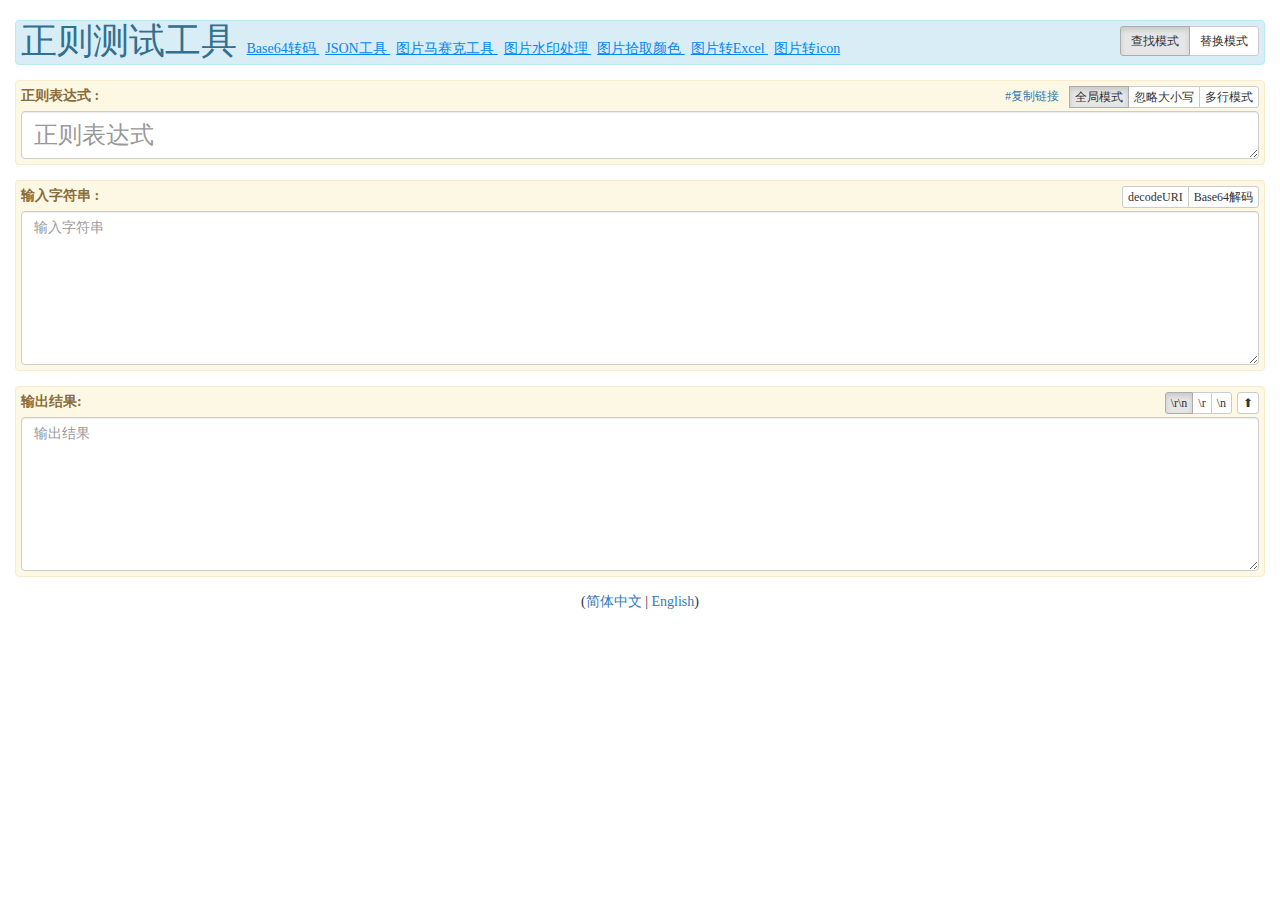
<file: index.html>
<!DOCTYPE html>
<html lang="zh">

<head>
    <meta charset="utf-8">
    <meta http-equiv="X-UA-Compatible" content="IE=edge">
    <meta name="viewport" content="width=device-width, initial-scale=1.0">
    <meta name="author" content="RegexBuddy">
    <meta name="renderer" content="webkit">
    <title>
        RegexBuddy-在线正则表达式测试工具
    </title>
	<meta name="keywords" content="RegexBuddy,JGsoft RegexBuddy ,regular expression generator,regular expression builder,ai regular expression generator,openai chat,正则表达式,正则表达式测试工具,在线正则表达式测试工具, 免费在线正则表达式测试工具-OPENAI" />
    <meta name="description" content="RegexBuddy,JGsoft RegexBuddy ,regular expression generator,regular expression builder,ai regular expression generator,openai chat,正则表达式,正则表达式测试工具,在线正则表达式测试工具, 免费在线正则表达式测试工具-OPENAI" />
	<link rel="canonical" href="https://reg.openai2025.com/index-cn.html/">
    <!-- Google tag (gtag.js) -->
    <script async src="https://www.googletagmanager.com/gtag/js?id=G-7K4LJ928WP"></script>
    <script>
        window.dataLayer = window.dataLayer || [];
        function gtag(){dataLayer.push(arguments);}
        gtag('js', new Date());

        gtag('config', 'G-7K4LJ928WP');
    </script>

    <script src="lib/jquery-1.9.1.js"></script>
    
    <link rel="stylesheet" href="lib/codemirror/codemirror.css">
    <script src="lib/codemirror/codemirror.js"></script>

    <link rel="stylesheet" href="lib/bootstrap/css/bootstrap.css">
    <script src="lib/bootstrap/js/bootstrap.js"></script>
    <script src="js/jch.Core.js"></script>
    <script src="js/jch.jRegexTester.js"></script>
    <script src="js/index.js"></script>
    <link href="css.css" rel="stylesheet" />
</head>

<body>
    <div class="container-fluid">
        <br>
        <div class="row">
            <div class="col-md-12">
                <div class="form-group">
                    <div class="btn-toolbar alert alert-info" role="toolbar">
                        <h1 class="title">
                            正则测试工具
                        </h1>
                        <a href="https://base64.openai2025.com" class="link-a" target="_blank" title="在线base64转码">Base64转码 </a>

                        <a href="https://json.openai2025.com" class="link-a" target="_blank" title="在线JSON工具">
                            JSON工具
                        </a>
                        <a title="图片马赛克工具" class="link-a" href="https://mosaic.openai2025.com" target="_blank">
                            图片马赛克工具
                        </a>
                        <a title="图片水印处理工具" class="link-a" href="https://watermark.openai2025.com" target="_blank">
                            图片水印处理
                        </a>
                        <a title="图片拾取颜色" class="link-a" href="https://getcolor.openai2025.com" target="_blank">
                            图片拾取颜色
                        </a>

                        <a title="图片转Excel" class="link-a" href="https://img2excel.openai2025.com" target="_blank">
                            图片转Excel
                        </a>

                        <a title="图片转icon" class="link-a" href="https://icon.openai2025.com" target="_blank">
                            图片转icon
                        </a>


                        <div class="btn-group btn-group-sm" data-toggle="buttons" role="group">

                            <label class="btn btn-default active">
                                <input type="radio" name="workMode" id="workModeMatch" value="0" checked>查找模式

                            </label>
                            <label class="btn btn-default">
                                <input type="radio" name="workMode" id="workModeReplace" value="1">替换模式


                            </label>
                        </div>
                    </div>
                    <button type="button" class="btn btn-success navbar-btn" id="btnRun" style="display:none">运行!</button>
                </div>
            </div>
        </div>
        <div class="row">
            <div class="col-md-12">
                <div class="form-group">
                    <div class="btn-toolbar alert alert-warning" role="toolbar">
   
                        <label for=''>正则表达式 :</label>
                        <div class="btn-group btn-group-xs" data-toggle="buttons" role="group">
                            <a href='javascript:;' class="copy-link" id="copyLink" title="复制当前正则表达式与替换字符串到URL">
                                #复制链接
                            </a>
                            <label class="btn btn-default active" title="选中为匹配所有符合项，否则只匹配第一项，参数g">
                                <input type="checkbox" name="RegExpOption" id="RegExpOptionGlobal" value="g" checked>全局模式
                            </label>
                            <label class="btn btn-default" title="选中则忽略大小写，参数i">
                                <input type="checkbox" name="RegExpOption" id="RegExpOptionIgnoreCase" value="i">忽略大小写
                            </label>
                            <label class="btn btn-default" title="选中则转义^和$为行的开始和结束，否则^和$为所有文本的开始和结束">
                                <input type="checkbox" name="RegExpOption" id="RegExpOptionMultiline" value="m">多行模式
                            </label>
                        </div>
                        <textarea class="form-control" style="font-size:x-large" name="" id="tbReg" cols="30" rows="1" placeholder="正则表达式" spellcheck="false"></textarea>
                    </div>
                </div>
            </div>
        </div>
        <div class="row">
            <div class="col-md-12">
                <div class="form-group">
                    <div class="btn-toolbar alert alert-warning" role="toolbar">
                        <label for=''>输入字符串 : </label>
                        <div class="btn-group btn-group-xs" role="group">
                            <label class="btn btn-default" title="将输入字符串调用decodeURIComponent解码" id="btnDecodeURI">decodeURI</label>
                            <label class="btn btn-default" title="将输入字符串当做base64进行解码" id="btnDecodeBase64">Base64解码</label>
                        </div>
                        <textarea class="form-control" name="" id="tbInput" cols="30" rows="7" placeholder="输入字符串" spellcheck="false"></textarea>
                    </div>
                </div>
            </div>
        </div>
        <div class="row">
            <div class="col-md-12">
                <div class="form-group">
                    <div class="btn-toolbar alert alert-warning" role="toolbar">
                        <label for="">替换内容 : </label>
                        <div class="btn-group btn-group-xs" data-toggle="buttons" role="group">
                            <label class="btn btn-default active" title="默认模式，指将源字符串中的匹配结果替换为新内容">
                                <input type="radio" name="replaceMode" id="replaceModeIncludeNoMatch" value="0" checked>包含不匹配的项目
                            </label>
                            <label class="btn btn-default" title="提取模式，用于将源字符串中匹配内容替换后新内容，常用于数据提取">
                                <input type="radio" name="replaceMode" id="replaceModeExcludeNoMatch" value="1">排除不匹配的项目
                            </label>
                        </div>
                        <textarea class="form-control" name="" id="tbReplace" cols="30" rows="3" placeholder="替换内容" spellcheck="false"></textarea>
                    </div>
                </div>
            </div>
        </div>
        <div class="row">
            <div class="col-md-12">
                <div class="form-group">
                    <div class="btn-toolbar alert alert-warning" role="toolbar">
                        <label for=''>输出结果:</label>

                        <div class="btn-group btn-group-xs" role="group">
                            <label class="btn btn-default" title="将输出结果导入输入内容框" id="btnOutputToInput">⬆</label>
                        </div>

                        <div class="btn-group btn-group-xs" data-toggle="buttons" role="group">
                            <label class="btn btn-default active" title="window系统换行符,CRLF">
                                <input type="radio" name="newLineChar" id="newLineCharCRLF" value="0" checked>\r\n
                            </label>
                            <label class="btn btn-default" title="Mac系统换行符,CR">
                                <input type="radio" name="newLineChar" id="newLineCharCR" value="1">\r
                            </label>
                            <label class="btn btn-default" title="Linux系统换行符,LF">
                                <input type="radio" name="newLineChar" id="newLineCharLF" value="2">\n
                            </label>
                        </div>
                        <textarea class="form-control" name="" id="tbOutput" cols="30" rows="7" placeholder="输出结果" spellcheck="false"></textarea>
                    </div>
                </div>
            </div>
        </div>
    </div>

    <center>(<a href="./index.html">简体中文</a> | <a href="./index-en.html">English</a>)</center>

</body>

</html>
</file>
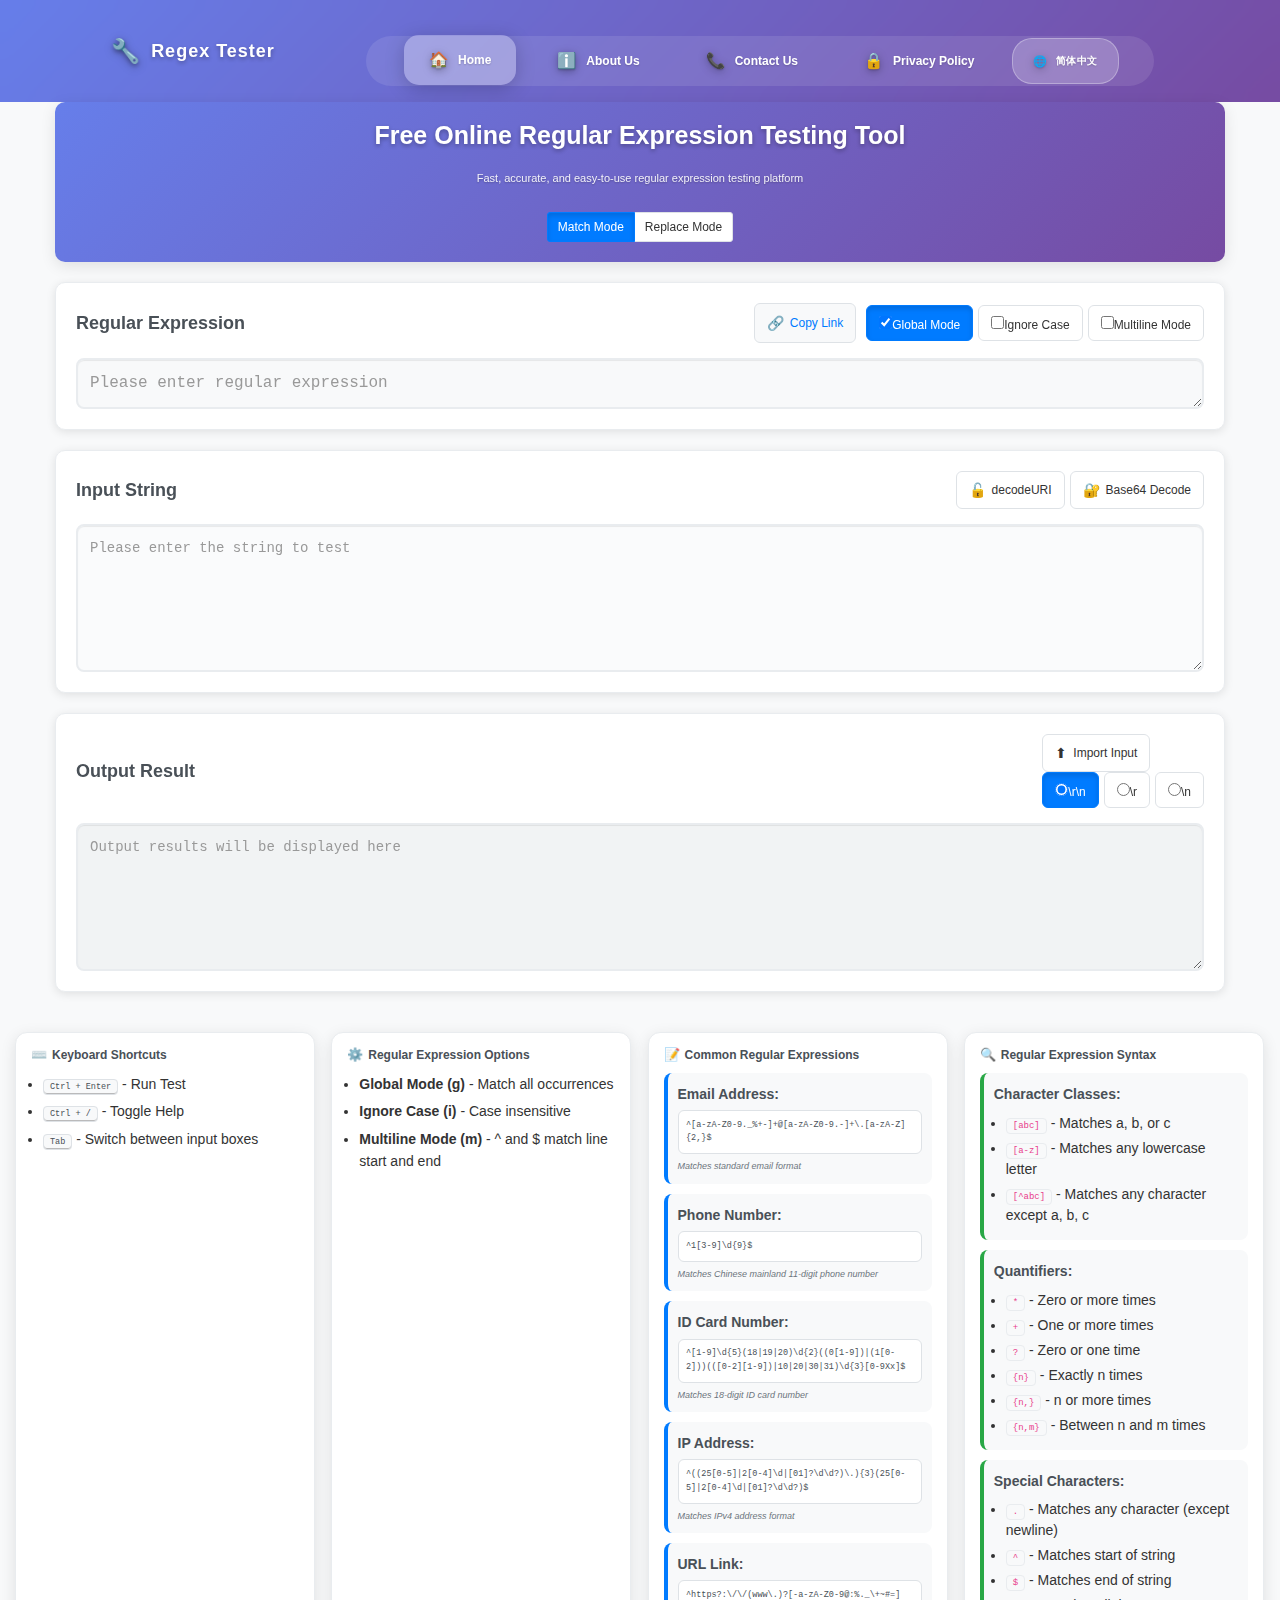
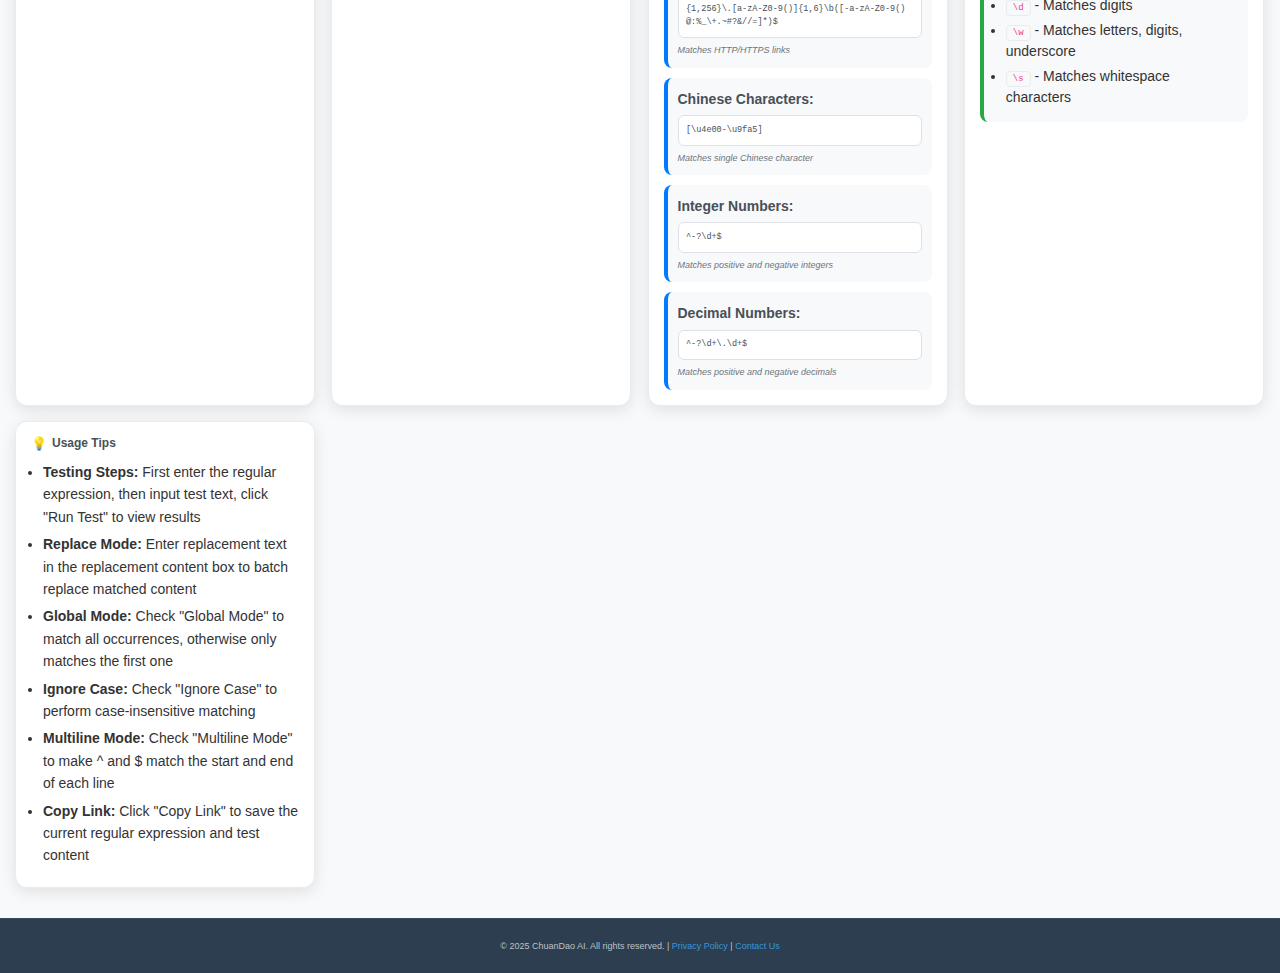
<file: en/index.html>
<!DOCTYPE html>
<html lang="en">

<head>
    <meta charset="utf-8">
    <meta http-equiv="X-UA-Compatible" content="IE=edge">
    <meta name="viewport" content="width=device-width, initial-scale=1.0, maximum-scale=1.0, user-scalable=no">
    <meta name="author" content="RegexBuddy">
    <meta name="renderer" content="webkit">
    <title>Free Online Regular Expression Testing Tool - Regex Generator | ChuanDao AI</title>
	<meta name="keywords" content="RegexBuddy,JGsoft RegexBuddy ,regular expression generator,regular expression builder,ai regular expression generator,openai chat,regex,regex tester,online regex tester,free online regex tester-OPENAI" />
    <meta name="description" content="RegexBuddy,JGsoft RegexBuddy ,regular expression generator,regular expression builder,ai regular expression generator,openai chat,regex,regex tester,online regex tester,free online regex tester-OPENAI" />
	<link rel="canonical" href="https://reg.openai2025.com/en/index.html">
    <!-- Google tag (gtag.js) -->
<script async src="https://www.googletagmanager.com/gtag/js?id=G-HWMGEQS9C0"></script>
<script>
  window.dataLayer = window.dataLayer || [];
  function gtag(){dataLayer.push(arguments);}
  gtag('js', new Date());

  gtag('config', 'G-HWMGEQS9C0');
</script>

    <script src="lib/jquery-1.9.1.js"></script>
    
    <link rel="stylesheet" href="lib/codemirror/codemirror.css">
    <script src="lib/codemirror/codemirror.js"></script>

    <link rel="stylesheet" href="lib/bootstrap/css/bootstrap.css">
    <script src="lib/bootstrap/js/bootstrap.js"></script>
    <script src="js/jch.Core.js"></script>
    <script src="js/jch.jRegexTester.js"></script>
    <script src="js/index.js"></script>
    <link href="css.css" rel="stylesheet" />
    <script async src="https://pagead2.googlesyndication.com/pagead/js/adsbygoogle.js?client=ca-pub-7274710287377352"
            crossorigin="anonymous"></script>
    
    <!-- 导航栏样式 -->
    <style>
        /* 导航栏基础样式 */
        .navbar {
            background: linear-gradient(135deg, #667eea 0%, #764ba2 100%);
            box-shadow: 0 8px 32px rgba(0,0,0,0.2);
            padding: 0;
            margin-bottom: 0;
            min-height: 90px;
            position: relative;
            width: 100%;
            backdrop-filter: blur(10px);
        }
        
        /* 导航栏包装器 - 控制背景宽度 */
        .navbar-wrapper {
            background: linear-gradient(135deg, #667eea 0%, #764ba2 100%);
            box-shadow: 0 8px 32px rgba(0,0,0,0.2);
            width: 100%;
            position: relative;
            overflow: hidden;
        }
        
        /* 添加光效背景 */
        .navbar-wrapper::before {
            content: '';
            position: absolute;
            top: 0;
            left: -100%;
            width: 100%;
            height: 100%;
            background: linear-gradient(90deg, transparent, rgba(255,255,255,0.1), transparent);
            animation: shimmer 3s infinite;
        }
        
        @keyframes shimmer {
            0% { left: -100%; }
            100% { left: 100%; }
        }
        
        /* 导航栏本身透明 */
        .navbar {
            background: transparent;
            box-shadow: none;
        }
        
        /* PC端品牌标识 */
        .navbar-brand {
            color: white !important;
            font-weight: 800;
            font-size: 1.8rem;
            padding: 25px 20px;
            text-decoration: none;
            display: flex;
            align-items: center;
            letter-spacing: 1px;
            text-shadow: 0 2px 4px rgba(0,0,0,0.3);
            transition: all 0.3s ease;
        }
        
        .navbar-brand:hover {
            color: white !important;
            text-decoration: none;
            transform: translateY(-2px);
            text-shadow: 0 4px 8px rgba(0,0,0,0.4);
        }
        
        /* PC端导航菜单 - 水平布局 */
        .navbar-nav {
            display: flex !important;
            align-items: center;
            margin: 0 !important;
            padding: 0 30px !important;
            flex-direction: row;
            width: auto !important;
            max-width: 800px !important;
            background: rgba(255,255,255,0.1);
            border-radius: 25px;
            margin-right: 0 !important;
            backdrop-filter: blur(10px);
        }
        
        .navbar-nav .nav-item {
            margin: 0;
        }
        
        /* PC端导航链接 */
        .navbar-nav .nav-link {
            color: white !important;
            font-weight: 600;
            padding: 15px 25px !important;
            text-decoration: none;
            border-radius: 15px;
            margin: 0 8px !important;
            transition: all 0.4s cubic-bezier(0.4, 0, 0.2, 1);
            display: flex;
            align-items: center;
            position: relative;
            font-size: 1.2rem;
            white-space: nowrap;
            text-shadow: 0 1px 2px rgba(0,0,0,0.2);
            overflow: hidden;
        }
        
        /* 悬停光效 */
        .navbar-nav .nav-link::before {
            content: '';
            position: absolute;
            top: 0;
            left: -100%;
            width: 100%;
            height: 100%;
            background: linear-gradient(90deg, transparent, rgba(255,255,255,0.2), transparent);
            transition: left 0.6s ease;
        }
        
        .navbar-nav .nav-link:hover::before {
            left: 100%;
        }
        
        .navbar-nav .nav-link:hover {
            background: rgba(255,255,255,0.25);
            color: white !important;
            text-decoration: none;
            transform: translateY(-3px);
            box-shadow: 0 8px 25px rgba(0,0,0,0.3);
        }
        
        .navbar-nav .nav-link.active {
            background: rgba(255,255,255,0.3);
            color: white !important;
            box-shadow: 0 4px 20px rgba(0,0,0,0.2);
            transform: translateY(-1px);
        }
        
        /* 图标样式 */
        .brand-icon, .nav-icon {
            margin-right: 10px;
            font-size: 1.3em;
            filter: drop-shadow(0 2px 4px rgba(0,0,0,0.3));
            transition: transform 0.3s ease;
        }
        
        .nav-link:hover .nav-icon {
            transform: scale(1.1);
        }
        
        /* 移动端图标增强 */
        @media (max-width: 991px) {
            .nav-icon {
                filter: drop-shadow(0 2px 4px rgba(0,0,0,0.7)) !important;
                font-size: 1.2em !important;
            }
        }
        
        /* 移动端菜单按钮 - 默认隐藏 */
        .navbar-toggler {
            border: none;
            color: white;
            font-size: 1.8rem;
            padding: 15px 20px;
            border-radius: 12px;
            transition: all 0.3s ease;
            background: rgba(255,255,255,0.15);
            backdrop-filter: blur(10px);
            display: none; /* PC端默认隐藏 */
        }
        
        .navbar-toggler:hover {
            background: rgba(255,255,255,0.25);
            transform: scale(1.05);
        }
        
        .navbar-toggler:focus {
            box-shadow: none;
            outline: none;
        }
        
        /* 移动端菜单 */
        .navbar-collapse {
            border-radius: 20px;
            margin: 15px;
            padding: 20px;
            backdrop-filter: blur(15px);
        }
        
        /* 移动端样式 */
        @media (max-width: 991px) {
            .navbar {
                min-height: 70px;
                padding: 0;
                position: relative !important;
                z-index: 999999 !important;
                overflow: visible !important;
            }
            
            /* 移动端使用container-fluid实现全屏 */
            .navbar .container {
                max-width: 100% !important;
                width: 100% !important;
                padding: 0 20px !important;
                margin: 0 !important;
                position: relative !important;
                overflow: visible !important;
            }
            
            .navbar-brand {
                font-size: 1.4rem;
                padding: 18px 0;
            }
            
            /* 移动端显示汉堡菜单按钮 */
            .navbar-toggler {
                display: block !important;
                background: rgba(255,255,255,0.2) !important;
                border: 1px solid rgba(255,255,255,0.3) !important;
                border-radius: 8px !important;
                padding: 12px 16px !important;
            }
            
            /* 移动端菜单容器 */
            .navbar-collapse {
                background: rgba(102, 126, 234, 0.95) !important;
                margin: 0 !important;
                padding: 0 !important;
                border-radius: 0 !important;
                width: 100% !important;
                position: absolute !important;
                top: 100% !important;
                left: 0 !important;
                right: 0 !important;
                z-index: 999999 !important;
                box-shadow: 0 8px 32px rgba(0,0,0,0.3) !important;
                backdrop-filter: blur(10px) !important;
                border-top: 1px solid rgba(255,255,255,0.3) !important;
            }
            
            /* 移动端菜单项容器 */
            .navbar-nav {
                flex-direction: column !important;
                width: 100% !important;
                background: rgba(0,0,0,0.1) !important;
                margin: 0 !important;
                padding: 0 !important;
                max-width: none !important;
                display: flex !important;
                position: relative !important;
                z-index: 999999 !important;
            }
            
            /* 移动端菜单项 */
            .navbar-nav .nav-link {
                justify-content: center;
                margin: 0;
                padding: 18px 20px;
                width: 100%;
                border-radius: 0;
                font-size: 1.1rem;
                font-weight: 600;
                text-align: center;
                background: rgba(255,255,255,0.1);
                backdrop-filter: blur(15px);
                border-bottom: 1px solid rgba(255,255,255,0.15);
                display: block !important;
                visibility: visible !important;
                position: relative !important;
                z-index: 999999 !important;
                color: white !important;
                text-shadow: 0 1px 2px rgba(0,0,0,0.3);
                transition: all 0.3s ease;
            }
            
            .navbar-nav .nav-link:hover {
                transform: none;
                background: rgba(255,255,255,0.2) !important;
                color: white !important;
                text-shadow: 0 2px 4px rgba(0,0,0,0.4);
            }
            
            .navbar-nav .nav-link.active {
                background: rgba(255,255,255,0.25) !important;
                color: white !important;
                box-shadow: 0 2px 10px rgba(0,0,0,0.2);
                text-shadow: 0 2px 4px rgba(0,0,0,0.4);
            }
            
            .navbar-nav .nav-link:last-child {
                border-bottom: none;
            }
            
            /* 确保菜单能正确显示 */
            .navbar-collapse.collapse {
                display: none !important;
            }
            
            .navbar-collapse.collapse.show {
                display: block !important;
            }
            
            /* 强制显示菜单 */
            .navbar-collapse.show {
                display: block !important;
                visibility: visible !important;
            }
            
            /* 强制显示菜单项 */
            .navbar-nav .nav-item {
                display: block !important;
                width: 100% !important;
                position: relative !important;
                z-index: 999999 !important;
            }
            
            /* 确保菜单不被其他元素遮挡 */
            .navbar-collapse.show .navbar-nav {
                display: flex !important;
                flex-direction: column !important;
            }
            
            /* 强制菜单在下方显示，覆盖Bootstrap默认样式 */
            .navbar-collapse {
                position: absolute !important;
                top: 100% !important;
                left: 0 !important;
                right: 0 !important;
                width: 100% !important;
                background: rgba(102, 126, 234, 0.95) !important;
                margin: 0 !important;
                padding: 0 !important;
                border-radius: 0 !important;
                box-shadow: 0 8px 32px rgba(0,0,0,0.3) !important;
                backdrop-filter: blur(10px) !important;
                border-top: 1px solid rgba(255,255,255,0.3) !important;
                z-index: 999999 !important;
            }
            
            /* 确保菜单项垂直排列 */
            .navbar-collapse .navbar-nav {
                flex-direction: column !important;
                width: 100% !important;
                margin: 0 !important;
                padding: 0 !important;
            }
        }
        
        /* 小屏幕优化 */
        @media (max-width: 576px) {
            .navbar .container {
                padding: 0 15px !important;
            }
            
            .navbar-brand {
                font-size: 1.2rem;
                padding: 15px 0;
                width: 100%;
            }
            
            .navbar-nav .nav-link {
                padding: 14px 16px;
                font-size: 0.95rem;
                margin: 4px 0;
            }
            
            .navbar-toggler {
                padding: 10px 14px !important;
            }
        }
        
        /* 页面标题样式 */
        .main-title {
            font-size: 2.5rem;
            margin-bottom: 0.5rem;
            font-weight: 700;
        }
        
        .subtitle {
            font-size: 1.1rem;
            margin-bottom: 1rem;
            font-weight: 400;
        }
        
        @media (max-width: 768px) {
            .main-title {
                font-size: 2rem;
            }
            
            .subtitle {
                font-size: 1rem;
            }
        }
        
        /* 确保导航栏和主内容区域宽度完全一致 */
        .navbar .container,
        .main-content.container {
            max-width: 1200px;
            margin: 0 auto;
            padding: 0 15px;
            width: 100%;
        }
        
        .navbar .container {
            display: flex;
            align-items: center;
            justify-content: space-between;
        }
        
        /* 确保导航栏背景延伸到整个屏幕宽度 */
        .navbar {
            width: 100%;
        }
        
        /* 移动端强制全屏显示 */
        @media (max-width: 991px) {
            .navbar-wrapper {
                width: 100vw !important;
                margin-left: calc(-50vw + 50%) !important;
                margin-right: calc(-50vw + 50%) !important;
                position: relative;
                left: 50%;
                right: 50%;
                transform: translateX(-50%);
                z-index: 999999 !important;
                overflow: visible !important;
            }
            
            .navbar {
                width: 100% !important;
                padding: 0 !important;
                margin: 0 !important;
                position: relative !important;
                z-index: 999999 !important;
                overflow: visible !important;
            }
            
            .navbar .container {
                width: 100% !important;
                max-width: 100% !important;
                margin: 0 !important;
                padding: 0 20px !important;
                position: relative !important;
                z-index: 999999 !important;
                overflow: visible !important;
            }
            
            /* 确保没有父容器的限制 */
            * {
                box-sizing: border-box;
            }
            
            /* 确保菜单不被其他内容遮挡 */
            .main-content-wrapper {
                position: relative;
                z-index: 1;
            }
            
            /* 确保主内容区域不会覆盖菜单 */
            .main-content-wrapper .container {
                position: relative;
                z-index: 1;
            }
            
            /* 确保所有主内容元素都在菜单下方 */
            .main-content-wrapper * {
                position: relative;
                z-index: 1;
            }
        }
        
        /* 主内容包装器 - 控制背景宽度 */
        .main-content-wrapper {
            background: #f8f9fa;
            width: 100%;
            position: relative;
            z-index: 1;
        }
        
        /* 确保主内容区域的行和列也使用相同的宽度 */
        .main-content .row {
            margin: 0;
            position: relative;
            z-index: 1;
        }
        
        .main-content .col-xs-12 {
            padding: 0;
            position: relative;
            z-index: 1;
        }
        
        /* 确保主内容区域内的所有元素都在菜单下方 */
        .main-content-wrapper * {
            position: relative;
            z-index: 1;
        }
        
        .navbar-nav.ml-auto {
            margin-left: auto !important;
            margin-right: 0 !important;
        }
        
        /* 修复可能的Bootstrap冲突 */
        .navbar-nav .nav-item {
            list-style: none;
        }
        
        /* 确保图标和文字正确对齐 */
        .nav-link {
            line-height: 1.4;
        }
        
        .nav-icon {
            vertical-align: middle;
        }
        
        /* 语言切换按钮特殊样式 */
        .language-switch-nav .nav-link {
            background: rgba(255,255,255,0.2) !important;
            border: 1px solid rgba(255,255,255,0.3) !important;
            border-radius: 20px !important;
            margin: 0 5px !important;
            padding: 12px 20px !important;
            font-weight: 700 !important;
            text-transform: uppercase !important;
            letter-spacing: 0.5px !important;
            transition: all 0.3s ease !important;
            font-size: 1rem !important;
        }
        
        .language-switch-nav .nav-link:hover {
            background: rgba(255,255,255,0.3) !important;
            border-color: rgba(255,255,255,0.5) !important;
            transform: translateY(-2px) !important;
            box-shadow: 0 6px 20px rgba(0,0,0,0.2) !important;
        }
        
        .language-switch-nav .nav-icon {
            font-size: 1.1em !important;
            margin-right: 8px !important;
        }
        
        /* 移动端语言切换按钮样式 */
        @media (max-width: 991px) {
            .language-switch-nav .nav-link {
                background: rgba(255,255,255,0.15) !important;
                border: 1px solid rgba(255,255,255,0.25) !important;
                border-radius: 15px !important;
                margin: 8px 0 !important;
                padding: 16px 20px !important;
                font-weight: 600 !important;
                text-align: center !important;
            }
            
            .language-switch-nav .nav-link:hover {
                background: rgba(255,255,255,0.25) !important;
                transform: none !important;
                box-shadow: 0 4px 15px rgba(0,0,0,0.2) !important;
            }
        }
        
        /* 版权信息样式 */
        .footer {
            background: #2c3e50;
            color: white;
            padding: 2rem 0;
            margin-top: 3rem;
            border-top: 1px solid #34495e;
        }
        
        .copyright {
            text-align: center;
            margin: 0;
        }
        
        .copyright p {
            margin: 0;
            font-size: 0.9rem;
            color: #bdc3c7;
        }
        
        .copyright a {
            color: #3498db;
            text-decoration: none;
            transition: color 0.3s ease;
        }
        
        .copyright a:hover {
            color: #5dade2;
            text-decoration: underline;
        }
        
        /* 帮助区域样式 */
        .help-section {
            margin: 2rem 0;
            padding: 0 15px;
        }
        
        .help-content {
            display: grid;
            grid-template-columns: repeat(auto-fit, minmax(300px, 1fr));
            gap: 1.5rem;
            margin-top: 1rem;
        }
        
        .help-card {
            background: white;
            border-radius: 12px;
            padding: 1.5rem;
            box-shadow: 0 4px 15px rgba(0,0,0,0.1);
            border: 1px solid #e9ecef;
            transition: transform 0.3s ease, box-shadow 0.3s ease;
        }
        
        .help-card:hover {
            transform: translateY(-2px);
            box-shadow: 0 8px 25px rgba(0,0,0,0.15);
        }
        
        .help-card h4 {
            color: #495057;
            margin-bottom: 1rem;
            font-size: 1.2rem;
            font-weight: 600;
            display: flex;
            align-items: center;
            gap: 0.5rem;
        }
        
        .help-card h4 .help-icon {
            font-size: 1.3rem;
        }
        
        .help-card ul {
            margin: 0;
            padding-left: 1.2rem;
        }
        
        .help-card li {
            margin-bottom: 0.5rem;
            line-height: 1.6;
        }
        
        .help-card kbd {
            background: #f8f9fa;
            border: 1px solid #dee2e6;
            border-radius: 4px;
            padding: 2px 6px;
            font-size: 0.85rem;
            color: #495057;
            font-family: 'Courier New', monospace;
        }
        
        .help-card code {
            background: #f8f9fa;
            border: 1px solid #e9ecef;
            border-radius: 4px;
            padding: 2px 6px;
            font-size: 0.9rem;
            color: #e83e8c;
            font-family: 'Courier New', monospace;
            word-break: break-all;
        }
        
        /* 正则表达式示例样式 */
        .regex-examples {
            display: flex;
            flex-direction: column;
            gap: 1rem;
        }
        
        .example-item {
            padding: 1rem;
            background: #f8f9fa;
            border-radius: 8px;
            border-left: 4px solid #007bff;
        }
        
        .example-item strong {
            color: #495057;
            display: block;
            margin-bottom: 0.5rem;
        }
        
        .example-item code {
            display: block;
            background: #fff;
            border: 1px solid #dee2e6;
            padding: 0.75rem;
            margin: 0.5rem 0;
            border-radius: 6px;
            font-size: 0.85rem;
            color: #495057;
            word-break: break-all;
            white-space: pre-wrap;
        }
        
        .example-desc {
            color: #6c757d;
            font-size: 0.9rem;
            margin: 0.5rem 0 0 0;
            font-style: italic;
        }
        
        /* 语法示例样式 */
        .syntax-examples {
            display: flex;
            flex-direction: column;
            gap: 1rem;
        }
        
        .syntax-item {
            padding: 1rem;
            background: #f8f9fa;
            border-radius: 8px;
            border-left: 4px solid #28a745;
        }
        
        .syntax-item strong {
            color: #495057;
            display: block;
            margin-bottom: 0.75rem;
        }
        
        .syntax-item ul {
            margin: 0;
            padding-left: 1.2rem;
        }
        
        .syntax-item li {
            margin-bottom: 0.4rem;
            line-height: 1.5;
        }
        
        /* 响应式设计 */
        @media (max-width: 768px) {
            .help-content {
                grid-template-columns: 1fr;
                gap: 1rem;
            }
            
            .help-card {
                padding: 1rem;
            }
            
            .help-card h4 {
                font-size: 1.1rem;
            }
            
            .example-item code {
                font-size: 0.8rem;
                padding: 0.5rem;
            }
        }
    </style>
    
    <!-- 增强的JavaScript功能 -->
    <script>

        // 页面初始化
        document.addEventListener('DOMContentLoaded', function() {
            // 监听输入变化（已移除状态指示器相关代码）

            // 快捷键支持
            document.addEventListener('keydown', function(e) {
                // Ctrl + Enter 运行测试
                if (e.ctrlKey && e.key === 'Enter') {
                    e.preventDefault();
                    const runBtn = document.getElementById('btnRun');
                    if (runBtn && runBtn.style.display !== 'none') {
                        runBtn.click();
                    }
                }
            });

            // 复制链接功能增强
            const copyLink = document.getElementById('copyLink');
            if (copyLink) {
                copyLink.addEventListener('click', function() {
                    // 这里可以添加实际的复制功能
                    this.innerHTML = '<span class="copy-icon">✅</span> Copied';
                    setTimeout(() => {
                        this.innerHTML = '<span class="copy-icon">🔗</span> Copy Link';
                    }, 2000);
                });
            }

            // 移动端菜单修复
            const navbarToggler = document.querySelector('.navbar-toggler');
            const navbarCollapse = document.querySelector('.navbar-collapse');
            
            if (navbarToggler && navbarCollapse) {
                navbarToggler.addEventListener('click', function() {
                    // 手动切换菜单显示状态
                    if (navbarCollapse.classList.contains('show')) {
                        navbarCollapse.classList.remove('show');
                        navbarCollapse.style.display = 'none';
                    } else {
                        navbarCollapse.classList.add('show');
                        navbarCollapse.style.display = 'block';
                    }
                });
            }
        });
    </script>
</head>

<body>

    <!-- 导航栏 -->
    <div class="navbar-wrapper">
        <nav class="navbar navbar-expand-lg navbar-dark">
            <div class="container">
                <a class="navbar-brand" href="index.html">
                    <span class="brand-icon">🔧</span>
                    Regex Tester
                </a>
                
                <button class="navbar-toggler" type="button" data-toggle="collapse" data-target="#navbarNav" aria-controls="navbarNav" aria-expanded="false" aria-label="Toggle navigation">
                    <span class="navbar-toggler-icon">☰</span>
                </button>
                
                <div class="collapse navbar-collapse" id="navbarNav">
                    <ul class="navbar-nav ml-auto">
                        <li class="nav-item">
                            <a class="nav-link active" href="index.html">
                                <span class="nav-icon">🏠</span>
                                Home
                            </a>
                        </li>
                        <li class="nav-item">
                            <a class="nav-link" href="about.html">
                                <span class="nav-icon">ℹ️</span>
                                About Us
                            </a>
                        </li>
                        <li class="nav-item">
                            <a class="nav-link" href="contact.html">
                                <span class="nav-icon">📞</span>
                                Contact Us
                            </a>
                        </li>
                        <li class="nav-item">
                            <a class="nav-link" href="privacy.html">
                                <span class="nav-icon">🔒</span>
                                Privacy Policy
                            </a>
                        </li>
                        <li class="nav-item language-switch-nav">
                            <a class="nav-link" href="../index.html">
                                <span class="nav-icon">🌐</span>
                                简体中文
                            </a>
                        </li>
                    </ul>
                </div>
            </div>
        </nav>
    </div>

    <div class="main-content-wrapper">
        <div class="container main-content">
        <div class="row">
            <div class="col-xs-12">
                <div class="header-section">
                    <div class="header-content">
                        <div class="title-section">
                            <h1 class="main-title">
                                Free Online Regular Expression Testing Tool
                            </h1>
                            <p class="subtitle">Fast, accurate, and easy-to-use regular expression testing platform</p>
                        </div>
                    </div>
                    <div class="mode-selector">
                        <div class="btn-group btn-group-sm" data-toggle="buttons" role="group">
                            <label class="btn btn-default active">
                                <input type="radio" name="workMode" id="workModeMatch" value="0" checked>Match Mode
                            </label>
                            <label class="btn btn-default">
                                <input type="radio" name="workMode" id="workModeReplace" value="1">Replace Mode
                            </label>
                        </div>
                    </div>
                    <button type="button" class="btn btn-success run-btn" id="btnRun" style="display:none">
                        <span class="btn-icon">▶</span>
                        Run Test
                        <span class="shortcut-hint">(Ctrl+Enter)</span>
                    </button>
                </div>
            </div>
        </div>
        <div class="row">
            <div class="col-xs-12">
                <div class="input-section">
                    <div class="section-header">
                        <label class="section-label">Regular Expression</label>
                        <div class="section-controls">
                            <button class="copy-link" id="copyLink" title="Copy current regular expression and replacement string to URL">
                                <span class="copy-icon">🔗</span>
                                Copy Link
                            </button>
                            <div class="option-buttons">
                                <label class="btn btn-default active" title="Check to match all occurrences, otherwise only match the first occurrence, parameter g">
                                    <input type="checkbox" name="RegExpOption" id="RegExpOptionGlobal" value="g" checked>Global Mode
                                </label>
                                <label class="btn btn-default" title="Check to ignore case, parameter i">
                                    <input type="checkbox" name="RegExpOption" id="RegExpOptionIgnoreCase" value="i">Ignore Case
                                </label>
                                <label class="btn btn-default" title="Check to escape ^ and $ as line start and end, otherwise ^ and $ are start and end of all text">
                                    <input type="checkbox" name="RegExpOption" id="RegExpOptionMultiline" value="m">Multiline Mode
                                </label>
                            </div>
                        </div>
                    </div>
                    <textarea class="form-control regex-input" name="" id="tbReg" cols="30" rows="1" placeholder="Please enter regular expression" spellcheck="false"></textarea>
                </div>
            </div>
        </div>
        <div class="row">
            <div class="col-xs-12">
                <div class="input-section">
                    <div class="section-header">
                        <label class="section-label">Input String</label>
                        <div class="section-controls">
                            <div class="decode-buttons">
                                <button class="btn btn-default decode-btn" title="Decode input string using decodeURIComponent" id="btnDecodeURI">
                                    <span class="btn-icon">🔓</span>
                                    decodeURI
                                </button>
                                <button class="btn btn-default decode-btn" title="Decode input string as base64" id="btnDecodeBase64">
                                    <span class="btn-icon">🔐</span>
                                    Base64 Decode
                                </button>
                            </div>
                        </div>
                    </div>
                    <textarea class="form-control text-input" name="" id="tbInput" cols="30" rows="6" placeholder="Please enter the string to test" spellcheck="false"></textarea>
                </div>
            </div>
        </div>
        <div class="row">
            <div class="col-xs-12">
                <div class="input-section">
                    <div class="section-header">
                        <label class="section-label">Replacement Content</label>
                        <div class="section-controls">
                            <div class="replace-mode-buttons">
                                <label class="btn btn-default active" title="Default mode, replace matched results in source string with new content">
                                    <input type="radio" name="replaceMode" id="replaceModeIncludeNoMatch" value="0" checked>Include Non-matching Items
                                </label>
                                <label class="btn btn-default" title="Extract mode, used to replace matched content in source string with new content, commonly used for data extraction">
                                    <input type="radio" name="replaceMode" id="replaceModeExcludeNoMatch" value="1">Exclude Non-matching Items
                                </label>
                            </div>
                        </div>
                    </div>
                    <textarea class="form-control replace-input" name="" id="tbReplace" cols="30" rows="3" placeholder="Please enter replacement content" spellcheck="false"></textarea>
                </div>
            </div>
        </div>
        <div class="row">
            <div class="col-xs-12">
                <div class="input-section">
                    <div class="section-header">
                        <label class="section-label">Output Result</label>
                        <div class="section-controls">
                            <div class="output-controls">
                                <button class="btn btn-default output-btn" title="Import output result to input content box" id="btnOutputToInput">
                                    <span class="btn-icon">⬆</span>
                                    Import Input
                                </button>
                                <div class="newline-buttons">
                                    <label class="btn btn-default active" title="Windows system line break, CRLF">
                                        <input type="radio" name="newLineChar" id="newLineCharCRLF" value="0" checked>\r\n
                                    </label>
                                    <label class="btn btn-default" title="Mac system line break, CR">
                                        <input type="radio" name="newLineChar" id="newLineCharCR" value="1">\r
                                    </label>
                                    <label class="btn btn-default" title="Linux system line break, LF">
                                        <input type="radio" name="newLineChar" id="newLineCharLF" value="2">\n
                                    </label>
                                </div>
                            </div>
                        </div>
                    </div>
                    <textarea class="form-control output-input" name="" id="tbOutput" cols="30" rows="6" placeholder="Output results will be displayed here" spellcheck="false"></textarea>
                </div>
                </div>
            </div>
        </div>
    </div>

    <!-- 帮助提示区域 -->
    <div class="help-section">
        <div class="help-content" id="helpContent">
            <div class="help-card">
                <h4><span class="help-icon">⌨️</span> Keyboard Shortcuts</h4>
                <ul>
                    <li><kbd>Ctrl + Enter</kbd> - Run Test</li>
                    <li><kbd>Ctrl + /</kbd> - Toggle Help</li>
                    <li><kbd>Tab</kbd> - Switch between input boxes</li>
                </ul>
            </div>
            <div class="help-card">
                <h4><span class="help-icon">⚙️</span> Regular Expression Options</h4>
                <ul>
                    <li><strong>Global Mode (g)</strong> - Match all occurrences</li>
                    <li><strong>Ignore Case (i)</strong> - Case insensitive</li>
                    <li><strong>Multiline Mode (m)</strong> - ^ and $ match line start and end</li>
                </ul>
            </div>
            <div class="help-card">
                <h4><span class="help-icon">📝</span> Common Regular Expressions</h4>
                <div class="regex-examples">
                    <div class="example-item">
                        <strong>Email Address:</strong>
                        <code>^[a-zA-Z0-9._%+-]+@[a-zA-Z0-9.-]+\.[a-zA-Z]{2,}$</code>
                        <p class="example-desc">Matches standard email format</p>
                    </div>
                    <div class="example-item">
                        <strong>Phone Number:</strong>
                        <code>^1[3-9]\d{9}$</code>
                        <p class="example-desc">Matches Chinese mainland 11-digit phone number</p>
                    </div>
                    <div class="example-item">
                        <strong>ID Card Number:</strong>
                        <code>^[1-9]\d{5}(18|19|20)\d{2}((0[1-9])|(1[0-2]))(([0-2][1-9])|10|20|30|31)\d{3}[0-9Xx]$</code>
                        <p class="example-desc">Matches 18-digit ID card number</p>
                    </div>
                    <div class="example-item">
                        <strong>IP Address:</strong>
                        <code>^((25[0-5]|2[0-4]\d|[01]?\d\d?)\.){3}(25[0-5]|2[0-4]\d|[01]?\d\d?)$</code>
                        <p class="example-desc">Matches IPv4 address format</p>
                    </div>
                    <div class="example-item">
                        <strong>URL Link:</strong>
                        <code>^https?:\/\/(www\.)?[-a-zA-Z0-9@:%._\+~#=]{1,256}\.[a-zA-Z0-9()]{1,6}\b([-a-zA-Z0-9()@:%_\+.~#?&//=]*)$</code>
                        <p class="example-desc">Matches HTTP/HTTPS links</p>
                    </div>
                    <div class="example-item">
                        <strong>Chinese Characters:</strong>
                        <code>[\u4e00-\u9fa5]</code>
                        <p class="example-desc">Matches single Chinese character</p>
                    </div>
                    <div class="example-item">
                        <strong>Integer Numbers:</strong>
                        <code>^-?\d+$</code>
                        <p class="example-desc">Matches positive and negative integers</p>
                    </div>
                    <div class="example-item">
                        <strong>Decimal Numbers:</strong>
                        <code>^-?\d+\.\d+$</code>
                        <p class="example-desc">Matches positive and negative decimals</p>
                    </div>
                </div>
            </div>
            <div class="help-card">
                <h4><span class="help-icon">🔍</span> Regular Expression Syntax</h4>
                <div class="syntax-examples">
                    <div class="syntax-item">
                        <strong>Character Classes:</strong>
                        <ul>
                            <li><code>[abc]</code> - Matches a, b, or c</li>
                            <li><code>[a-z]</code> - Matches any lowercase letter</li>
                            <li><code>[^abc]</code> - Matches any character except a, b, c</li>
                        </ul>
                    </div>
                    <div class="syntax-item">
                        <strong>Quantifiers:</strong>
                        <ul>
                            <li><code>*</code> - Zero or more times</li>
                            <li><code>+</code> - One or more times</li>
                            <li><code>?</code> - Zero or one time</li>
                            <li><code>{n}</code> - Exactly n times</li>
                            <li><code>{n,}</code> - n or more times</li>
                            <li><code>{n,m}</code> - Between n and m times</li>
                        </ul>
                    </div>
                    <div class="syntax-item">
                        <strong>Special Characters:</strong>
                        <ul>
                            <li><code>.</code> - Matches any character (except newline)</li>
                            <li><code>^</code> - Matches start of string</li>
                            <li><code>$</code> - Matches end of string</li>
                            <li><code>\d</code> - Matches digits</li>
                            <li><code>\w</code> - Matches letters, digits, underscore</li>
                            <li><code>\s</code> - Matches whitespace characters</li>
                        </ul>
                    </div>
                </div>
            </div>
            <div class="help-card">
                <h4><span class="help-icon">💡</span> Usage Tips</h4>
                <ul>
                    <li><strong>Testing Steps:</strong> First enter the regular expression, then input test text, click "Run Test" to view results</li>
                    <li><strong>Replace Mode:</strong> Enter replacement text in the replacement content box to batch replace matched content</li>
                    <li><strong>Global Mode:</strong> Check "Global Mode" to match all occurrences, otherwise only matches the first one</li>
                    <li><strong>Ignore Case:</strong> Check "Ignore Case" to perform case-insensitive matching</li>
                    <li><strong>Multiline Mode:</strong> Check "Multiline Mode" to make ^ and $ match the start and end of each line</li>
                    <li><strong>Copy Link:</strong> Click "Copy Link" to save the current regular expression and test content</li>
                </ul>
            </div>
        </div>
    </div>

    <div class="footer">
        <div class="copyright">
            <p>&copy; 2025 ChuanDao AI. All rights reserved. | <a href="privacy.html">Privacy Policy</a> | <a href="contact.html">Contact Us</a></p>
        </div>
    </div>

</body>

</html>
</file>
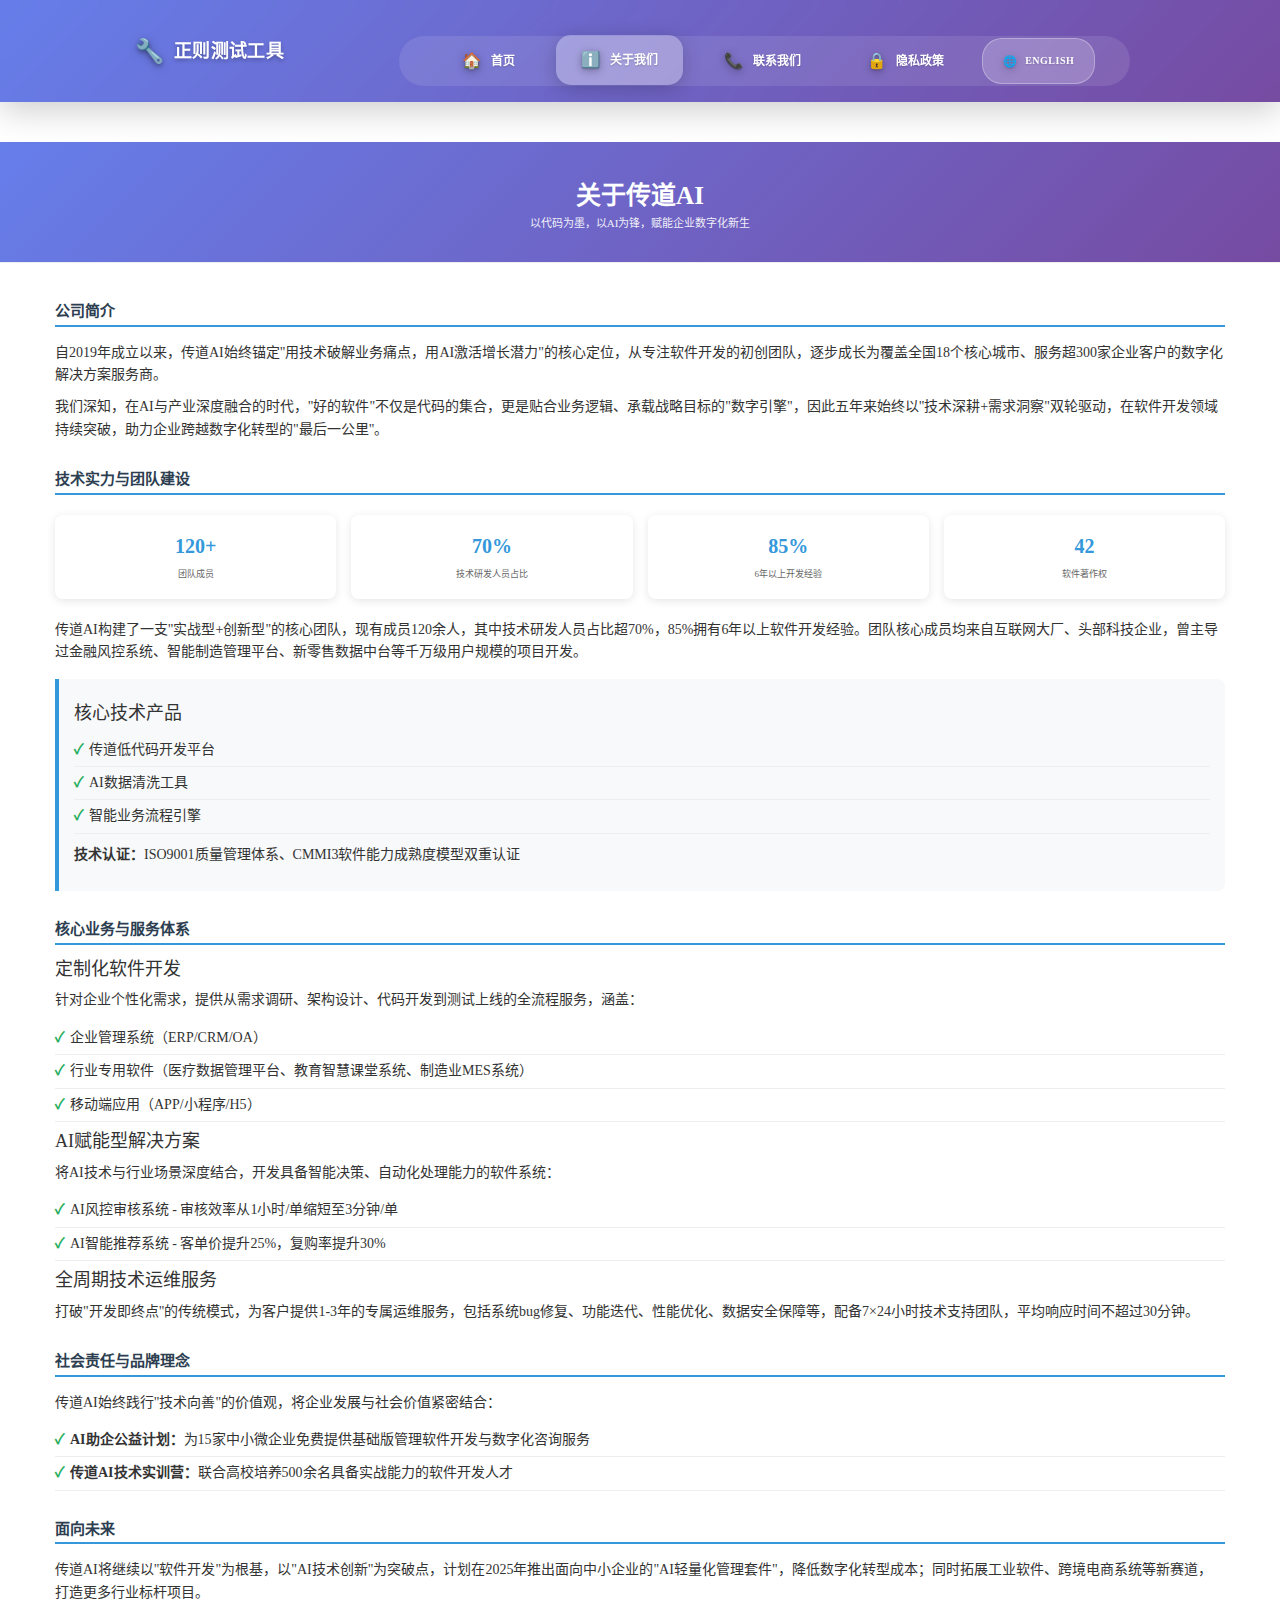
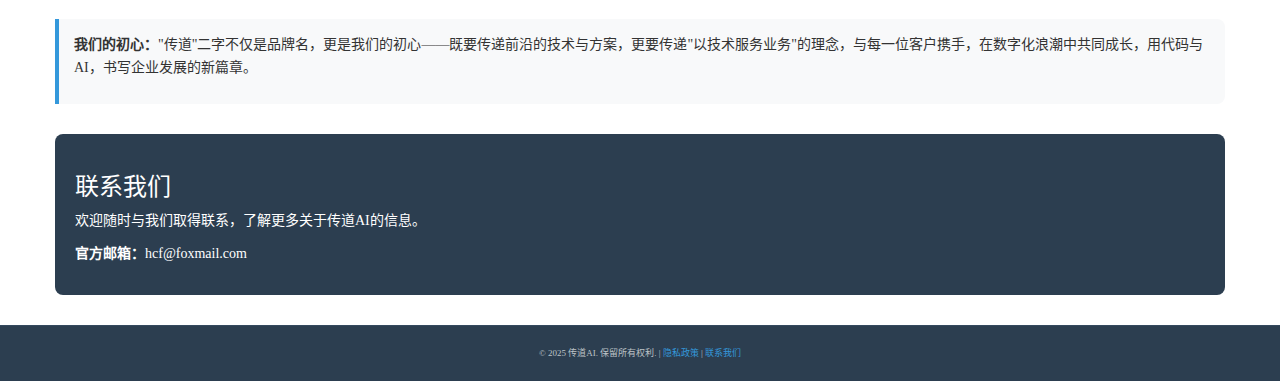
<file: about.html>
<!DOCTYPE html>
<html lang="zh-CN">
<head>
    <meta charset="UTF-8">
    <meta name="viewport" content="width=device-width, initial-scale=1.0">
    <title>关于我们 - 免费在线正则表达式测试工具 - 正则表达式生成器 | 传道AI</title>
    <link rel="stylesheet" href="lib/bootstrap/css/bootstrap.min.css">
    <link rel="stylesheet" href="css.css">
    
    <!-- Google tag (gtag.js) -->
    <script async src="https://www.googletagmanager.com/gtag/js?id=G-HWMGEQS9C0"></script>
    <script>
      window.dataLayer = window.dataLayer || [];
      function gtag(){dataLayer.push(arguments);}
      gtag('js', new Date());

      gtag('config', 'G-HWMGEQS9C0');
    </script>
    <style>
        body {
            font-family: -apple-system, BlinkMacSystemFont, 'Segoe UI', 'PingFang SC', 'Hiragino Sans GB', 'Microsoft YaHei', sans-serif;
            line-height: 1.6;
            color: #333;
        }
        
        /* 导航栏样式 */
        .navbar {
            background: linear-gradient(135deg, #667eea 0%, #764ba2 100%);
            box-shadow: 0 8px 32px rgba(0,0,0,0.2);
            padding: 0;
            margin-bottom: 0;
            min-height: 90px;
            position: relative;
            width: 100%;
            backdrop-filter: blur(10px);
        }
        
        .navbar-wrapper {
            background: linear-gradient(135deg, #667eea 0%, #764ba2 100%);
            box-shadow: 0 8px 32px rgba(0,0,0,0.2);
            width: 100%;
            position: relative;
            overflow: hidden;
        }
        
        .navbar-wrapper::before {
            content: '';
            position: absolute;
            top: 0;
            left: -100%;
            width: 100%;
            height: 100%;
            background: linear-gradient(90deg, transparent, rgba(255,255,255,0.1), transparent);
            animation: shimmer 3s infinite;
        }
        
        @keyframes shimmer {
            0% { left: -100%; }
            100% { left: 100%; }
        }
        
        .navbar {
            background: transparent;
            box-shadow: none;
        }
        
        .navbar-brand {
            color: white !important;
            font-weight: 800;
            font-size: 1.8rem;
            padding: 25px 20px;
            text-decoration: none;
            display: flex;
            align-items: center;
            letter-spacing: 0.3px;
            text-shadow: 0 2px 4px rgba(0,0,0,0.3);
            transition: all 0.3s ease;
        }
        
        .navbar-brand:hover {
            color: white !important;
            text-decoration: none;
            transform: translateY(-2px);
            text-shadow: 0 4px 8px rgba(0,0,0,0.4);
        }
        
        .navbar-nav {
            display: flex !important;
            align-items: center;
            margin: 0 !important;
            padding: 0 30px !important;
            flex-direction: row;
            width: auto !important;
            max-width: 800px !important;
            background: rgba(255,255,255,0.1);
            border-radius: 25px;
            margin-right: 0 !important;
            backdrop-filter: blur(10px);
        }
        
        .navbar-nav .nav-item {
            margin: 0;
        }
        
        .navbar-nav .nav-link {
            color: white !important;
            font-weight: 600;
            padding: 15px 25px !important;
            text-decoration: none;
            border-radius: 15px;
            margin: 0 8px !important;
            transition: all 0.4s cubic-bezier(0.4, 0, 0.2, 1);
            display: flex;
            align-items: center;
            position: relative;
            font-size: 1.2rem;
            white-space: nowrap;
            text-shadow: 0 1px 2px rgba(0,0,0,0.2);
            overflow: hidden;
        }
        
        .navbar-nav .nav-link::before {
            content: '';
            position: absolute;
            top: 0;
            left: -100%;
            width: 100%;
            height: 100%;
            background: linear-gradient(90deg, transparent, rgba(255,255,255,0.2), transparent);
            transition: left 0.5s ease;
        }
        
        .navbar-nav .nav-link:hover::before {
            left: 100%;
        }
        
        .navbar-nav .nav-link:hover {
            background: rgba(255,255,255,0.25);
            color: white !important;
            text-decoration: none;
            transform: translateY(-3px);
            box-shadow: 0 8px 25px rgba(0,0,0,0.3);
        }
        
        .navbar-nav .nav-link.active {
            background: rgba(255,255,255,0.3);
            color: white !important;
            box-shadow: 0 4px 20px rgba(0,0,0,0.2);
            transform: translateY(-1px);
        }
        
        .brand-icon, .nav-icon {
            margin-right: 10px;
            font-size: 1.3em;
            filter: drop-shadow(0 2px 4px rgba(0,0,0,0.3));
            transition: transform 0.3s ease;
        }
        
        .nav-link:hover .nav-icon {
            transform: scale(1.1);
        }
        
        .navbar-toggler {
            border: none;
            color: white;
            font-size: 1.8rem;
            padding: 15px 20px;
            border-radius: 12px;
            background: rgba(255,255,255,0.15);
            backdrop-filter: blur(10px);
            display: none;
        }
        
        .navbar-toggler:hover {
            background: rgba(255,255,255,0.25);
            transform: scale(1.05);
        }
        
        .navbar-toggler:focus {
            box-shadow: none;
            outline: none;
        }
        
        .navbar-collapse {
            border-radius: 20px;
            margin: 15px;
            padding: 20px;
            backdrop-filter: blur(15px);
        }
        
        /* 移动端样式 */
        @media (max-width: 991px) {
            .navbar {
                min-height: 70px;
                padding: 0;
                position: relative !important;
                z-index: 999999 !important;
                overflow: visible !important;
            }
            
            /* 强制导航栏包装器样式 */
            .navbar-wrapper {
                position: relative !important;
                z-index: 999999 !important;
                overflow: visible !important;
            }
            
            .navbar .container {
                max-width: 100% !important;
                width: 100% !important;
                padding: 0 20px !important;
                margin: 0 !important;
                position: relative !important;
                overflow: visible !important;
            }
            
            .navbar-brand {
                font-size: 1.4rem;
                padding: 18px 0;
            }
            
            .navbar-toggler {
                display: block !important;
                background: rgba(255,255,255,0.2) !important;
                border: 1px solid rgba(255,255,255,0.3) !important;
                border-radius: 8px !important;
                padding: 12px 16px !important;
            }
            
            /* 移动端菜单项容器 */
            .navbar-nav {
                flex-direction: column !important;
                width: 100% !important;
                background: rgba(0,0,0,0.1) !important;
                margin: 0 !important;
                padding: 0 !important;
                max-width: none !important;
                display: flex !important;
                position: relative !important;
                z-index: 999999 !important;
            }
            
            /* 移动端菜单项 */
            .navbar-nav .nav-link {
                justify-content: center;
                margin: 0;
                padding: 18px 20px;
                width: 100%;
                border-radius: 0;
                font-size: 1.1rem;
                font-weight: 600;
                text-align: center;
                background: rgba(255,255,255,0.1);
                backdrop-filter: blur(15px);
                border-bottom: 1px solid rgba(255,255,255,0.15);
                display: block !important;
                visibility: visible !important;
                position: relative !important;
                z-index: 999999 !important;
                color: white !important;
                text-shadow: 0 1px 2px rgba(0,0,0,0.3);
                transition: all 0.3s ease;
            }
            
            .navbar-nav .nav-link:hover {
                transform: none;
                background: rgba(255,255,255,0.2) !important;
                color: white !important;
                text-shadow: 0 2px 4px rgba(0,0,0,0.4);
            }
            
            .navbar-nav .nav-link.active {
                background: rgba(255,255,255,0.25) !important;
                color: white !important;
                box-shadow: 0 2px 10px rgba(0,0,0,0.2);
                text-shadow: 0 2px 4px rgba(0,0,0,0.4);
            }
            
            .navbar-nav .nav-link:last-child {
                border-bottom: none;
            }
            
            /* 移动端菜单容器 */
            .navbar-collapse {
                background: rgba(102, 126, 234, 0.95) !important;
                margin: 0 !important;
                padding: 0 !important;
                border-radius: 0 !important;
                width: 100% !important;
                position: absolute !important;
                top: 100% !important;
                left: 0 !important;
                right: 0 !important;
                z-index: 999999 !important;
                box-shadow: 0 8px 32px rgba(0,0,0,0.3) !important;
                backdrop-filter: blur(10px) !important;
                border-top: 1px solid rgba(255,255,255,0.3) !important;
                display: none !important;
            }
            
            /* 强制菜单在下方显示，覆盖Bootstrap默认样式 */
            .navbar-collapse {
                position: absolute !important;
                top: 100% !important;
                left: 0 !important;
                right: 0 !important;
                width: 100% !important;
                background: rgba(102, 126, 234, 0.95) !important;
                margin: 0 !important;
                padding: 0 !important;
                border-radius: 0 !important;
                box-shadow: 0 8px 32px rgba(0,0,0,0.3) !important;
                backdrop-filter: blur(10px) !important;
                border-top: 1px solid rgba(255,255,255,0.3) !important;
                z-index: 999999 !important;
            }
            
            /* 确保菜单能正确显示 */
            .navbar-collapse.collapse {
                display: none !important;
            }

            .navbar-collapse.collapse.show {
                display: block !important;
            }
            
            /* 强制菜单显示样式 */
            .navbar-collapse.show .navbar-nav {
                display: flex !important;
                flex-direction: column !important;
            }
            
            /* 强制菜单项显示 */
            .navbar-collapse.show .navbar-nav .nav-link {
                display: block !important;
                visibility: visible !important;
                opacity: 1 !important;
            }
            
            /* 测试样式 - 强制显示菜单 */
            .navbar-collapse[style*="block"] {
                display: block !important;
                visibility: visible !important;
                opacity: 1 !important;
            }
        }
        
        /* 小屏幕优化 */
        @media (max-width: 576px) {
            .navbar .container {
                padding: 0 15px !important;
            }
            
            .navbar-brand {
                font-size: 1.2rem;
                padding: 15px 0;
                width: 100%;
            }
            
            .navbar-nav .nav-link {
                padding: 14px 16px;
                font-size: 0.95rem;
                margin: 4px 0;
            }
            
            .navbar-toggler {
                padding: 10px 14px !important;
            }
        }
        
        /* 确保导航栏和主内容区域宽度完全一致 */
        .navbar .container,
        .main-content.container {
            max-width: 1200px;
            margin: 0 auto;
            padding: 0 15px;
            width: 100%;
        }
        
        .navbar .container {
            display: flex;
            align-items: center;
            justify-content: space-between;
        }
        
        .navbar {
            width: 100%;
        }
        
        .navbar-nav.ml-auto {
            margin-left: auto !important;
            margin-right: 0 !important;
        }
        
        .navbar-nav .nav-item {
            list-style: none;
        }
        
        .nav-link {
            line-height: 1.4;
        }
        
        .nav-icon {
            vertical-align: middle;
        }
        
        /* 语言切换按钮特殊样式 */
        .language-switch-nav .nav-link {
            background: rgba(255,255,255,0.2) !important;
            border: 1px solid rgba(255,255,255,0.3) !important;
            border-radius: 20px !important;
            margin: 0 5px !important;
            padding: 12px 20px !important;
            font-weight: 700 !important;
            text-transform: uppercase !important;
            letter-spacing: 0.5px !important;
            transition: all 0.3s ease !important;
            font-size: 1rem !important;
        }
        
        .language-switch-nav .nav-link:hover {
            background: rgba(255,255,255,0.3) !important;
            border-color: rgba(255,255,255,0.5) !important;
            transform: translateY(-2px) !important;
            box-shadow: 0 6px 20px rgba(0,0,0,0.2) !important;
        }
        
        .language-switch-nav .nav-icon {
            font-size: 1.1em !important;
            margin-right: 8px !important;
        }
        
        /* 移动端语言切换按钮样式 */
        @media (max-width: 991px) {
            .language-switch-nav .nav-link {
                background: rgba(255,255,255,0.15) !important;
                border: 1px solid rgba(255,255,255,0.25) !important;
                border-radius: 15px !important;
                margin: 8px 0 !important;
                padding: 16px 20px !important;
                font-weight: 600 !important;
                text-align: center !important;
            }
            
            .language-switch-nav .nav-link:hover {
                background: rgba(255,255,255,0.25) !important;
                transform: none !important;
                box-shadow: 0 4px 15px rgba(0,0,0,0.2) !important;
            }
        }
        
        /* 版权信息样式 */
        .footer {
            background: #2c3e50;
            color: white;
            padding: 2rem 0;
            margin-top: 3rem;
            border-top: 1px solid #34495e;
        }
        
        .copyright {
            text-align: center;
            margin: 0;
        }
        
        .copyright p {
            margin: 0;
            font-size: 0.9rem;
            color: #bdc3c7;
        }
        
        .copyright a {
            color: #3498db;
            text-decoration: none;
            transition: color 0.3s ease;
        }
        
        .copyright a:hover {
            color: #5dade2;
            text-decoration: underline;
        }
        
        .page-header {
            background: linear-gradient(135deg, #667eea 0%, #764ba2 100%);
            color: white;
            padding: 2rem 0;
            margin-bottom: 2rem;
        }
        
        .page-title {
            font-size: 2.5rem;
            font-weight: 700;
            margin-bottom: 0.5rem;
        }
        
        .page-subtitle {
            font-size: 1.1rem;
            opacity: 0.9;
        }
        
        .content-section {
            margin-bottom: 3rem;
        }
        
        .section-title {
            color: #2c3e50;
            font-size: 1.5rem;
            font-weight: 600;
            margin-bottom: 1.5rem;
            padding-bottom: 0.5rem;
            border-bottom: 2px solid #3498db;
        }
        
        .highlight-box {
            background: #f8f9fa;
            border-left: 4px solid #3498db;
            padding: 1.5rem;
            margin: 1.5rem 0;
            border-radius: 0 8px 8px 0;
        }
        
        .stats-grid {
            display: grid;
            grid-template-columns: repeat(auto-fit, minmax(200px, 1fr));
            gap: 1.5rem;
            margin: 2rem 0;
        }
        
        .stat-item {
            text-align: center;
            padding: 1.5rem;
            background: white;
            border-radius: 8px;
            box-shadow: 0 2px 10px rgba(0,0,0,0.1);
        }
        
        .stat-number {
            font-size: 2rem;
            font-weight: 700;
            color: #3498db;
            display: block;
        }
        
        .stat-label {
            color: #666;
            font-size: 0.9rem;
        }
        
        .feature-list {
            list-style: none;
            padding: 0;
        }
        
        .feature-list li {
            padding: 0.5rem 0;
            border-bottom: 1px solid #eee;
        }
        
        .feature-list li:before {
            content: "✓";
            color: #27ae60;
            font-weight: bold;
            margin-right: 0.5rem;
        }
        
        .contact-info {
            background: #2c3e50;
            color: white;
            padding: 2rem;
            border-radius: 8px;
            margin-top: 2rem;
        }
        
        @media (max-width: 768px) {
            .page-title {
                font-size: 2rem;
            }
            
            .page-subtitle {
                font-size: 1rem;
            }
            
            .stats-grid {
                grid-template-columns: 1fr;
            }
            
            .content-section {
                margin-bottom: 2rem;
            }
            
            .section-title {
                font-size: 1.3rem;
            }
        }
    </style>
</head>
<body>
    <!-- 导航栏 -->
    <div class="navbar-wrapper">
        <nav class="navbar navbar-expand-lg navbar-dark">
            <div class="container">
                <a class="navbar-brand" href="index.html">
                    <span class="brand-icon">🔧</span>
                    正则测试工具
                </a>
                
                <button class="navbar-toggler" type="button" data-toggle="collapse" data-target="#navbarNav" aria-controls="navbarNav" aria-expanded="false" aria-label="Toggle navigation">
                    <span class="navbar-toggler-icon">☰</span>
                </button>
                
                <div class="collapse navbar-collapse" id="navbarNav">
                    <ul class="navbar-nav ml-auto">
                        <li class="nav-item">
                            <a class="nav-link" href="index.html">
                                <span class="nav-icon">🏠</span>
                                首页
                            </a>
                        </li>
                        <li class="nav-item">
                            <a class="nav-link active" href="about.html">
                                <span class="nav-icon">ℹ️</span>
                                关于我们
                            </a>
                        </li>
                        <li class="nav-item">
                            <a class="nav-link" href="contact.html">
                                <span class="nav-icon">📞</span>
                                联系我们
                            </a>
                        </li>
                        <li class="nav-item">
                            <a class="nav-link" href="privacy.html">
                                <span class="nav-icon">🔒</span>
                                隐私政策
                            </a>
                        </li>
                        <li class="nav-item language-switch-nav">
                            <a class="nav-link" href="en/about.html">
                                <span class="nav-icon">🌐</span>
                                English
                            </a>
                        </li>
                    </ul>
                </div>
            </div>
        </nav>
    </div>

    <div class="page-header">
        <div class="container">
            <div class="row">
                <div class="col-12 text-center">
                    <h1 class="page-title">关于传道AI</h1>
                    <p class="page-subtitle">以代码为墨，以AI为锋，赋能企业数字化新生</p>
                </div>
            </div>
        </div>
    </div>

    <div class="container">
        <div class="row">
            <div class="col-12">
                <!-- 公司简介 -->
                <div class="content-section">
                    <h2 class="section-title">公司简介</h2>
                    <p>自2019年成立以来，传道AI始终锚定"用技术破解业务痛点，用AI激活增长潜力"的核心定位，从专注软件开发的初创团队，逐步成长为覆盖全国18个核心城市、服务超300家企业客户的数字化解决方案服务商。</p>
                    <p>我们深知，在AI与产业深度融合的时代，"好的软件"不仅是代码的集合，更是贴合业务逻辑、承载战略目标的"数字引擎"，因此五年来始终以"技术深耕+需求洞察"双轮驱动，在软件开发领域持续突破，助力企业跨越数字化转型的"最后一公里"。</p>
                </div>

                <!-- 技术实力 -->
                <div class="content-section">
                    <h2 class="section-title">技术实力与团队建设</h2>
                    <div class="stats-grid">
                        <div class="stat-item">
                            <span class="stat-number">120+</span>
                            <span class="stat-label">团队成员</span>
                        </div>
                        <div class="stat-item">
                            <span class="stat-number">70%</span>
                            <span class="stat-label">技术研发人员占比</span>
                        </div>
                        <div class="stat-item">
                            <span class="stat-number">85%</span>
                            <span class="stat-label">6年以上开发经验</span>
                        </div>
                        <div class="stat-item">
                            <span class="stat-number">42</span>
                            <span class="stat-label">软件著作权</span>
                        </div>
                    </div>
                    
                    <p>传道AI构建了一支"实战型+创新型"的核心团队，现有成员120余人，其中技术研发人员占比超70%，85%拥有6年以上软件开发经验。团队核心成员均来自互联网大厂、头部科技企业，曾主导过金融风控系统、智能制造管理平台、新零售数据中台等千万级用户规模的项目开发。</p>
                    
                    <div class="highlight-box">
                        <h4>核心技术产品</h4>
                        <ul class="feature-list">
                            <li>传道低代码开发平台</li>
                            <li>AI数据清洗工具</li>
                            <li>智能业务流程引擎</li>
                        </ul>
                        <p><strong>技术认证：</strong>ISO9001质量管理体系、CMMI3软件能力成熟度模型双重认证</p>
                    </div>
                </div>

                <!-- 核心业务 -->
                <div class="content-section">
                    <h2 class="section-title">核心业务与服务体系</h2>
                    
                    <h4>定制化软件开发</h4>
                    <p>针对企业个性化需求，提供从需求调研、架构设计、代码开发到测试上线的全流程服务，涵盖：</p>
                    <ul class="feature-list">
                        <li>企业管理系统（ERP/CRM/OA）</li>
                        <li>行业专用软件（医疗数据管理平台、教育智慧课堂系统、制造业MES系统）</li>
                        <li>移动端应用（APP/小程序/H5）</li>
                    </ul>
                    
                    <h4>AI赋能型解决方案</h4>
                    <p>将AI技术与行业场景深度结合，开发具备智能决策、自动化处理能力的软件系统：</p>
                    <ul class="feature-list">
                        <li>AI风控审核系统 - 审核效率从1小时/单缩短至3分钟/单</li>
                        <li>AI智能推荐系统 - 客单价提升25%，复购率提升30%</li>
                    </ul>
                    
                    <h4>全周期技术运维服务</h4>
                    <p>打破"开发即终点"的传统模式，为客户提供1-3年的专属运维服务，包括系统bug修复、功能迭代、性能优化、数据安全保障等，配备7×24小时技术支持团队，平均响应时间不超过30分钟。</p>
                </div>

                <!-- 社会责任 -->
                <div class="content-section">
                    <h2 class="section-title">社会责任与品牌理念</h2>
                    <p>传道AI始终践行"技术向善"的价值观，将企业发展与社会价值紧密结合：</p>
                    <ul class="feature-list">
                        <li><strong>AI助企公益计划：</strong>为15家中小微企业免费提供基础版管理软件开发与数字化咨询服务</li>
                        <li><strong>传道AI技术实训营：</strong>联合高校培养500余名具备实战能力的软件开发人才</li>
                    </ul>
                </div>

                <!-- 未来展望 -->
                <div class="content-section">
                    <h2 class="section-title">面向未来</h2>
                    <p>传道AI将继续以"软件开发"为根基，以"AI技术创新"为突破点，计划在2025年推出面向中小企业的"AI轻量化管理套件"，降低数字化转型成本；同时拓展工业软件、跨境电商系统等新赛道，打造更多行业标杆项目。</p>
                    
                    <div class="highlight-box">
                        <p><strong>我们的初心：</strong>"传道"二字不仅是品牌名，更是我们的初心——既要传递前沿的技术与方案，更要传递"以技术服务业务"的理念，与每一位客户携手，在数字化浪潮中共同成长，用代码与AI，书写企业发展的新篇章。</p>
                    </div>
                </div>

                <!-- 联系信息 -->
                <div class="contact-info">
                    <h3 style="color: white; margin-bottom: 1rem;">联系我们</h3>
                    <p>欢迎随时与我们取得联系，了解更多关于传道AI的信息。</p>
                    <p><strong>官方邮箱：</strong>hcf@foxmail.com</p>
                </div>
            </div>
        </div>
    </div>

    <!-- 版权信息 -->
    <div class="footer">
        <div class="container">
            <div class="row">
                <div class="col-12 text-center">
                    <div class="copyright">
                        <p>&copy; 2025 传道AI. 保留所有权利. | <a href="privacy.html">隐私政策</a> | <a href="contact.html">联系我们</a></p>
                    </div>
                </div>
            </div>
        </div>
    </div>

    <script src="lib/jquery-1.9.1.js"></script>
    <script src="lib/bootstrap/js/bootstrap.min.js"></script>
    <script>
        // 移动端菜单修复
        document.addEventListener('DOMContentLoaded', function() {
            const navbarToggler = document.querySelector('.navbar-toggler');
            const navbarCollapse = document.querySelector('.navbar-collapse');

            console.log('Menu elements found:', {
                toggler: !!navbarToggler,
                collapse: !!navbarCollapse
            });

            if (navbarToggler && navbarCollapse) {
                // 确保菜单初始状态为隐藏
                navbarCollapse.style.display = 'none';
                navbarCollapse.classList.remove('show');
                
                // 点击三杆按钮切换菜单
                navbarToggler.addEventListener('click', function(e) {
                    e.preventDefault();
                    e.stopPropagation();
                    
                    console.log('Toggler clicked, current display:', navbarCollapse.style.display);
                    
                    if (navbarCollapse.style.display === 'block') {
                        navbarCollapse.style.display = 'none';
                        navbarCollapse.classList.remove('show');
                        console.log('Menu hidden');
                    } else {
                        navbarCollapse.style.display = 'block';
                        navbarCollapse.classList.add('show');
                        console.log('Menu shown');
                    }
                });
                
                // 点击菜单外部关闭菜单
                document.addEventListener('click', function(e) {
                    if (!navbarToggler.contains(e.target) && !navbarCollapse.contains(e.target)) {
                        navbarCollapse.style.display = 'none';
                        navbarCollapse.classList.remove('show');
                    }
                });
            } else {
                console.error('Menu elements not found!');
            }
        });
    </script>
</body>
</html>
</file>
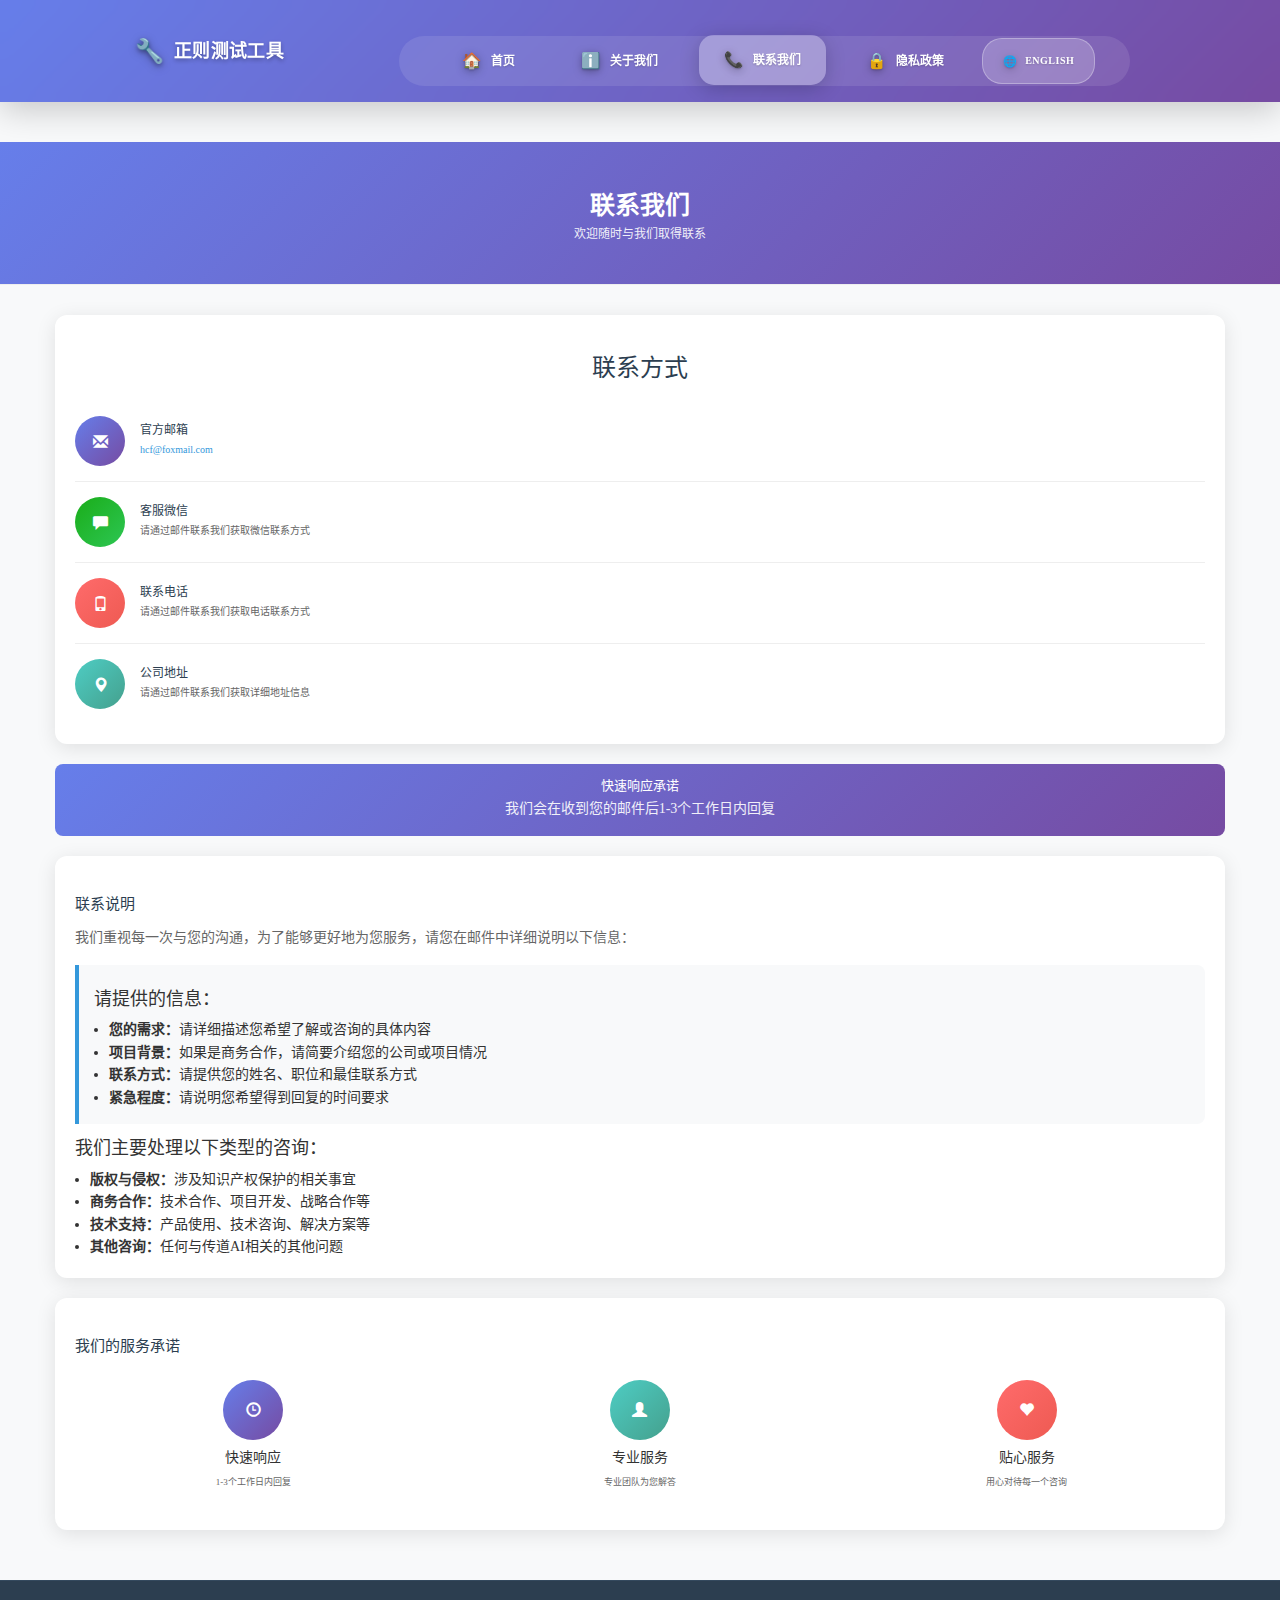
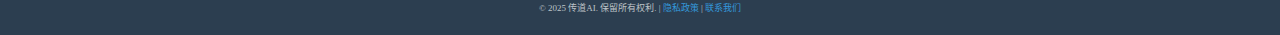
<file: contact.html>
<!DOCTYPE html>
<html lang="zh-CN">
<head>
    <meta charset="UTF-8">
    <meta name="viewport" content="width=device-width, initial-scale=1.0">
    <title>联系我们 - 免费在线正则表达式测试工具 - 正则表达式生成器 | 传道AI</title>
    <link rel="stylesheet" href="lib/bootstrap/css/bootstrap.min.css">
    <link rel="stylesheet" href="css.css">
    
    <!-- Google tag (gtag.js) -->
    <script async src="https://www.googletagmanager.com/gtag/js?id=G-HWMGEQS9C0"></script>
    <script>
      window.dataLayer = window.dataLayer || [];
      function gtag(){dataLayer.push(arguments);}
      gtag('js', new Date());

      gtag('config', 'G-HWMGEQS9C0');
    </script>
    <style>
        body {
            font-family: -apple-system, BlinkMacSystemFont, 'Segoe UI', 'PingFang SC', 'Hiragino Sans GB', 'Microsoft YaHei', sans-serif;
            line-height: 1.6;
            color: #333;
            background-color: #f8f9fa;
        }
        
        /* 导航栏样式 */
        .navbar {
            background: linear-gradient(135deg, #667eea 0%, #764ba2 100%);
            box-shadow: 0 8px 32px rgba(0,0,0,0.2);
            padding: 0;
            margin-bottom: 0;
            min-height: 90px;
            position: relative;
            width: 100%;
            backdrop-filter: blur(10px);
        }
        
        .navbar-wrapper {
            background: linear-gradient(135deg, #667eea 0%, #764ba2 100%);
            box-shadow: 0 8px 32px rgba(0,0,0,0.2);
            width: 100%;
            position: relative;
            overflow: hidden;
        }
        
        .navbar-wrapper::before {
            content: '';
            position: absolute;
            top: 0;
            left: -100%;
            width: 100%;
            height: 100%;
            background: linear-gradient(90deg, transparent, rgba(255,255,255,0.1), transparent);
            animation: shimmer 3s infinite;
        }
        
        @keyframes shimmer {
            0% { left: -100%; }
            100% { left: 100%; }
        }
        
        .navbar {
            background: transparent;
            box-shadow: none;
        }
        
        .navbar-brand {
            color: white !important;
            font-weight: 800;
            font-size: 1.8rem;
            padding: 25px 20px;
            text-decoration: none;
            display: flex;
            align-items: center;
            letter-spacing: 0.3px;
            text-shadow: 0 2px 4px rgba(0,0,0,0.3);
            transition: all 0.3s ease;
        }
        
        .navbar-brand:hover {
            color: white !important;
            text-decoration: none;
            transform: translateY(-2px);
            text-shadow: 0 4px 8px rgba(0,0,0,0.4);
        }
        
        .navbar-nav {
            display: flex !important;
            align-items: center;
            margin: 0 !important;
            padding: 0 30px !important;
            flex-direction: row;
            width: auto !important;
            max-width: 800px !important;
            background: rgba(255,255,255,0.1);
            border-radius: 25px;
            margin-right: 0 !important;
            backdrop-filter: blur(10px);
        }
        
        .navbar-nav .nav-item {
            margin: 0;
        }
        
        .navbar-nav .nav-link {
            color: white !important;
            font-weight: 600;
            padding: 15px 25px !important;
            text-decoration: none;
            border-radius: 15px;
            margin: 0 8px !important;
            transition: all 0.4s cubic-bezier(0.4, 0, 0.2, 1);
            display: flex;
            align-items: center;
            position: relative;
            font-size: 1.2rem;
            white-space: nowrap;
            text-shadow: 0 1px 2px rgba(0,0,0,0.2);
            overflow: hidden;
        }
        
        .navbar-nav .nav-link::before {
            content: '';
            position: absolute;
            top: 0;
            left: -100%;
            width: 100%;
            height: 100%;
            background: linear-gradient(90deg, transparent, rgba(255,255,255,0.2), transparent);
            transition: left 0.5s ease;
        }
        
        .navbar-nav .nav-link:hover::before {
            left: 100%;
        }
        
        .navbar-nav .nav-link:hover {
            background: rgba(255,255,255,0.25);
            color: white !important;
            text-decoration: none;
            transform: translateY(-3px);
            box-shadow: 0 8px 25px rgba(0,0,0,0.3);
        }
        
        .navbar-nav .nav-link.active {
            background: rgba(255,255,255,0.3);
            color: white !important;
            box-shadow: 0 4px 20px rgba(0,0,0,0.2);
            transform: translateY(-1px);
        }
        
        .brand-icon, .nav-icon {
            margin-right: 10px;
            font-size: 1.3em;
            filter: drop-shadow(0 2px 4px rgba(0,0,0,0.3));
            transition: transform 0.3s ease;
        }
        
        .nav-link:hover .nav-icon {
            transform: scale(1.1);
        }
        
        .navbar-toggler {
            border: none;
            color: white;
            font-size: 1.8rem;
            padding: 15px 20px;
            border-radius: 12px;
            background: rgba(255,255,255,0.15);
            backdrop-filter: blur(10px);
            display: none;
        }
        
        .navbar-toggler:hover {
            background: rgba(255,255,255,0.25);
            transform: scale(1.05);
        }
        
        .navbar-toggler:focus {
            box-shadow: none;
            outline: none;
        }
        
        .navbar-collapse {
            border-radius: 20px;
            margin: 15px;
            padding: 20px;
            backdrop-filter: blur(15px);
        }
        
        /* 移动端样式 */
        @media (max-width: 991px) {
            .navbar {
                min-height: 70px;
                padding: 0;
                position: relative !important;
                z-index: 999999 !important;
                overflow: visible !important;
            }
            
            /* 强制导航栏包装器样式 */
            .navbar-wrapper {
                position: relative !important;
                z-index: 999999 !important;
                overflow: visible !important;
            }
            
            .navbar .container {
                max-width: 100% !important;
                width: 100% !important;
                padding: 0 20px !important;
                margin: 0 !important;
                position: relative !important;
                overflow: visible !important;
            }
            
            .navbar-brand {
                font-size: 1.4rem;
                padding: 18px 0;
            }
            
            .navbar-toggler {
                display: block !important;
                background: rgba(255,255,255,0.2) !important;
                border: 1px solid rgba(255,255,255,0.3) !important;
                border-radius: 8px !important;
                padding: 12px 16px !important;
            }
            
            /* 移动端菜单项容器 */
            .navbar-nav {
                flex-direction: column !important;
                width: 100% !important;
                background: rgba(0,0,0,0.1) !important;
                margin: 0 !important;
                padding: 0 !important;
                max-width: none !important;
                display: flex !important;
                position: relative !important;
                z-index: 999999 !important;
            }
            
            /* 移动端菜单项 */
            .navbar-nav .nav-link {
                justify-content: center;
                margin: 0;
                padding: 18px 20px;
                width: 100%;
                border-radius: 0;
                font-size: 1.1rem;
                font-weight: 600;
                text-align: center;
                background: rgba(255,255,255,0.1);
                backdrop-filter: blur(15px);
                border-bottom: 1px solid rgba(255,255,255,0.15);
                display: block !important;
                visibility: visible !important;
                position: relative !important;
                z-index: 999999 !important;
                color: white !important;
                text-shadow: 0 1px 2px rgba(0,0,0,0.3);
                transition: all 0.3s ease;
            }
            
            .navbar-nav .nav-link:hover {
                transform: none;
                background: rgba(255,255,255,0.2) !important;
                color: white !important;
                text-shadow: 0 2px 4px rgba(0,0,0,0.4);
            }
            
            .navbar-nav .nav-link.active {
                background: rgba(255,255,255,0.25) !important;
                color: white !important;
                box-shadow: 0 2px 10px rgba(0,0,0,0.2);
                text-shadow: 0 2px 4px rgba(0,0,0,0.4);
            }
            
            .navbar-nav .nav-link:last-child {
                border-bottom: none;
            }
            
            /* 移动端菜单容器 */
            .navbar-collapse {
                background: rgba(102, 126, 234, 0.95) !important;
                margin: 0 !important;
                padding: 0 !important;
                border-radius: 0 !important;
                width: 100% !important;
                position: absolute !important;
                top: 100% !important;
                left: 0 !important;
                right: 0 !important;
                z-index: 999999 !important;
                box-shadow: 0 8px 32px rgba(0,0,0,0.3) !important;
                backdrop-filter: blur(10px) !important;
                border-top: 1px solid rgba(255,255,255,0.3) !important;
                display: none !important;
            }
            
            /* 强制菜单在下方显示，覆盖Bootstrap默认样式 */
            .navbar-collapse {
                position: absolute !important;
                top: 100% !important;
                left: 0 !important;
                right: 0 !important;
                width: 100% !important;
                background: rgba(102, 126, 234, 0.95) !important;
                margin: 0 !important;
                padding: 0 !important;
                border-radius: 0 !important;
                box-shadow: 0 8px 32px rgba(0,0,0,0.3) !important;
                backdrop-filter: blur(10px) !important;
                border-top: 1px solid rgba(255,255,255,0.3) !important;
                z-index: 999999 !important;
            }
            
            /* 确保菜单能正确显示 */
            .navbar-collapse.collapse {
                display: none !important;
            }

            .navbar-collapse.collapse.show {
                display: block !important;
            }
            
            /* 强制菜单显示样式 */
            .navbar-collapse.show .navbar-nav {
                display: flex !important;
                flex-direction: column !important;
            }
            
            /* 强制菜单项显示 */
            .navbar-collapse.show .navbar-nav .nav-link {
                display: block !important;
                visibility: visible !important;
                opacity: 1 !important;
            }
            
            /* 测试样式 - 强制显示菜单 */
            .navbar-collapse[style*="block"] {
                display: block !important;
                visibility: visible !important;
                opacity: 1 !important;
            }
        }
        
        /* 小屏幕优化 */
        @media (max-width: 576px) {
            .navbar .container {
                padding: 0 15px !important;
            }
            
            .navbar-brand {
                font-size: 1.2rem;
                padding: 15px 0;
                width: 100%;
            }
            
            .navbar-nav .nav-link {
                padding: 14px 16px;
                font-size: 0.95rem;
                margin: 4px 0;
            }
            
            .navbar-toggler {
                padding: 10px 14px !important;
            }
        }
        
        /* 确保导航栏和主内容区域宽度完全一致 */
        .navbar .container,
        .main-content.container {
            max-width: 1200px;
            margin: 0 auto;
            padding: 0 15px;
            width: 100%;
        }
        
        .navbar .container {
            display: flex;
            align-items: center;
            justify-content: space-between;
        }
        
        .navbar {
            width: 100%;
        }
        
        .navbar-nav.ml-auto {
            margin-left: auto !important;
            margin-right: 0 !important;
        }
        
        .navbar-nav .nav-item {
            list-style: none;
        }
        
        .nav-link {
            line-height: 1.4;
        }
        
        .nav-icon {
            vertical-align: middle;
        }
        
        /* 语言切换按钮特殊样式 */
        .language-switch-nav .nav-link {
            background: rgba(255,255,255,0.2) !important;
            border: 1px solid rgba(255,255,255,0.3) !important;
            border-radius: 20px !important;
            margin: 0 5px !important;
            padding: 12px 20px !important;
            font-weight: 700 !important;
            text-transform: uppercase !important;
            letter-spacing: 0.5px !important;
            transition: all 0.3s ease !important;
            font-size: 1rem !important;
        }
        
        .language-switch-nav .nav-link:hover {
            background: rgba(255,255,255,0.3) !important;
            border-color: rgba(255,255,255,0.5) !important;
            transform: translateY(-2px) !important;
            box-shadow: 0 6px 20px rgba(0,0,0,0.2) !important;
        }
        
        .language-switch-nav .nav-icon {
            font-size: 1.1em !important;
            margin-right: 8px !important;
        }
        
        /* 移动端语言切换按钮样式 */
        @media (max-width: 991px) {
            .language-switch-nav .nav-link {
                background: rgba(255,255,255,0.15) !important;
                border: 1px solid rgba(255,255,255,0.25) !important;
                border-radius: 15px !important;
                margin: 8px 0 !important;
                padding: 16px 20px !important;
                font-weight: 600 !important;
                text-align: center !important;
            }
            
            .language-switch-nav .nav-link:hover {
                background: rgba(255,255,255,0.25) !important;
                transform: none !important;
                box-shadow: 0 4px 15px rgba(0,0,0,0.2) !important;
            }
        }
        
        /* 版权信息样式 */
        .footer {
            background: #2c3e50;
            color: white;
            padding: 2rem 0;
            margin-top: 3rem;
            border-top: 1px solid #34495e;
        }
        
        .copyright {
            text-align: center;
            margin: 0;
        }
        
        .copyright p {
            margin: 0;
            font-size: 0.9rem;
            color: #bdc3c7;
        }
        
        .copyright a {
            color: #3498db;
            text-decoration: none;
            transition: color 0.3s ease;
        }
        
        .copyright a:hover {
            color: #5dade2;
            text-decoration: underline;
        }
        
        .page-header {
            background: linear-gradient(135deg, #667eea 0%, #764ba2 100%);
            color: white;
            padding: 3rem 0;
            margin-bottom: 3rem;
        }
        
        .page-title {
            font-size: 2.5rem;
            font-weight: 700;
            margin-bottom: 0.5rem;
        }
        
        .page-subtitle {
            font-size: 1.2rem;
            opacity: 0.9;
        }
        
        .contact-card {
            background: white;
            border-radius: 12px;
            box-shadow: 0 4px 20px rgba(0,0,0,0.1);
            padding: 2rem;
            margin-bottom: 2rem;
            transition: transform 0.3s ease;
        }
        
        .contact-card:hover {
            transform: translateY(-5px);
        }
        
        .contact-method {
            display: flex;
            align-items: center;
            padding: 1.5rem 0;
            border-bottom: 1px solid #eee;
        }
        
        .contact-method:last-child {
            border-bottom: none;
        }
        
        .contact-icon {
            width: 50px;
            height: 50px;
            border-radius: 50%;
            display: flex;
            align-items: center;
            justify-content: center;
            margin-right: 1.5rem;
            font-size: 1.5rem;
            color: white;
        }
        
        .contact-icon.email {
            background: linear-gradient(135deg, #667eea, #764ba2);
        }
        
        .contact-icon.wechat {
            background: linear-gradient(135deg, #1aad19, #2dc653);
        }
        
        .contact-icon.phone {
            background: linear-gradient(135deg, #ff6b6b, #ee5a52);
        }
        
        .contact-icon.location {
            background: linear-gradient(135deg, #4ecdc4, #44a08d);
        }
        
        .contact-info h4 {
            margin: 0 0 0.5rem 0;
            color: #2c3e50;
            font-size: 1.2rem;
        }
        
        .contact-info p {
            margin: 0;
            color: #666;
            font-size: 1rem;
        }
        
        .contact-info a {
            color: #3498db;
            text-decoration: none;
        }
        
        .contact-info a:hover {
            text-decoration: underline;
        }
        
        .info-section {
            background: white;
            border-radius: 12px;
            box-shadow: 0 4px 20px rgba(0,0,0,0.1);
            padding: 2rem;
            margin-bottom: 2rem;
        }
        
        .info-section h3 {
            color: #2c3e50;
            margin-bottom: 1.5rem;
            font-size: 1.5rem;
        }
        
        .info-section p {
            color: #666;
            margin-bottom: 1rem;
        }
        
        .highlight-box {
            background: #f8f9fa;
            border-left: 4px solid #3498db;
            padding: 1.5rem;
            margin: 1.5rem 0;
            border-radius: 0 8px 8px 0;
        }
        
        .response-time {
            background: linear-gradient(135deg, #667eea, #764ba2);
            color: white;
            padding: 1.5rem;
            border-radius: 8px;
            text-align: center;
            margin: 2rem 0;
        }
        
        .response-time h4 {
            margin: 0 0 0.5rem 0;
            font-size: 1.3rem;
        }
        
        .response-time p {
            margin: 0;
            opacity: 0.9;
        }
        
        @media (max-width: 768px) {
            .page-title {
                font-size: 2rem;
            }
            
            .page-subtitle {
                font-size: 1rem;
            }
            
            .contact-card {
                padding: 1.5rem;
            }
            
            .contact-method {
                padding: 1rem 0;
            }
            
            .contact-icon {
                width: 40px;
                height: 40px;
                font-size: 1.2rem;
                margin-right: 1rem;
            }
            
            .contact-info h4 {
                font-size: 1.1rem;
            }
            
            .contact-info p {
                font-size: 0.9rem;
            }
        }
    </style>
</head>
<body>
    <!-- 导航栏 -->
    <div class="navbar-wrapper">
        <nav class="navbar navbar-expand-lg navbar-dark">
            <div class="container">
                <a class="navbar-brand" href="index.html">
                    <span class="brand-icon">🔧</span>
                    正则测试工具
                </a>
                
                <button class="navbar-toggler" type="button" data-toggle="collapse" data-target="#navbarNav" aria-controls="navbarNav" aria-expanded="false" aria-label="Toggle navigation">
                    <span class="navbar-toggler-icon">☰</span>
                </button>
                
                <div class="collapse navbar-collapse" id="navbarNav">
                    <ul class="navbar-nav ml-auto">
                        <li class="nav-item">
                            <a class="nav-link" href="index.html">
                                <span class="nav-icon">🏠</span>
                                首页
                            </a>
                        </li>
                        <li class="nav-item">
                            <a class="nav-link" href="about.html">
                                <span class="nav-icon">ℹ️</span>
                                关于我们
                            </a>
                        </li>
                        <li class="nav-item">
                            <a class="nav-link active" href="contact.html">
                                <span class="nav-icon">📞</span>
                                联系我们
                            </a>
                        </li>
                        <li class="nav-item">
                            <a class="nav-link" href="privacy.html">
                                <span class="nav-icon">🔒</span>
                                隐私政策
                            </a>
                        </li>
                        <li class="nav-item language-switch-nav">
                            <a class="nav-link" href="en/contact.html">
                                <span class="nav-icon">🌐</span>
                                English
                            </a>
                        </li>
                    </ul>
                </div>
            </div>
        </nav>
    </div>

    <div class="page-header">
        <div class="container">
            <div class="row">
                <div class="col-12 text-center">
                    <h1 class="page-title">联系我们</h1>
                    <p class="page-subtitle">欢迎随时与我们取得联系</p>
                </div>
            </div>
        </div>
    </div>

    <div class="container">
        <div class="row">
            <div class="col-12">
                <!-- 联系方式 -->
                <div class="contact-card">
                    <h3 style="color: #2c3e50; margin-bottom: 2rem; text-align: center;">联系方式</h3>
                    
                    <div class="contact-method">
                        <div class="contact-icon email">
                            <i class="glyphicon glyphicon-envelope"></i>
                        </div>
                        <div class="contact-info">
                            <h4>官方邮箱</h4>
                            <p><a href="mailto:hcf@foxmail.com">hcf@foxmail.com</a></p>
                        </div>
                    </div>
                    
                    <div class="contact-method">
                        <div class="contact-icon wechat">
                            <i class="glyphicon glyphicon-comment"></i>
                        </div>
                        <div class="contact-info">
                            <h4>客服微信</h4>
                            <p>请通过邮件联系我们获取微信联系方式</p>
                        </div>
                    </div>
                    
                    <div class="contact-method">
                        <div class="contact-icon phone">
                            <i class="glyphicon glyphicon-phone"></i>
                        </div>
                        <div class="contact-info">
                            <h4>联系电话</h4>
                            <p>请通过邮件联系我们获取电话联系方式</p>
                        </div>
                    </div>
                    
                    <div class="contact-method">
                        <div class="contact-icon location">
                            <i class="glyphicon glyphicon-map-marker"></i>
                        </div>
                        <div class="contact-info">
                            <h4>公司地址</h4>
                            <p>请通过邮件联系我们获取详细地址信息</p>
                        </div>
                    </div>
                </div>

                <!-- 响应时间说明 -->
                <div class="response-time">
                    <h4>快速响应承诺</h4>
                    <p>我们会在收到您的邮件后1-3个工作日内回复</p>
                </div>

                <!-- 联系说明 -->
                <div class="info-section">
                    <h3>联系说明</h3>
                    <p>我们重视每一次与您的沟通，为了能够更好地为您服务，请您在邮件中详细说明以下信息：</p>
                    
                    <div class="highlight-box">
                        <h4>请提供的信息：</h4>
                        <ul style="margin: 0; padding-left: 1.5rem;">
                            <li><strong>您的需求：</strong>请详细描述您希望了解或咨询的具体内容</li>
                            <li><strong>项目背景：</strong>如果是商务合作，请简要介绍您的公司或项目情况</li>
                            <li><strong>联系方式：</strong>请提供您的姓名、职位和最佳联系方式</li>
                            <li><strong>紧急程度：</strong>请说明您希望得到回复的时间要求</li>
                        </ul>
                    </div>
                    
                    <h4>我们主要处理以下类型的咨询：</h4>
                    <ul style="margin: 0; padding-left: 1.5rem;">
                        <li><strong>版权与侵权：</strong>涉及知识产权保护的相关事宜</li>
                        <li><strong>商务合作：</strong>技术合作、项目开发、战略合作等</li>
                        <li><strong>技术支持：</strong>产品使用、技术咨询、解决方案等</li>
                        <li><strong>其他咨询：</strong>任何与传道AI相关的其他问题</li>
                    </ul>
                </div>

                <!-- 服务承诺 -->
                <div class="info-section">
                    <h3>我们的服务承诺</h3>
                    <div class="row">
                        <div class="col-md-4">
                            <div class="text-center" style="padding: 1rem;">
                                <div style="width: 60px; height: 60px; background: linear-gradient(135deg, #667eea, #764ba2); border-radius: 50%; display: flex; align-items: center; justify-content: center; margin: 0 auto 1rem;">
                                    <i class="glyphicon glyphicon-time" style="color: white; font-size: 1.5rem;"></i>
                                </div>
                                <h5>快速响应</h5>
                                <p style="font-size: 0.9rem; color: #666;">1-3个工作日内回复</p>
                            </div>
                        </div>
                        <div class="col-md-4">
                            <div class="text-center" style="padding: 1rem;">
                                <div style="width: 60px; height: 60px; background: linear-gradient(135deg, #4ecdc4, #44a08d); border-radius: 50%; display: flex; align-items: center; justify-content: center; margin: 0 auto 1rem;">
                                    <i class="glyphicon glyphicon-user" style="color: white; font-size: 1.5rem;"></i>
                                </div>
                                <h5>专业服务</h5>
                                <p style="font-size: 0.9rem; color: #666;">专业团队为您解答</p>
                            </div>
                        </div>
                        <div class="col-md-4">
                            <div class="text-center" style="padding: 1rem;">
                                <div style="width: 60px; height: 60px; background: linear-gradient(135deg, #ff6b6b, #ee5a52); border-radius: 50%; display: flex; align-items: center; justify-content: center; margin: 0 auto 1rem;">
                                    <i class="glyphicon glyphicon-heart" style="color: white; font-size: 1.5rem;"></i>
                                </div>
                                <h5>贴心服务</h5>
                                <p style="font-size: 0.9rem; color: #666;">用心对待每一个咨询</p>
                            </div>
                        </div>
                    </div>
                </div>
            </div>
        </div>
    </div>

    <!-- 版权信息 -->
    <div class="footer">
        <div class="container">
            <div class="row">
                <div class="col-12 text-center">
                    <div class="copyright">
                        <p>&copy; 2025 传道AI. 保留所有权利. | <a href="privacy.html">隐私政策</a> | <a href="contact.html">联系我们</a></p>
                    </div>
                </div>
            </div>
        </div>
    </div>

    <script src="lib/jquery-1.9.1.js"></script>
    <script src="lib/bootstrap/js/bootstrap.min.js"></script>
    <script>
        // 移动端菜单修复
        document.addEventListener('DOMContentLoaded', function() {
            const navbarToggler = document.querySelector('.navbar-toggler');
            const navbarCollapse = document.querySelector('.navbar-collapse');

            console.log('Menu elements found:', {
                toggler: !!navbarToggler,
                collapse: !!navbarCollapse
            });

            if (navbarToggler && navbarCollapse) {
                // 确保菜单初始状态为隐藏
                navbarCollapse.style.display = 'none';
                navbarCollapse.classList.remove('show');
                
                // 点击三杆按钮切换菜单
                navbarToggler.addEventListener('click', function(e) {
                    e.preventDefault();
                    e.stopPropagation();
                    
                    console.log('Toggler clicked, current display:', navbarCollapse.style.display);
                    
                    if (navbarCollapse.style.display === 'block') {
                        navbarCollapse.style.display = 'none';
                        navbarCollapse.classList.remove('show');
                        console.log('Menu hidden');
                    } else {
                        navbarCollapse.style.display = 'block';
                        navbarCollapse.classList.add('show');
                        console.log('Menu shown');
                    }
                });
                
                // 点击菜单外部关闭菜单
                document.addEventListener('click', function(e) {
                    if (!navbarToggler.contains(e.target) && !navbarCollapse.contains(e.target)) {
                        navbarCollapse.style.display = 'none';
                        navbarCollapse.classList.remove('show');
                    }
                });
            } else {
                console.error('Menu elements not found!');
            }
        });
    </script>
</body>
</html>
</file>
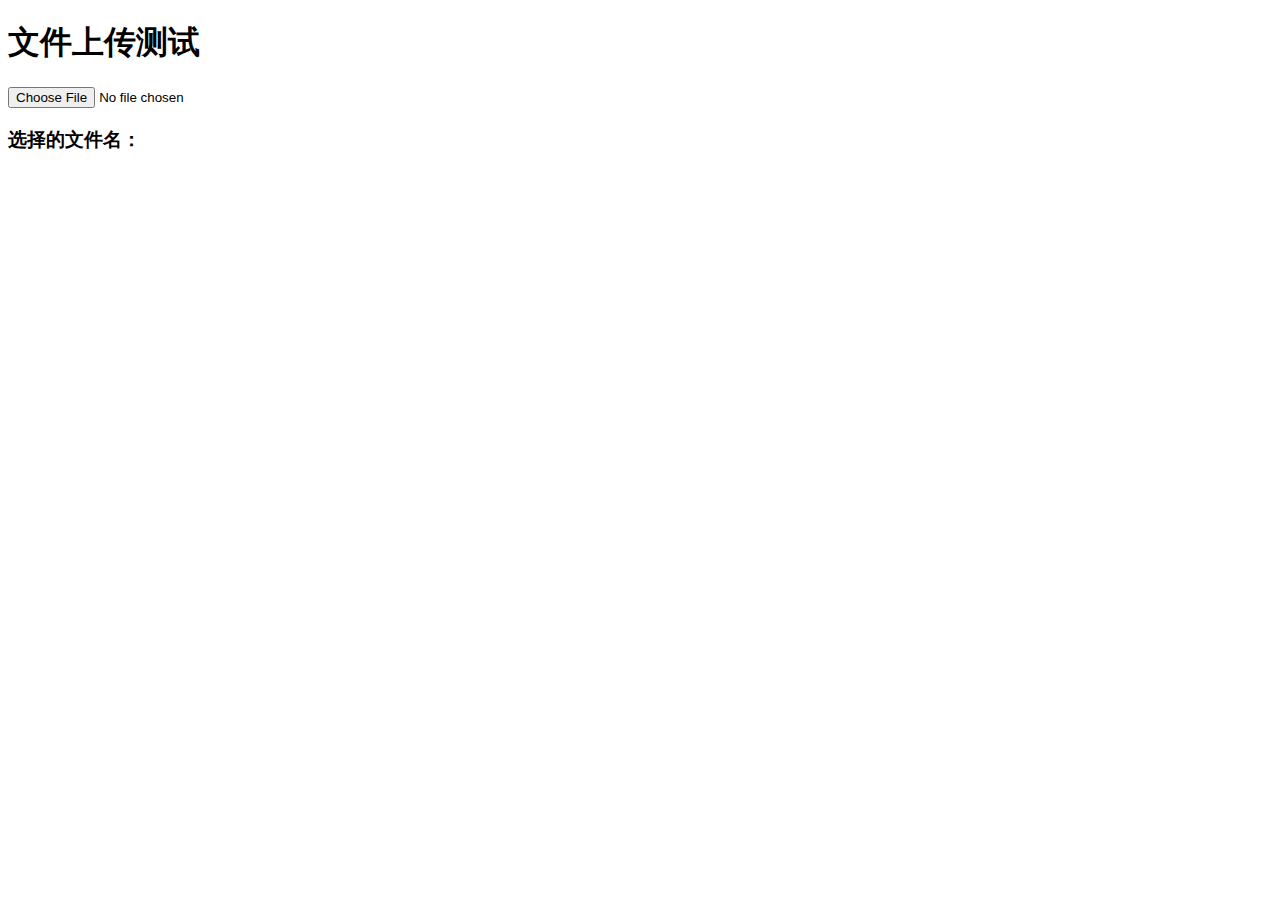
<file: file-input.html>
<!DOCTYPE html>
<html lang="en">

<head>
    <meta charset="UTF-8" />
    <meta name="viewport" content="width=device-width, initial-scale=1.0" />
    <meta http-equiv="X-UA-Compatible" content="ie=edge" />
    <title>文件上传测试</title>
</head>

<body>
    <h1>文件上传测试</h1>
    <input type="file" id="fileInput" />
    <br />
    <h3>选择的文件名：<span id="fileName"></span></h3>
    <br /><br />
    <script>
        var input = document.getElementById("fileInput");
        input.addEventListener("change", e => {
            if (input.files.length > 0) {
                var file = input.files[0];
                console.log('file:', file,file.name)
                document.getElementById("fileName").innerText=file.name;
            } else {
                console.log('未选择文件')
            }
        })
    </script>
</body>

</html>
</file>
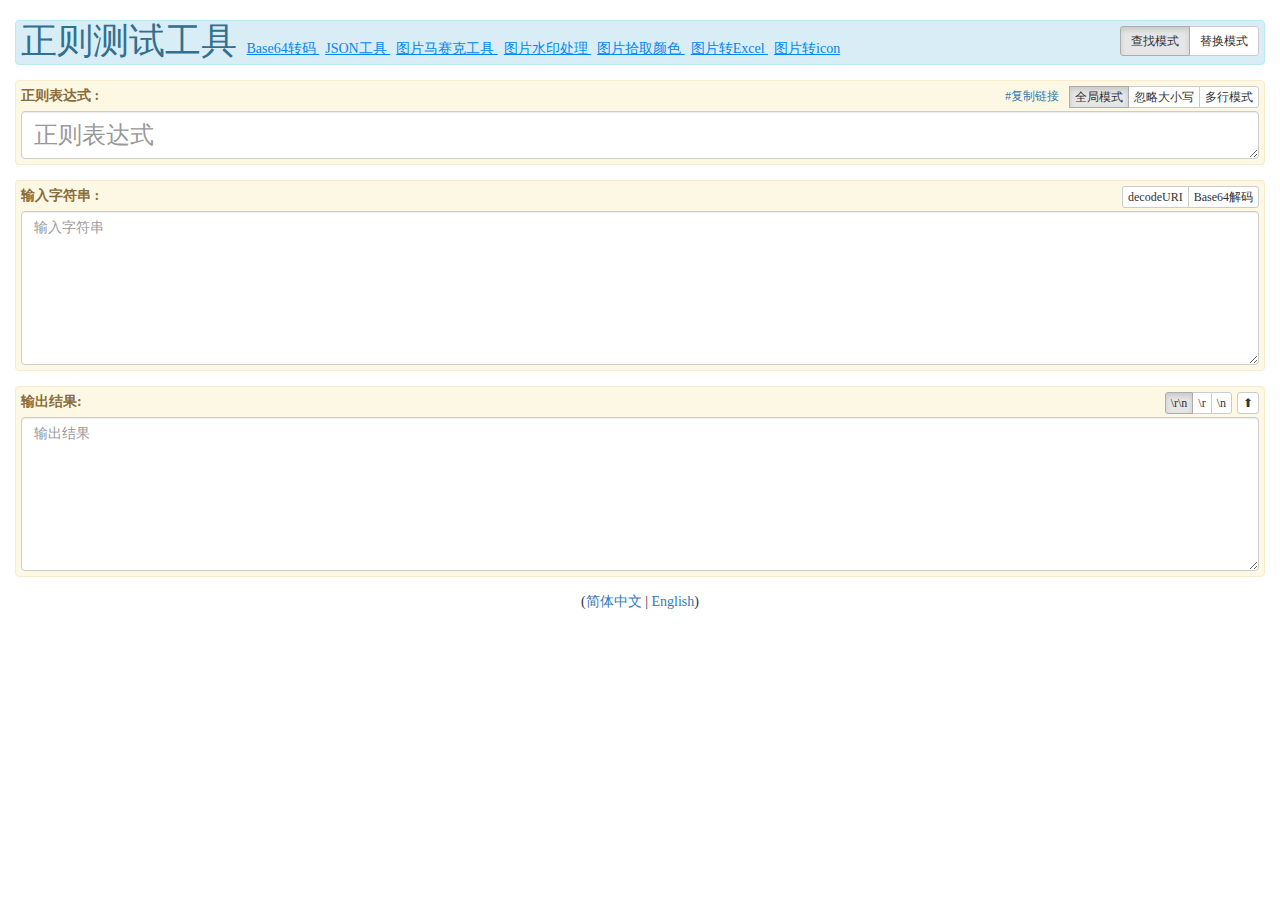
<file: index-cn.html>
<!DOCTYPE html>
<html lang="zh">

<head>
    <meta charset="utf-8">
    <meta http-equiv="X-UA-Compatible" content="IE=edge">
    <meta name="viewport" content="width=device-width, initial-scale=1.0">
    <meta name="author" content="RegexBuddy">
    <meta name="renderer" content="webkit">
    <title>
        RegexBuddy-在线正则表达式测试工具
    </title>
	<meta name="keywords" content="RegexBuddy,JGsoft RegexBuddy ,regular expression generator,regular expression builder,ai regular expression generator,openai chat,正则表达式,正则表达式测试工具,在线正则表达式测试工具, 免费在线正则表达式测试工具-OPENAI" />
    <meta name="description" content="RegexBuddy,JGsoft RegexBuddy ,regular expression generator,regular expression builder,ai regular expression generator,openai chat,正则表达式,正则表达式测试工具,在线正则表达式测试工具, 免费在线正则表达式测试工具-OPENAI" />
	<link rel="canonical" href="https://reg.openai2025.com/index-cn.html/">
    <!-- Google tag (gtag.js) -->
    <script async src="https://www.googletagmanager.com/gtag/js?id=G-7K4LJ928WP"></script>
    <script>
        window.dataLayer = window.dataLayer || [];
        function gtag(){dataLayer.push(arguments);}
        gtag('js', new Date());

        gtag('config', 'G-7K4LJ928WP');
    </script>

    <script src="lib/jquery-1.9.1.js"></script>
    
    <link rel="stylesheet" href="lib/codemirror/codemirror.css">
    <script src="lib/codemirror/codemirror.js"></script>

    <link rel="stylesheet" href="lib/bootstrap/css/bootstrap.css">
    <script src="lib/bootstrap/js/bootstrap.js"></script>
    <script src="js/jch.Core.js"></script>
    <script src="js/jch.jRegexTester.js"></script>
    <script src="js/index.js"></script>
    <link href="css.css" rel="stylesheet" />
</head>

<body>
    <div class="container-fluid">
        <br>
        <div class="row">
            <div class="col-md-12">
                <div class="form-group">
                    <div class="btn-toolbar alert alert-info" role="toolbar">
                        <h1 class="title">
                            正则测试工具
                        </h1>
                        <a href="https://base64.openai2025.com" class="link-a" target="_blank" title="在线base64转码">Base64转码 </a>

                        <a href="https://json.openai2025.com" class="link-a" target="_blank" title="在线JSON工具">
                            JSON工具
                        </a>
                        <a title="图片马赛克工具" class="link-a" href="https://mosaic.openai2025.com" target="_blank">
                            图片马赛克工具
                        </a>
                        <a title="图片水印处理工具" class="link-a" href="https://watermark.openai2025.com" target="_blank">
                            图片水印处理
                        </a>
                        <a title="图片拾取颜色" class="link-a" href="https://getcolor.openai2025.com" target="_blank">
                            图片拾取颜色
                        </a>

                        <a title="图片转Excel" class="link-a" href="https://img2excel.openai2025.com" target="_blank">
                            图片转Excel
                        </a>

                        <a title="图片转icon" class="link-a" href="https://icon.openai2025.com" target="_blank">
                            图片转icon
                        </a>


                        <div class="btn-group btn-group-sm" data-toggle="buttons" role="group">

                            <label class="btn btn-default active">
                                <input type="radio" name="workMode" id="workModeMatch" value="0" checked>查找模式

                            </label>
                            <label class="btn btn-default">
                                <input type="radio" name="workMode" id="workModeReplace" value="1">替换模式


                            </label>
                        </div>
                    </div>
                    <button type="button" class="btn btn-success navbar-btn" id="btnRun" style="display:none">运行!</button>
                </div>
            </div>
        </div>
        <div class="row">
            <div class="col-md-12">
                <div class="form-group">
                    <div class="btn-toolbar alert alert-warning" role="toolbar">
   
                        <label for=''>正则表达式 :</label>
                        <div class="btn-group btn-group-xs" data-toggle="buttons" role="group">
                            <a href='javascript:;' class="copy-link" id="copyLink" title="复制当前正则表达式与替换字符串到URL">
                                #复制链接
                            </a>
                            <label class="btn btn-default active" title="选中为匹配所有符合项，否则只匹配第一项，参数g">
                                <input type="checkbox" name="RegExpOption" id="RegExpOptionGlobal" value="g" checked>全局模式
                            </label>
                            <label class="btn btn-default" title="选中则忽略大小写，参数i">
                                <input type="checkbox" name="RegExpOption" id="RegExpOptionIgnoreCase" value="i">忽略大小写
                            </label>
                            <label class="btn btn-default" title="选中则转义^和$为行的开始和结束，否则^和$为所有文本的开始和结束">
                                <input type="checkbox" name="RegExpOption" id="RegExpOptionMultiline" value="m">多行模式
                            </label>
                        </div>
                        <textarea class="form-control" style="font-size:x-large" name="" id="tbReg" cols="30" rows="1" placeholder="正则表达式" spellcheck="false"></textarea>
                    </div>
                </div>
            </div>
        </div>
        <div class="row">
            <div class="col-md-12">
                <div class="form-group">
                    <div class="btn-toolbar alert alert-warning" role="toolbar">
                        <label for=''>输入字符串 : </label>
                        <div class="btn-group btn-group-xs" role="group">
                            <label class="btn btn-default" title="将输入字符串调用decodeURIComponent解码" id="btnDecodeURI">decodeURI</label>
                            <label class="btn btn-default" title="将输入字符串当做base64进行解码" id="btnDecodeBase64">Base64解码</label>
                        </div>
                        <textarea class="form-control" name="" id="tbInput" cols="30" rows="7" placeholder="输入字符串" spellcheck="false"></textarea>
                    </div>
                </div>
            </div>
        </div>
        <div class="row">
            <div class="col-md-12">
                <div class="form-group">
                    <div class="btn-toolbar alert alert-warning" role="toolbar">
                        <label for="">替换内容 : </label>
                        <div class="btn-group btn-group-xs" data-toggle="buttons" role="group">
                            <label class="btn btn-default active" title="默认模式，指将源字符串中的匹配结果替换为新内容">
                                <input type="radio" name="replaceMode" id="replaceModeIncludeNoMatch" value="0" checked>包含不匹配的项目
                            </label>
                            <label class="btn btn-default" title="提取模式，用于将源字符串中匹配内容替换后新内容，常用于数据提取">
                                <input type="radio" name="replaceMode" id="replaceModeExcludeNoMatch" value="1">排除不匹配的项目
                            </label>
                        </div>
                        <textarea class="form-control" name="" id="tbReplace" cols="30" rows="3" placeholder="替换内容" spellcheck="false"></textarea>
                    </div>
                </div>
            </div>
        </div>
        <div class="row">
            <div class="col-md-12">
                <div class="form-group">
                    <div class="btn-toolbar alert alert-warning" role="toolbar">
                        <label for=''>输出结果:</label>

                        <div class="btn-group btn-group-xs" role="group">
                            <label class="btn btn-default" title="将输出结果导入输入内容框" id="btnOutputToInput">⬆</label>
                        </div>

                        <div class="btn-group btn-group-xs" data-toggle="buttons" role="group">
                            <label class="btn btn-default active" title="window系统换行符,CRLF">
                                <input type="radio" name="newLineChar" id="newLineCharCRLF" value="0" checked>\r\n
                            </label>
                            <label class="btn btn-default" title="Mac系统换行符,CR">
                                <input type="radio" name="newLineChar" id="newLineCharCR" value="1">\r
                            </label>
                            <label class="btn btn-default" title="Linux系统换行符,LF">
                                <input type="radio" name="newLineChar" id="newLineCharLF" value="2">\n
                            </label>
                        </div>
                        <textarea class="form-control" name="" id="tbOutput" cols="30" rows="7" placeholder="输出结果" spellcheck="false"></textarea>
                    </div>
                </div>
            </div>
        </div>
    </div>

    <center>(<a href="./index-cn.html">简体中文</a> | <a href="./index.html">English</a>)</center>

</body>

</html>
</file>
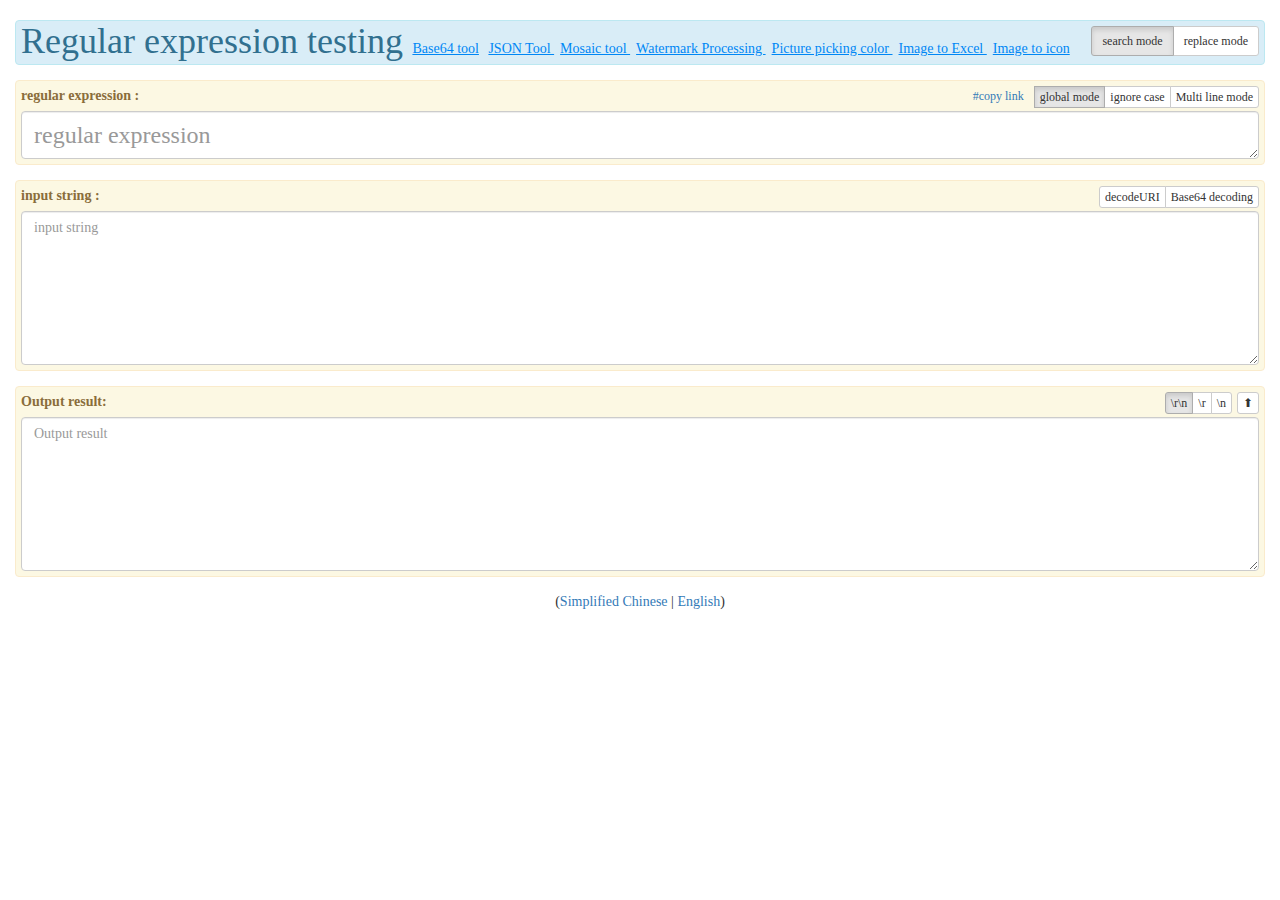
<file: index-en.html>
<!DOCTYPE html>
<html lang="zh">

<head>
    <meta charset="utf-8">
    <meta http-equiv="X-UA-Compatible" content="IE=edge">
    <meta name="viewport" content="width=device-width, initial-scale=1.0">
    <meta name="author" content="RegexBuddy">
    <meta name="renderer" content="webkit">
    <title>
        RegexBuddy-在线正则表达式测试工具
    </title>
	<meta name="keywords" content="RegexBuddy,JGsoft RegexBuddy ,regular expression generator,regular expression builder,ai regular expression generator,openai chat,正则表达式,正则表达式测试工具,在线正则表达式测试工具, 免费在线正则表达式测试工具-OPENAI" />
    <meta name="description" content="RegexBuddy,JGsoft RegexBuddy ,regular expression generator,regular expression builder,ai regular expression generator,openai chat,正则表达式,正则表达式测试工具,在线正则表达式测试工具, 免费在线正则表达式测试工具-OPENAI" />
    <!-- Google tag (gtag.js) -->
    <script async src="https://www.googletagmanager.com/gtag/js?id=G-7K4LJ928WP"></script>
    <script>
        window.dataLayer = window.dataLayer || [];
        function gtag(){dataLayer.push(arguments);}
        gtag('js', new Date());

        gtag('config', 'G-7K4LJ928WP');
    </script>
    <link rel="canonical" href="https://reg.openai2025.com/">
    <script src="lib/jquery-1.9.1.js"></script>
    
    <link rel="stylesheet" href="lib/codemirror/codemirror.css">
    <script src="lib/codemirror/codemirror.js"></script>

    <link rel="stylesheet" href="lib/bootstrap/css/bootstrap.css">
    <script src="lib/bootstrap/js/bootstrap.js"></script>
    <script src="js/jch.Core.js"></script>
    <script src="js/jch.jRegexTester.js"></script>
    <script src="js/index.js"></script>
    <link href="css.css" rel="stylesheet" />
</head>

<body>
    <div class="container-fluid">
        <br>
        <div class="row">
            <div class="col-md-12">
                <div class="form-group">
                    <div class="btn-toolbar alert alert-info" role="toolbar">
                        <h1 class="title">
                            Regular expression testing
                        </h1>
                        <a href="https://base64.openai2025.com" class="link-a" target="_blank" title="Online base64 transcoding">Base64 tool</a>

                        <a href="https://json.openai2025.com" class="link-a" target="_blank" title="Online JSON Tool">
                            JSON Tool
                        </a>

                        <a title="mosaic Processing tool" class="link-a" href="https://mosaic.openai2025.com" target="_blank">
                            Mosaic tool
                        </a>
                        <a title="watermark Processing" class="link-a" href="https://watermark.openai2025.com" target="_blank">
                            Watermark Processing
                        </a>
                        <a title="Picture picking color" class="link-a" href="https://getcolor.openai2025.com" target="_blank">
                            Picture picking color
                        </a>

                        <a title="Image to Excel" class="link-a" href="https://img2excel.openai2025.com" target="_blank">
                            Image to Excel
                        </a>

                        <a title="Image to icon" class="link-a" href="https://icon.openai2025.com" target="_blank">
                            Image to icon
                        </a>



                        <div class="btn-group btn-group-sm" data-toggle="buttons" role="group">

                            <label class="btn btn-default active">
                                <input type="radio" name="workMode" id="workModeMatch" value="0" checked>search mode

                            </label>
                            <label class="btn btn-default">
                                <input type="radio" name="workMode" id="workModeReplace" value="1">replace mode


                            </label>
                        </div>
                    </div>
                    <button type="button" class="btn btn-success navbar-btn" id="btnRun" style="display:none">Run!</button>
                </div>
            </div>
        </div>
        <div class="row">
            <div class="col-md-12">
                <div class="form-group">
                    <div class="btn-toolbar alert alert-warning" role="toolbar">

                        <label for=''>regular expression :</label>
                        <div class="btn-group btn-group-xs" data-toggle="buttons" role="group">
                            <a href='javascript:;' class="copy-link" id="copyLink" title="Copy the current regular expression and replace the string to the URL">
                                #copy link
                            </a>
                            <label class="btn btn-default active" title="Select to match all matching items, otherwise only match the first item, parameter g">
                                <input type="checkbox" name="RegExpOption" id="RegExpOptionGlobal" value="g" checked>global mode
                            </label>
                            <label class="btn btn-default" title="If selected, ignore case, parameter i">
                                <input type="checkbox" name="RegExpOption" id="RegExpOptionIgnoreCase" value="i">ignore case
                            </label>
                            <label class="btn btn-default" title="Select to escape ^ and $as the beginning and end of the line, otherwise ^ and $as the beginning and end of all text">
                                <input type="checkbox" name="RegExpOption" id="RegExpOptionMultiline" value="m">Multi line mode
                            </label>
                        </div>
                        <textarea class="form-control" style="font-size:x-large" name="" id="tbReg" cols="30" rows="1" placeholder="regular expression" spellcheck="false"></textarea>
                    </div>
                </div>
            </div>
        </div>
        <div class="row">
            <div class="col-md-12">
                <div class="form-group">
                    <div class="btn-toolbar alert alert-warning" role="toolbar">
                        <label for=''>input string : </label>
                        <div class="btn-group btn-group-xs" role="group">
                            <label class="btn btn-default" title="Call decodeURI Component to decode the input string" id="btnDecodeURI">decodeURI</label>
                            <label class="btn btn-default" title="Decode the input string as base64" id="btnDecodeBase64">Base64 decoding</label>
                        </div>
                        <textarea class="form-control" name="" id="tbInput" cols="30" rows="7" placeholder="input string" spellcheck="false"></textarea>
                    </div>
                </div>
            </div>
        </div>
        <div class="row">
            <div class="col-md-12">
                <div class="form-group">
                    <div class="btn-toolbar alert alert-warning" role="toolbar">
                        <label for="">replace content : </label>
                        <div class="btn-group btn-group-xs" data-toggle="buttons" role="group">
                            <label class="btn btn-default active" title="Default mode refers to replacing the matching results in the source string with new content">
                                <input type="radio" name="replaceMode" id="replaceModeIncludeNoMatch" value="0" checked>Contains unmatched items
                            </label>
                            <label class="btn btn-default" title="Extraction mode, used to replace the matching content in the source string with new content, commonly used for data extraction">
                                <input type="radio" name="replaceMode" id="replaceModeExcludeNoMatch" value="1">Excluding unmatched items
                            </label>
                        </div>
                        <textarea class="form-control" name="" id="tbReplace" cols="30" rows="3" placeholder="replace content" spellcheck="false"></textarea>
                    </div>
                </div>
            </div>
        </div>
        <div class="row">
            <div class="col-md-12">
                <div class="form-group">
                    <div class="btn-toolbar alert alert-warning" role="toolbar">
                        <label for=''>Output result:</label>

                        <div class="btn-group btn-group-xs" role="group">
                            <label class="btn btn-default" title="Import the output results into the input content box" id="btnOutputToInput">⬆</label>
                        </div>

                        <div class="btn-group btn-group-xs" data-toggle="buttons" role="group">
                            <label class="btn btn-default active" title="Window system line breaks, CRLF">
                                <input type="radio" name="newLineChar" id="newLineCharCRLF" value="0" checked>\r\n
                            </label>
                            <label class="btn btn-default" title="Mac system line breaks, CR">
                                <input type="radio" name="newLineChar" id="newLineCharCR" value="1">\r
                            </label>
                            <label class="btn btn-default" title="Linux system line breaks, LF">
                                <input type="radio" name="newLineChar" id="newLineCharLF" value="2">\n
                            </label>
                        </div>
                        <textarea class="form-control" name="" id="tbOutput" cols="30" rows="7" placeholder="Output result" spellcheck="false"></textarea>
                    </div>
                </div>
            </div>
        </div>
    </div>

    <center>(<a href="./index.html">Simplified Chinese</a> | <a href="./index-en.html">English</a>)</center>

</body>

</html>
</file>
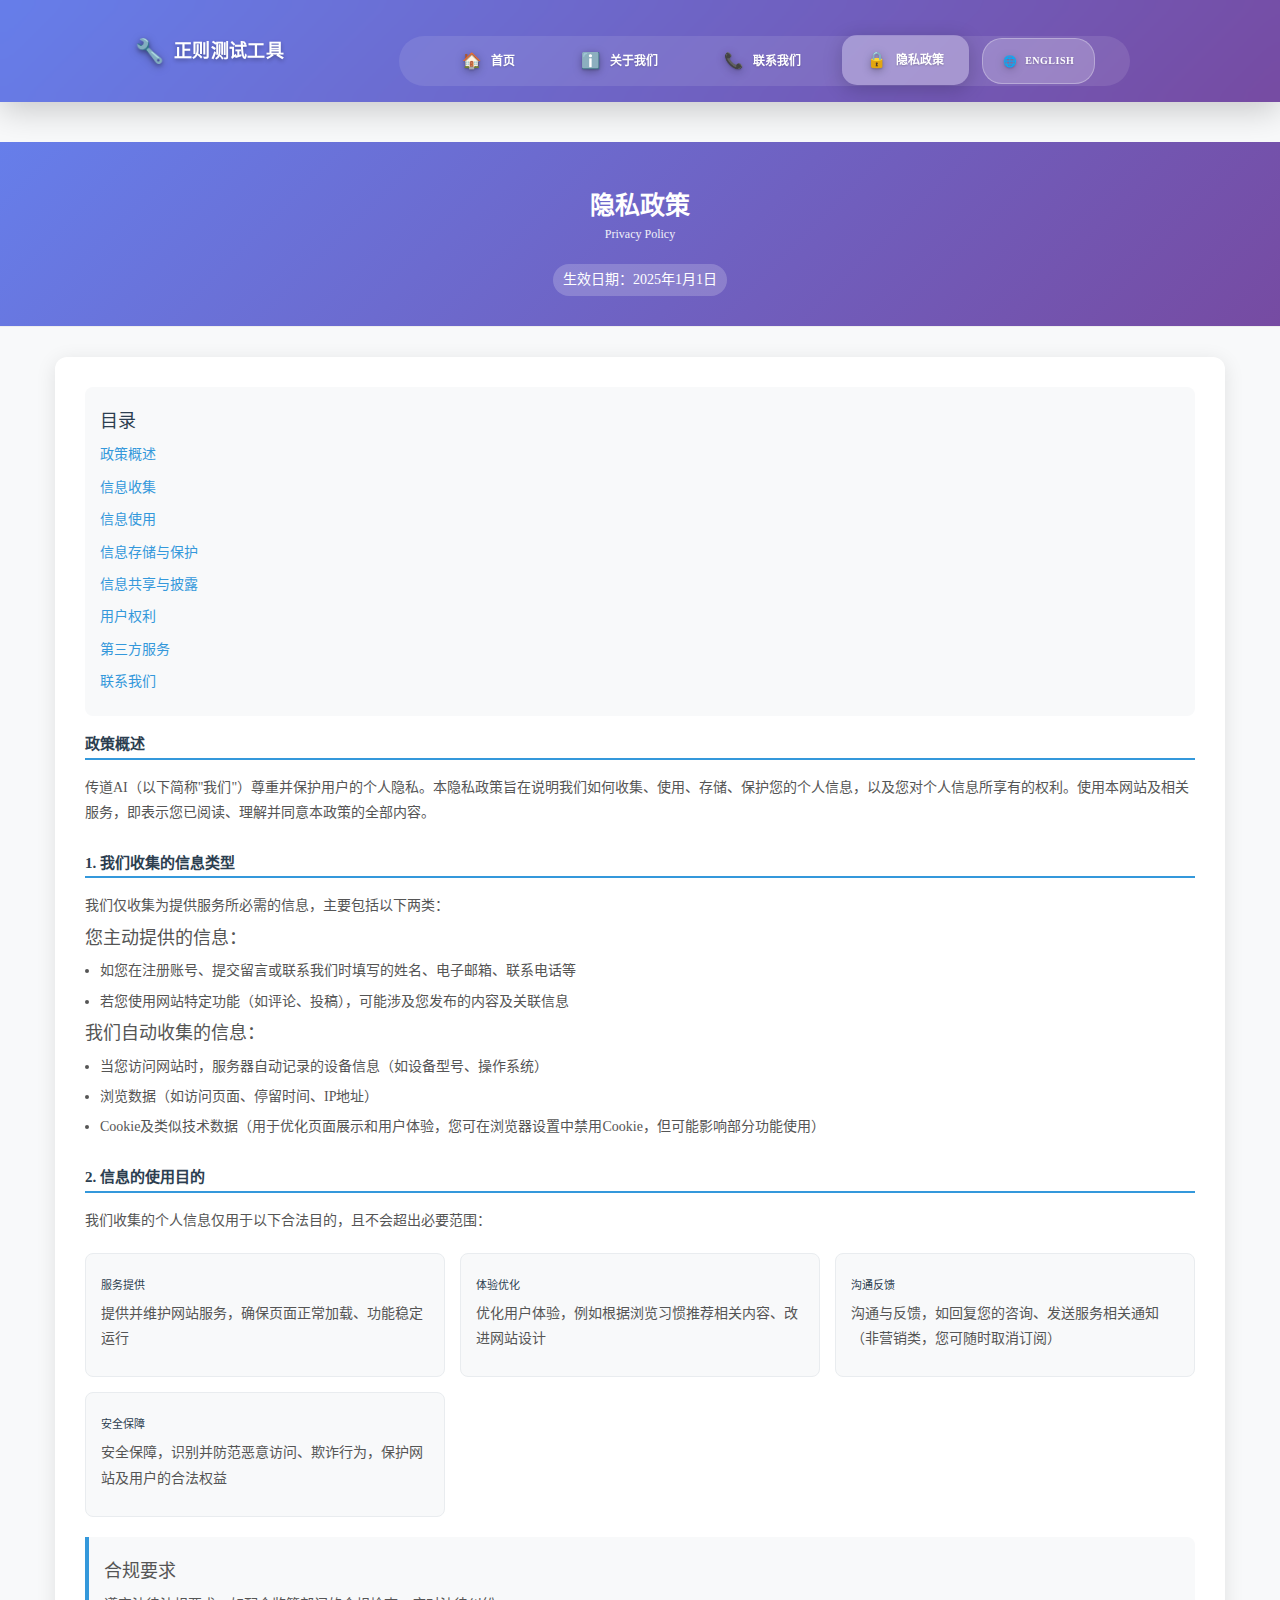
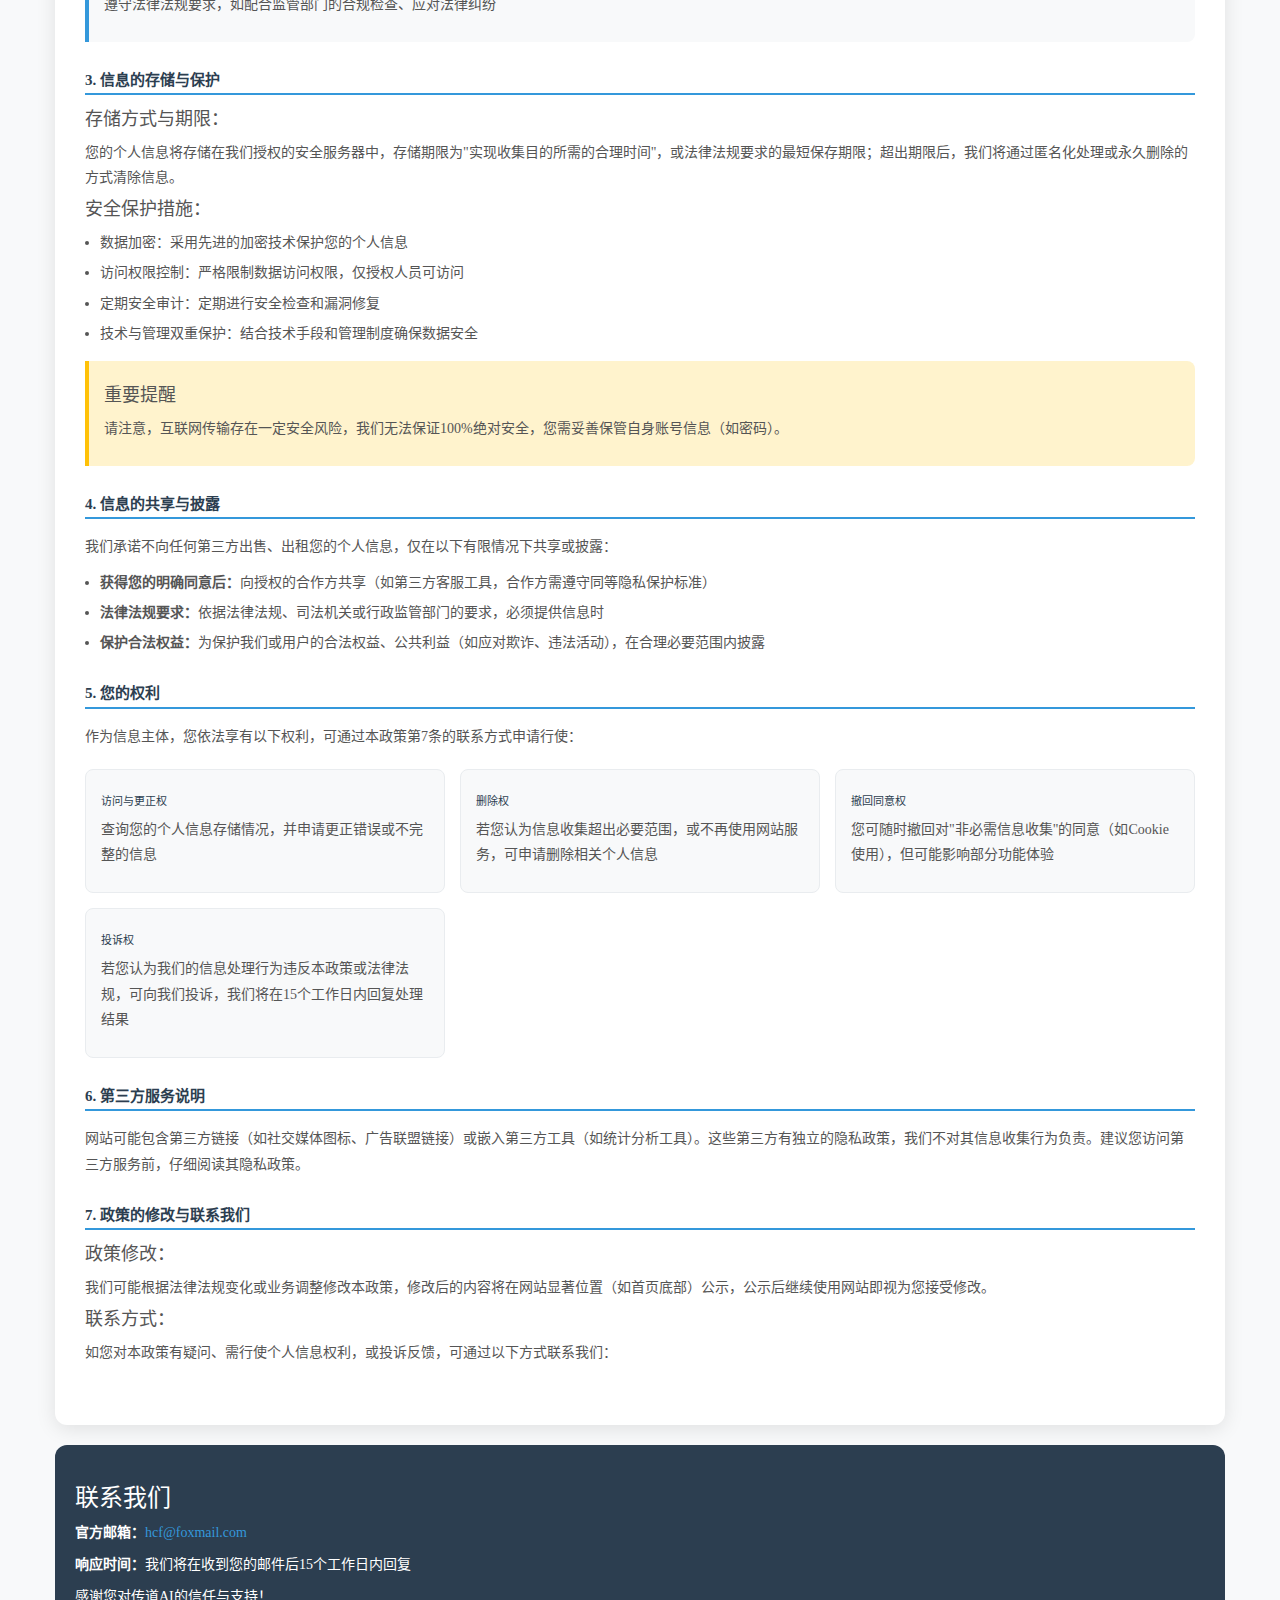
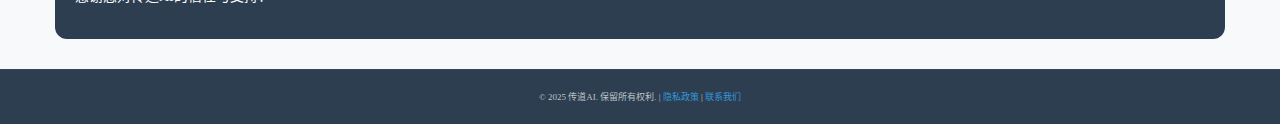
<file: privacy.html>
<!DOCTYPE html>
<html lang="zh-CN">
<head>
    <meta charset="UTF-8">
    <meta name="viewport" content="width=device-width, initial-scale=1.0">
    <title>隐私政策 - 免费在线正则表达式测试工具 - 正则表达式生成器 | 传道AI</title>
    <link rel="stylesheet" href="lib/bootstrap/css/bootstrap.min.css">
    <link rel="stylesheet" href="css.css">
    
<!-- Google tag (gtag.js) -->
<script async src="https://www.googletagmanager.com/gtag/js?id=G-XVNVPGKL3S"></script>
<script>
  window.dataLayer = window.dataLayer || [];
  function gtag(){dataLayer.push(arguments);}
  gtag('js', new Date());

  gtag('config', 'G-XVNVPGKL3S');
</script>

    <style>
        body {
            font-family: -apple-system, BlinkMacSystemFont, 'Segoe UI', 'PingFang SC', 'Hiragino Sans GB', 'Microsoft YaHei', sans-serif;
            line-height: 1.6;
            color: #333;
            background-color: #f8f9fa;
        }
        
        /* 导航栏样式 */
        .navbar {
            background: linear-gradient(135deg, #667eea 0%, #764ba2 100%);
            box-shadow: 0 8px 32px rgba(0,0,0,0.2);
            padding: 0;
            margin-bottom: 0;
            min-height: 90px;
            position: relative;
            width: 100%;
            backdrop-filter: blur(10px);
        }
        
        .navbar-wrapper {
            background: linear-gradient(135deg, #667eea 0%, #764ba2 100%);
            box-shadow: 0 8px 32px rgba(0,0,0,0.2);
            width: 100%;
            position: relative;
            overflow: hidden;
        }
        
        .navbar-wrapper::before {
            content: '';
            position: absolute;
            top: 0;
            left: -100%;
            width: 100%;
            height: 100%;
            background: linear-gradient(90deg, transparent, rgba(255,255,255,0.1), transparent);
            animation: shimmer 3s infinite;
        }
        
        @keyframes shimmer {
            0% { left: -100%; }
            100% { left: 100%; }
        }
        
        .navbar {
            background: transparent;
            box-shadow: none;
        }
        
        .navbar-brand {
            color: white !important;
            font-weight: 800;
            font-size: 1.8rem;
            padding: 25px 20px;
            text-decoration: none;
            display: flex;
            align-items: center;
            letter-spacing: 0.3px;
            text-shadow: 0 2px 4px rgba(0,0,0,0.3);
            transition: all 0.3s ease;
        }
        
        .navbar-brand:hover {
            color: white !important;
            text-decoration: none;
            transform: translateY(-2px);
            text-shadow: 0 4px 8px rgba(0,0,0,0.4);
        }
        
        .navbar-nav {
            display: flex !important;
            align-items: center;
            margin: 0 !important;
            padding: 0 30px !important;
            flex-direction: row;
            width: auto !important;
            max-width: 800px !important;
            background: rgba(255,255,255,0.1);
            border-radius: 25px;
            margin-right: 0 !important;
            backdrop-filter: blur(10px);
        }
        
        .navbar-nav .nav-item {
            margin: 0;
        }
        
        .navbar-nav .nav-link {
            color: white !important;
            font-weight: 600;
            padding: 15px 25px !important;
            text-decoration: none;
            border-radius: 15px;
            margin: 0 8px !important;
            transition: all 0.4s cubic-bezier(0.4, 0, 0.2, 1);
            display: flex;
            align-items: center;
            position: relative;
            font-size: 1.2rem;
            white-space: nowrap;
            text-shadow: 0 1px 2px rgba(0,0,0,0.2);
            overflow: hidden;
        }
        
        .navbar-nav .nav-link::before {
            content: '';
            position: absolute;
            top: 0;
            left: -100%;
            width: 100%;
            height: 100%;
            background: linear-gradient(90deg, transparent, rgba(255,255,255,0.2), transparent);
            transition: left 0.5s ease;
        }
        
        .navbar-nav .nav-link:hover::before {
            left: 100%;
        }
        
        .navbar-nav .nav-link:hover {
            background: rgba(255,255,255,0.25);
            color: white !important;
            text-decoration: none;
            transform: translateY(-3px);
            box-shadow: 0 8px 25px rgba(0,0,0,0.3);
        }
        
        .navbar-nav .nav-link.active {
            background: rgba(255,255,255,0.3);
            color: white !important;
            box-shadow: 0 4px 20px rgba(0,0,0,0.2);
            transform: translateY(-1px);
        }
        
        .brand-icon, .nav-icon {
            margin-right: 10px;
            font-size: 1.3em;
            filter: drop-shadow(0 2px 4px rgba(0,0,0,0.3));
            transition: transform 0.3s ease;
        }
        
        .nav-link:hover .nav-icon {
            transform: scale(1.1);
        }
        
        .navbar-toggler {
            border: none;
            color: white;
            font-size: 1.8rem;
            padding: 15px 20px;
            border-radius: 12px;
            background: rgba(255,255,255,0.15);
            backdrop-filter: blur(10px);
            display: none;
        }
        
        .navbar-toggler:hover {
            background: rgba(255,255,255,0.25);
            transform: scale(1.05);
        }
        
        .navbar-toggler:focus {
            box-shadow: none;
            outline: none;
        }
        
        .navbar-collapse {
            border-radius: 20px;
            margin: 15px;
            padding: 20px;
            backdrop-filter: blur(15px);
        }
        
        /* 移动端样式 */
        @media (max-width: 991px) {
            .navbar {
                min-height: 70px;
                padding: 0;
                position: relative !important;
                z-index: 999999 !important;
                overflow: visible !important;
            }
            
            /* 强制导航栏包装器样式 */
            .navbar-wrapper {
                position: relative !important;
                z-index: 999999 !important;
                overflow: visible !important;
            }
            
            .navbar .container {
                max-width: 100% !important;
                width: 100% !important;
                padding: 0 20px !important;
                margin: 0 !important;
                position: relative !important;
                overflow: visible !important;
            }
            
            .navbar-brand {
                font-size: 1.4rem;
                padding: 18px 0;
            }
            
            .navbar-toggler {
                display: block !important;
                background: rgba(255,255,255,0.2) !important;
                border: 1px solid rgba(255,255,255,0.3) !important;
                border-radius: 8px !important;
                padding: 12px 16px !important;
            }
            
            /* 移动端菜单项容器 */
            .navbar-nav {
                flex-direction: column !important;
                width: 100% !important;
                background: rgba(0,0,0,0.1) !important;
                margin: 0 !important;
                padding: 0 !important;
                max-width: none !important;
                display: flex !important;
                position: relative !important;
                z-index: 999999 !important;
            }
            
            /* 移动端菜单项 */
            .navbar-nav .nav-link {
                justify-content: center;
                margin: 0;
                padding: 18px 20px;
                width: 100%;
                border-radius: 0;
                font-size: 1.1rem;
                font-weight: 600;
                text-align: center;
                background: rgba(255,255,255,0.1);
                backdrop-filter: blur(15px);
                border-bottom: 1px solid rgba(255,255,255,0.15);
                display: block !important;
                visibility: visible !important;
                position: relative !important;
                z-index: 999999 !important;
                color: white !important;
                text-shadow: 0 1px 2px rgba(0,0,0,0.3);
                transition: all 0.3s ease;
            }
            
            .navbar-nav .nav-link:hover {
                transform: none;
                background: rgba(255,255,255,0.2) !important;
                color: white !important;
                text-shadow: 0 2px 4px rgba(0,0,0,0.4);
            }
            
            .navbar-nav .nav-link.active {
                background: rgba(255,255,255,0.25) !important;
                color: white !important;
                box-shadow: 0 2px 10px rgba(0,0,0,0.2);
                text-shadow: 0 2px 4px rgba(0,0,0,0.4);
            }
            
            .navbar-nav .nav-link:last-child {
                border-bottom: none;
            }
            
            /* 移动端菜单容器 */
            .navbar-collapse {
                background: rgba(102, 126, 234, 0.95) !important;
                margin: 0 !important;
                padding: 0 !important;
                border-radius: 0 !important;
                width: 100% !important;
                position: absolute !important;
                top: 100% !important;
                left: 0 !important;
                right: 0 !important;
                z-index: 999999 !important;
                box-shadow: 0 8px 32px rgba(0,0,0,0.3) !important;
                backdrop-filter: blur(10px) !important;
                border-top: 1px solid rgba(255,255,255,0.3) !important;
                display: none !important;
            }
            
            /* 强制菜单在下方显示，覆盖Bootstrap默认样式 */
            .navbar-collapse {
                position: absolute !important;
                top: 100% !important;
                left: 0 !important;
                right: 0 !important;
                width: 100% !important;
                background: rgba(102, 126, 234, 0.95) !important;
                margin: 0 !important;
                padding: 0 !important;
                border-radius: 0 !important;
                box-shadow: 0 8px 32px rgba(0,0,0,0.3) !important;
                backdrop-filter: blur(10px) !important;
                border-top: 1px solid rgba(255,255,255,0.3) !important;
                z-index: 999999 !important;
            }
            
            /* 确保菜单能正确显示 */
            .navbar-collapse.collapse {
                display: none !important;
            }

            .navbar-collapse.collapse.show {
                display: block !important;
            }
            
            /* 强制菜单显示样式 */
            .navbar-collapse.show .navbar-nav {
                display: flex !important;
                flex-direction: column !important;
            }
            
            /* 强制菜单项显示 */
            .navbar-collapse.show .navbar-nav .nav-link {
                display: block !important;
                visibility: visible !important;
                opacity: 1 !important;
            }
            
            /* 测试样式 - 强制显示菜单 */
            .navbar-collapse[style*="block"] {
                display: block !important;
                visibility: visible !important;
                opacity: 1 !important;
            }
        }
        
        /* 小屏幕优化 */
        @media (max-width: 576px) {
            .navbar .container {
                padding: 0 15px !important;
            }
            
            .navbar-brand {
                font-size: 1.2rem;
                padding: 15px 0;
                width: 100%;
            }
            
            .navbar-nav .nav-link {
                padding: 14px 16px;
                font-size: 0.95rem;
                margin: 4px 0;
            }
            
            .navbar-toggler {
                padding: 10px 14px !important;
            }
        }
        
        /* 确保导航栏和主内容区域宽度完全一致 */
        .navbar .container,
        .main-content.container {
            max-width: 1200px;
            margin: 0 auto;
            padding: 0 15px;
            width: 100%;
        }
        
        .navbar .container {
            display: flex;
            align-items: center;
            justify-content: space-between;
        }
        
        .navbar {
            width: 100%;
        }
        
        .navbar-nav.ml-auto {
            margin-left: auto !important;
            margin-right: 0 !important;
        }
        
        .navbar-nav .nav-item {
            list-style: none;
        }
        
        .nav-link {
            line-height: 1.4;
        }
        
        .nav-icon {
            vertical-align: middle;
        }
        
        /* 语言切换按钮特殊样式 */
        .language-switch-nav .nav-link {
            background: rgba(255,255,255,0.2) !important;
            border: 1px solid rgba(255,255,255,0.3) !important;
            border-radius: 20px !important;
            margin: 0 5px !important;
            padding: 12px 20px !important;
            font-weight: 700 !important;
            text-transform: uppercase !important;
            letter-spacing: 0.5px !important;
            transition: all 0.3s ease !important;
            font-size: 1rem !important;
        }
        
        .language-switch-nav .nav-link:hover {
            background: rgba(255,255,255,0.3) !important;
            border-color: rgba(255,255,255,0.5) !important;
            transform: translateY(-2px) !important;
            box-shadow: 0 6px 20px rgba(0,0,0,0.2) !important;
        }
        
        .language-switch-nav .nav-icon {
            font-size: 1.1em !important;
            margin-right: 8px !important;
        }
        
        /* 移动端语言切换按钮样式 */
        @media (max-width: 991px) {
            .language-switch-nav .nav-link {
                background: rgba(255,255,255,0.15) !important;
                border: 1px solid rgba(255,255,255,0.25) !important;
                border-radius: 15px !important;
                margin: 8px 0 !important;
                padding: 16px 20px !important;
                font-weight: 600 !important;
                text-align: center !important;
            }
            
            .language-switch-nav .nav-link:hover {
                background: rgba(255,255,255,0.25) !important;
                transform: none !important;
                box-shadow: 0 4px 15px rgba(0,0,0,0.2) !important;
            }
        }
        
        /* 版权信息样式 */
        .footer {
            background: #2c3e50;
            color: white;
            padding: 2rem 0;
            margin-top: 3rem;
            border-top: 1px solid #34495e;
        }
        
        .copyright {
            text-align: center;
            margin: 0;
        }
        
        .copyright p {
            margin: 0;
            font-size: 0.9rem;
            color: #bdc3c7;
        }
        
        .copyright a {
            color: #3498db;
            text-decoration: none;
            transition: color 0.3s ease;
        }
        
        .copyright a:hover {
            color: #5dade2;
            text-decoration: underline;
        }
        
        .page-header {
            background: linear-gradient(135deg, #667eea 0%, #764ba2 100%);
            color: white;
            padding: 3rem 0;
            margin-bottom: 3rem;
        }
        
        .page-title {
            font-size: 2.5rem;
            font-weight: 700;
            margin-bottom: 0.5rem;
        }
        
        .page-subtitle {
            font-size: 1.2rem;
            opacity: 0.9;
        }
        
        .effective-date {
            background: rgba(255,255,255,0.2);
            padding: 0.5rem 1rem;
            border-radius: 20px;
            display: inline-block;
            margin-top: 1rem;
        }
        
        .privacy-content {
            background: white;
            border-radius: 12px;
            box-shadow: 0 4px 20px rgba(0,0,0,0.1);
            padding: 3rem;
            margin-bottom: 2rem;
        }
        
        .section {
            margin-bottom: 3rem;
        }
        
        .section-title {
            color: #2c3e50;
            font-size: 1.5rem;
            font-weight: 600;
            margin-bottom: 1.5rem;
            padding-bottom: 0.5rem;
            border-bottom: 2px solid #3498db;
        }
        
        .section-content {
            color: #555;
            line-height: 1.8;
        }
        
        .section-content p {
            margin-bottom: 1rem;
        }
        
        .section-content ul {
            margin-bottom: 1rem;
            padding-left: 1.5rem;
        }
        
        .section-content li {
            margin-bottom: 0.5rem;
        }
        
        .highlight-box {
            background: #f8f9fa;
            border-left: 4px solid #3498db;
            padding: 1.5rem;
            margin: 1.5rem 0;
            border-radius: 0 8px 8px 0;
        }
        
        .warning-box {
            background: #fff3cd;
            border-left: 4px solid #ffc107;
            padding: 1.5rem;
            margin: 1.5rem 0;
            border-radius: 0 8px 8px 0;
        }
        
        .info-grid {
            display: grid;
            grid-template-columns: repeat(auto-fit, minmax(300px, 1fr));
            gap: 1.5rem;
            margin: 2rem 0;
        }
        
        .info-card {
            background: #f8f9fa;
            padding: 1.5rem;
            border-radius: 8px;
            border: 1px solid #e9ecef;
        }
        
        .info-card h4 {
            color: #2c3e50;
            margin-bottom: 1rem;
            font-size: 1.1rem;
        }
        
        .contact-section {
            background: #2c3e50;
            color: white;
            padding: 2rem;
            border-radius: 12px;
            margin-top: 2rem;
        }
        
        .contact-section h3 {
            color: white;
            margin-bottom: 1rem;
        }
        
        .contact-section a {
            color: #3498db;
            text-decoration: none;
        }
        
        .contact-section a:hover {
            text-decoration: underline;
        }
        
        .toc {
            background: #f8f9fa;
            border-radius: 8px;
            padding: 1.5rem;
            margin-bottom: 2rem;
        }
        
        .toc h4 {
            color: #2c3e50;
            margin-bottom: 1rem;
        }
        
        .toc ul {
            list-style: none;
            padding: 0;
            margin: 0;
        }
        
        .toc li {
            margin-bottom: 0.5rem;
        }
        
        .toc a {
            color: #3498db;
            text-decoration: none;
            padding: 0.25rem 0;
            display: block;
        }
        
        .toc a:hover {
            text-decoration: underline;
        }
        
        @media (max-width: 768px) {
            .page-title {
                font-size: 2rem;
            }
            
            .page-subtitle {
                font-size: 1rem;
            }
            
            .privacy-content {
                padding: 2rem 1.5rem;
            }
            
            .section-title {
                font-size: 1.3rem;
            }
            
            .info-grid {
                grid-template-columns: 1fr;
            }
        }
    </style>
</head>
<body>
    <!-- 导航栏 -->
    <div class="navbar-wrapper">
        <nav class="navbar navbar-expand-lg navbar-dark">
            <div class="container">
                <a class="navbar-brand" href="index.html">
                    <span class="brand-icon">🔧</span>
                    正则测试工具
                </a>
                
                <button class="navbar-toggler" type="button" data-toggle="collapse" data-target="#navbarNav" aria-controls="navbarNav" aria-expanded="false" aria-label="Toggle navigation">
                    <span class="navbar-toggler-icon">☰</span>
                </button>
                
                <div class="collapse navbar-collapse" id="navbarNav">
                    <ul class="navbar-nav ml-auto">
                        <li class="nav-item">
                            <a class="nav-link" href="index.html">
                                <span class="nav-icon">🏠</span>
                                首页
                            </a>
                        </li>
                        <li class="nav-item">
                            <a class="nav-link" href="about.html">
                                <span class="nav-icon">ℹ️</span>
                                关于我们
                            </a>
                        </li>
                        <li class="nav-item">
                            <a class="nav-link" href="contact.html">
                                <span class="nav-icon">📞</span>
                                联系我们
                            </a>
                        </li>
                        <li class="nav-item">
                            <a class="nav-link active" href="privacy.html">
                                <span class="nav-icon">🔒</span>
                                隐私政策
                            </a>
                        </li>
                        <li class="nav-item language-switch-nav">
                            <a class="nav-link" href="en/privacy.html">
                                <span class="nav-icon">🌐</span>
                                English
                            </a>
                        </li>
                    </ul>
                </div>
            </div>
        </nav>
    </div>

    <div class="page-header">
        <div class="container">
            <div class="row">
                <div class="col-12 text-center">
                    <h1 class="page-title">隐私政策</h1>
                    <p class="page-subtitle">Privacy Policy</p>
                    <div class="effective-date">
                        生效日期：2025年1月1日
                    </div>
                </div>
            </div>
        </div>
    </div>

    <div class="container">
        <div class="row">
            <div class="col-12">
                <div class="privacy-content">
                    <!-- 目录 -->
                    <div class="toc">
                        <h4>目录</h4>
                        <ul>
                            <li><a href="#intro">政策概述</a></li>
                            <li><a href="#collection">信息收集</a></li>
                            <li><a href="#usage">信息使用</a></li>
                            <li><a href="#storage">信息存储与保护</a></li>
                            <li><a href="#sharing">信息共享与披露</a></li>
                            <li><a href="#rights">用户权利</a></li>
                            <li><a href="#third-party">第三方服务</a></li>
                            <li><a href="#contact">联系我们</a></li>
                        </ul>
                    </div>

                    <!-- 政策概述 -->
                    <div class="section" id="intro">
                        <h2 class="section-title">政策概述</h2>
                        <div class="section-content">
                            <p>传道AI（以下简称"我们"）尊重并保护用户的个人隐私。本隐私政策旨在说明我们如何收集、使用、存储、保护您的个人信息，以及您对个人信息所享有的权利。使用本网站及相关服务，即表示您已阅读、理解并同意本政策的全部内容。</p>
                        </div>
                    </div>

                    <!-- 信息收集 -->
                    <div class="section" id="collection">
                        <h2 class="section-title">1. 我们收集的信息类型</h2>
                        <div class="section-content">
                            <p>我们仅收集为提供服务所必需的信息，主要包括以下两类：</p>
                            
                            <h4>您主动提供的信息：</h4>
                            <ul>
                                <li>如您在注册账号、提交留言或联系我们时填写的姓名、电子邮箱、联系电话等</li>
                                <li>若您使用网站特定功能（如评论、投稿），可能涉及您发布的内容及关联信息</li>
                            </ul>
                            
                            <h4>我们自动收集的信息：</h4>
                            <ul>
                                <li>当您访问网站时，服务器自动记录的设备信息（如设备型号、操作系统）</li>
                                <li>浏览数据（如访问页面、停留时间、IP地址）</li>
                                <li>Cookie及类似技术数据（用于优化页面展示和用户体验，您可在浏览器设置中禁用Cookie，但可能影响部分功能使用）</li>
                            </ul>
                        </div>
                    </div>

                    <!-- 信息使用 -->
                    <div class="section" id="usage">
                        <h2 class="section-title">2. 信息的使用目的</h2>
                        <div class="section-content">
                            <p>我们收集的个人信息仅用于以下合法目的，且不会超出必要范围：</p>
                            
                            <div class="info-grid">
                                <div class="info-card">
                                    <h4>服务提供</h4>
                                    <p>提供并维护网站服务，确保页面正常加载、功能稳定运行</p>
                                </div>
                                <div class="info-card">
                                    <h4>体验优化</h4>
                                    <p>优化用户体验，例如根据浏览习惯推荐相关内容、改进网站设计</p>
                                </div>
                                <div class="info-card">
                                    <h4>沟通反馈</h4>
                                    <p>沟通与反馈，如回复您的咨询、发送服务相关通知（非营销类，您可随时取消订阅）</p>
                                </div>
                                <div class="info-card">
                                    <h4>安全保障</h4>
                                    <p>安全保障，识别并防范恶意访问、欺诈行为，保护网站及用户的合法权益</p>
                                </div>
                            </div>
                            
                            <div class="highlight-box">
                                <h4>合规要求</h4>
                                <p>遵守法律法规要求，如配合监管部门的合规检查、应对法律纠纷</p>
                            </div>
                        </div>
                    </div>

                    <!-- 信息存储与保护 -->
                    <div class="section" id="storage">
                        <h2 class="section-title">3. 信息的存储与保护</h2>
                        <div class="section-content">
                            <h4>存储方式与期限：</h4>
                            <p>您的个人信息将存储在我们授权的安全服务器中，存储期限为"实现收集目的所需的合理时间"，或法律法规要求的最短保存期限；超出期限后，我们将通过匿名化处理或永久删除的方式清除信息。</p>
                            
                            <h4>安全保护措施：</h4>
                            <ul>
                                <li>数据加密：采用先进的加密技术保护您的个人信息</li>
                                <li>访问权限控制：严格限制数据访问权限，仅授权人员可访问</li>
                                <li>定期安全审计：定期进行安全检查和漏洞修复</li>
                                <li>技术与管理双重保护：结合技术手段和管理制度确保数据安全</li>
                            </ul>
                            
                            <div class="warning-box">
                                <h4>重要提醒</h4>
                                <p>请注意，互联网传输存在一定安全风险，我们无法保证100%绝对安全，您需妥善保管自身账号信息（如密码）。</p>
                            </div>
                        </div>
                    </div>

                    <!-- 信息共享与披露 -->
                    <div class="section" id="sharing">
                        <h2 class="section-title">4. 信息的共享与披露</h2>
                        <div class="section-content">
                            <p>我们承诺不向任何第三方出售、出租您的个人信息，仅在以下有限情况下共享或披露：</p>
                            
                            <ul>
                                <li><strong>获得您的明确同意后：</strong>向授权的合作方共享（如第三方客服工具，合作方需遵守同等隐私保护标准）</li>
                                <li><strong>法律法规要求：</strong>依据法律法规、司法机关或行政监管部门的要求，必须提供信息时</li>
                                <li><strong>保护合法权益：</strong>为保护我们或用户的合法权益、公共利益（如应对欺诈、违法活动），在合理必要范围内披露</li>
                            </ul>
                        </div>
                    </div>

                    <!-- 用户权利 -->
                    <div class="section" id="rights">
                        <h2 class="section-title">5. 您的权利</h2>
                        <div class="section-content">
                            <p>作为信息主体，您依法享有以下权利，可通过本政策第7条的联系方式申请行使：</p>
                            
                            <div class="info-grid">
                                <div class="info-card">
                                    <h4>访问与更正权</h4>
                                    <p>查询您的个人信息存储情况，并申请更正错误或不完整的信息</p>
                                </div>
                                <div class="info-card">
                                    <h4>删除权</h4>
                                    <p>若您认为信息收集超出必要范围，或不再使用网站服务，可申请删除相关个人信息</p>
                                </div>
                                <div class="info-card">
                                    <h4>撤回同意权</h4>
                                    <p>您可随时撤回对"非必需信息收集"的同意（如Cookie使用），但可能影响部分功能体验</p>
                                </div>
                                <div class="info-card">
                                    <h4>投诉权</h4>
                                    <p>若您认为我们的信息处理行为违反本政策或法律法规，可向我们投诉，我们将在15个工作日内回复处理结果</p>
                                </div>
                            </div>
                        </div>
                    </div>

                    <!-- 第三方服务 -->
                    <div class="section" id="third-party">
                        <h2 class="section-title">6. 第三方服务说明</h2>
                        <div class="section-content">
                            <p>网站可能包含第三方链接（如社交媒体图标、广告联盟链接）或嵌入第三方工具（如统计分析工具）。这些第三方有独立的隐私政策，我们不对其信息收集行为负责。建议您访问第三方服务前，仔细阅读其隐私政策。</p>
                        </div>
                    </div>

                    <!-- 政策修改与联系我们 -->
                    <div class="section" id="contact">
                        <h2 class="section-title">7. 政策的修改与联系我们</h2>
                        <div class="section-content">
                            <h4>政策修改：</h4>
                            <p>我们可能根据法律法规变化或业务调整修改本政策，修改后的内容将在网站显著位置（如首页底部）公示，公示后继续使用网站即视为您接受修改。</p>
                            
                            <h4>联系方式：</h4>
                            <p>如您对本政策有疑问、需行使个人信息权利，或投诉反馈，可通过以下方式联系我们：</p>
                        </div>
                    </div>
                </div>

                <!-- 联系信息 -->
                <div class="contact-section">
                    <h3>联系我们</h3>
                    <p><strong>官方邮箱：</strong><a href="mailto:hcf@foxmail.com">hcf@foxmail.com</a></p>
                    <p><strong>响应时间：</strong>我们将在收到您的邮件后15个工作日内回复</p>
                    <p>感谢您对传道AI的信任与支持！</p>
                </div>
            </div>
        </div>
    </div>

    <!-- 版权信息 -->
    <div class="footer">
        <div class="container">
            <div class="row">
                <div class="col-12 text-center">
                    <div class="copyright">
                        <p>&copy; 2025 传道AI. 保留所有权利. | <a href="privacy.html">隐私政策</a> | <a href="contact.html">联系我们</a></p>
                    </div>
                </div>
            </div>
        </div>
    </div>

    <script src="lib/jquery-1.9.1.js"></script>
    <script src="lib/bootstrap/js/bootstrap.min.js"></script>
    <script>
        // 移动端菜单修复
        document.addEventListener('DOMContentLoaded', function() {
            const navbarToggler = document.querySelector('.navbar-toggler');
            const navbarCollapse = document.querySelector('.navbar-collapse');

            console.log('Menu elements found:', {
                toggler: !!navbarToggler,
                collapse: !!navbarCollapse
            });

            if (navbarToggler && navbarCollapse) {
                // 确保菜单初始状态为隐藏
                navbarCollapse.style.display = 'none';
                navbarCollapse.classList.remove('show');
                
                // 点击三杆按钮切换菜单
                navbarToggler.addEventListener('click', function(e) {
                    e.preventDefault();
                    e.stopPropagation();
                    
                    console.log('Toggler clicked, current display:', navbarCollapse.style.display);
                    
                    if (navbarCollapse.style.display === 'block') {
                        navbarCollapse.style.display = 'none';
                        navbarCollapse.classList.remove('show');
                        console.log('Menu hidden');
                    } else {
                        navbarCollapse.style.display = 'block';
                        navbarCollapse.classList.add('show');
                        console.log('Menu shown');
                    }
                });
                
                // 点击菜单外部关闭菜单
                document.addEventListener('click', function(e) {
                    if (!navbarToggler.contains(e.target) && !navbarCollapse.contains(e.target)) {
                        navbarCollapse.style.display = 'none';
                        navbarCollapse.classList.remove('show');
                    }
                });
            } else {
                console.error('Menu elements not found!');
            }
        });

        // 平滑滚动到锚点
        document.querySelectorAll('a[href^="#"]').forEach(anchor => {
            anchor.addEventListener('click', function (e) {
                e.preventDefault();
                const target = document.querySelector(this.getAttribute('href'));
                if (target) {
                    target.scrollIntoView({
                        behavior: 'smooth',
                        block: 'start'
                    });
                }
            });
        });
    </script>
</body>
</html>
</file>
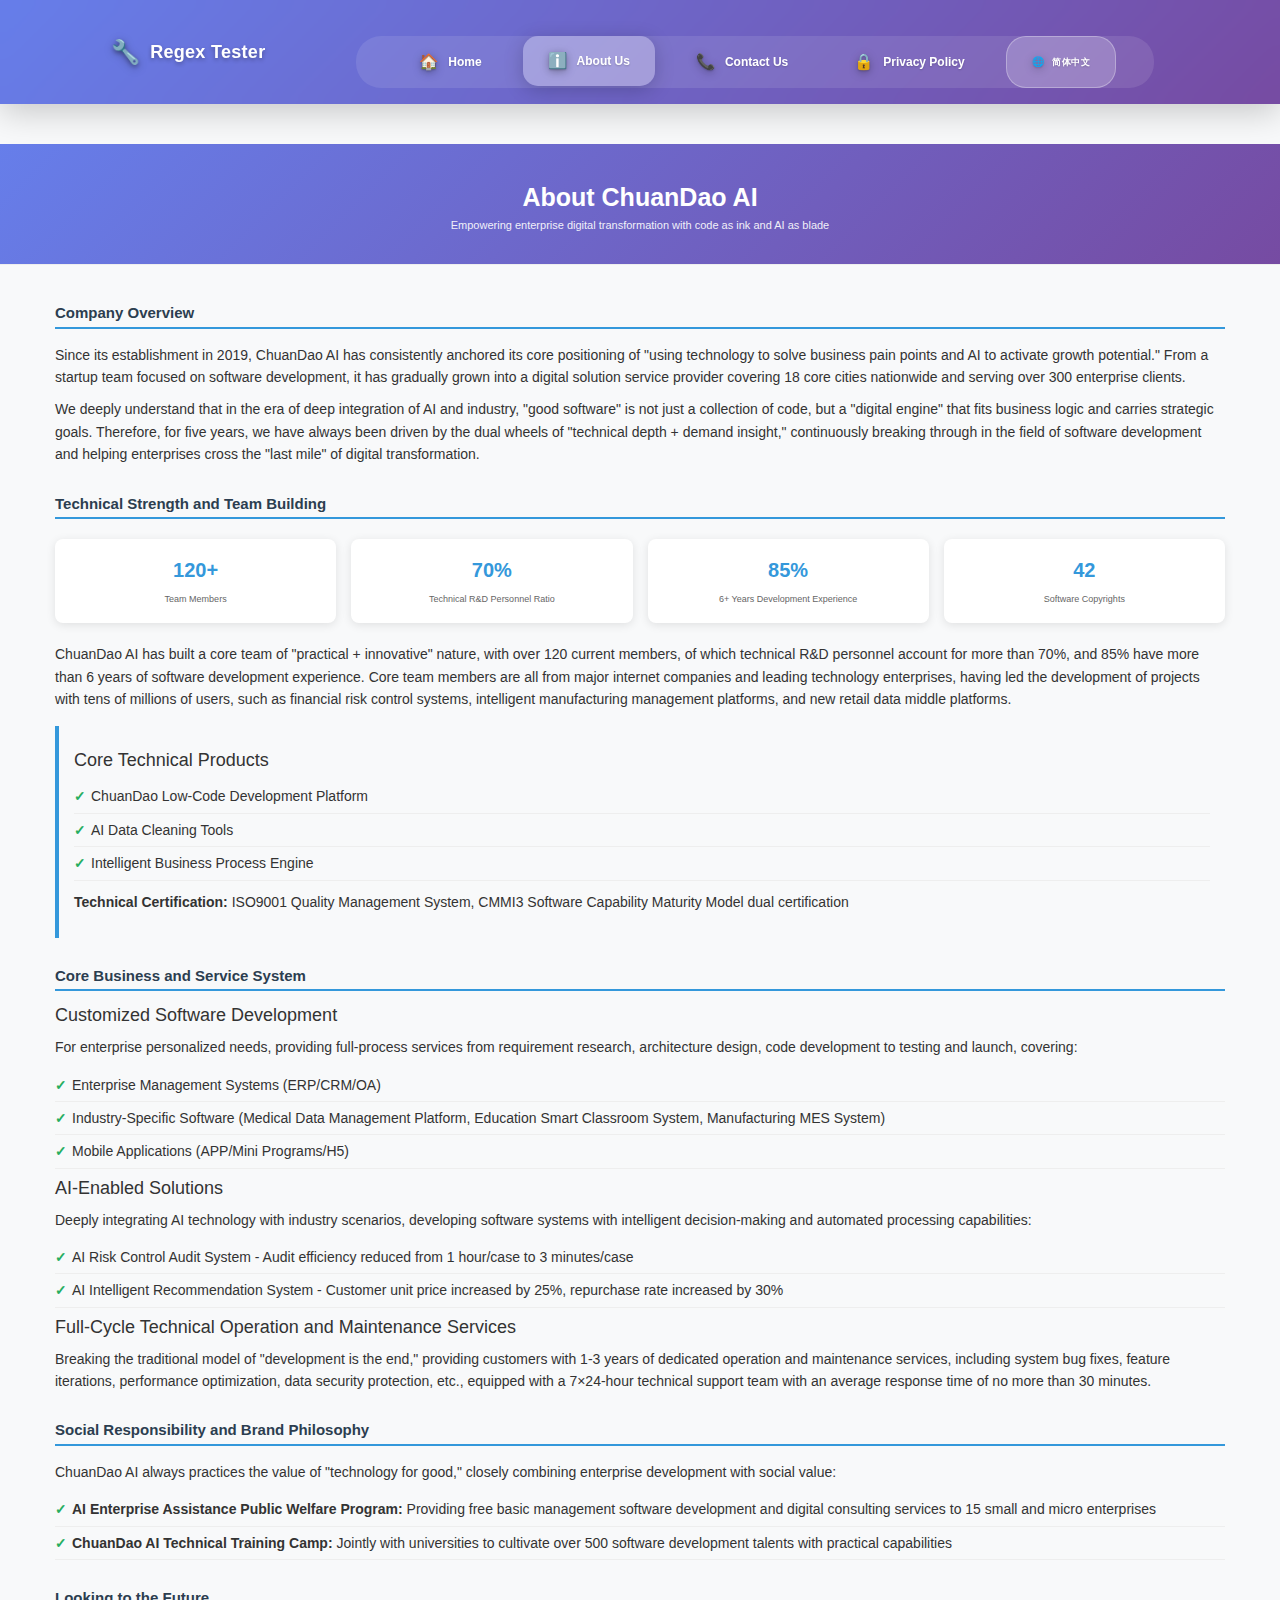
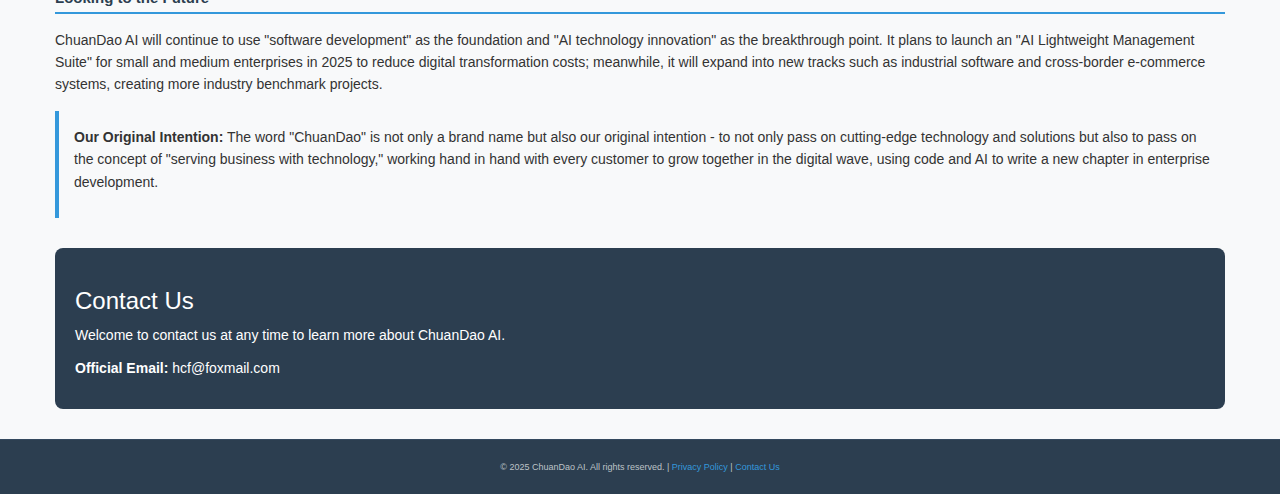
<file: en/about.html>
<!DOCTYPE html>
<html lang="en">
<head>
    <meta charset="UTF-8">
    <meta name="viewport" content="width=device-width, initial-scale=1.0">
    <title>About Us - Free Online Regular Expression Testing Tool - Regex Generator | ChuanDao AI</title>
    <link rel="stylesheet" href="lib/bootstrap/css/bootstrap.min.css">
    <link rel="stylesheet" href="css.css">
    
<!-- Google tag (gtag.js) -->
<script async src="https://www.googletagmanager.com/gtag/js?id=G-XVNVPGKL3S"></script>
<script>
  window.dataLayer = window.dataLayer || [];
  function gtag(){dataLayer.push(arguments);}
  gtag('js', new Date());

  gtag('config', 'G-XVNVPGKL3S');
</script>
    <style>
        body {
            font-family: -apple-system, BlinkMacSystemFont, 'Segoe UI', 'PingFang SC', 'Hiragino Sans GB', 'Microsoft YaHei', sans-serif;
            line-height: 1.6;
            color: #333;
        }
        
        /* 导航栏样式 */
        .navbar {
            background: linear-gradient(135deg, #667eea 0%, #764ba2 100%);
            box-shadow: 0 8px 32px rgba(0,0,0,0.2);
            padding: 0;
            margin-bottom: 0;
            min-height: 90px;
            position: relative;
            width: 100%;
            backdrop-filter: blur(10px);
        }
        
        .navbar-wrapper {
            background: linear-gradient(135deg, #667eea 0%, #764ba2 100%);
            box-shadow: 0 8px 32px rgba(0,0,0,0.2);
            width: 100%;
            position: relative;
            overflow: hidden;
        }
        
        .navbar-wrapper::before {
            content: '';
            position: absolute;
            top: 0;
            left: -100%;
            width: 100%;
            height: 100%;
            background: linear-gradient(90deg, transparent, rgba(255,255,255,0.1), transparent);
            animation: shimmer 3s infinite;
        }
        
        @keyframes shimmer {
            0% { left: -100%; }
            100% { left: 100%; }
        }
        
        .navbar {
            background: transparent;
            box-shadow: none;
        }
        
        .navbar-brand {
            color: white !important;
            font-weight: 800;
            font-size: 1.8rem;
            padding: 25px 20px;
            text-decoration: none;
            display: flex;
            align-items: center;
            letter-spacing: 0.3px;
            text-shadow: 0 2px 4px rgba(0,0,0,0.3);
            transition: all 0.3s ease;
        }
        
        .navbar-brand:hover {
            color: white !important;
            text-decoration: none;
            transform: translateY(-2px);
            text-shadow: 0 4px 8px rgba(0,0,0,0.4);
        }
        
        .navbar-nav {
            display: flex !important;
            align-items: center;
            margin: 0 !important;
            padding: 0 30px !important;
            flex-direction: row;
            width: auto !important;
            max-width: 800px !important;
            background: rgba(255,255,255,0.1);
            border-radius: 25px;
            margin-right: 0 !important;
            backdrop-filter: blur(10px);
        }
        
        .navbar-nav .nav-item {
            margin: 0;
        }
        
        .navbar-nav .nav-link {
            color: white !important;
            font-weight: 600;
            padding: 15px 25px !important;
            text-decoration: none;
            border-radius: 15px;
            margin: 0 8px !important;
            transition: all 0.4s cubic-bezier(0.4, 0, 0.2, 1);
            display: flex;
            align-items: center;
            position: relative;
            font-size: 1.2rem;
            white-space: nowrap;
            text-shadow: 0 1px 2px rgba(0,0,0,0.2);
            overflow: hidden;
        }
        
        .navbar-nav .nav-link::before {
            content: '';
            position: absolute;
            top: 0;
            left: -100%;
            width: 100%;
            height: 100%;
            background: linear-gradient(90deg, transparent, rgba(255,255,255,0.2), transparent);
            transition: left 0.5s ease;
        }
        
        .navbar-nav .nav-link:hover::before {
            left: 100%;
        }
        
        .navbar-nav .nav-link:hover {
            background: rgba(255,255,255,0.25);
            color: white !important;
            text-decoration: none;
            transform: translateY(-3px);
            box-shadow: 0 8px 25px rgba(0,0,0,0.3);
        }
        
        .navbar-nav .nav-link.active {
            background: rgba(255,255,255,0.3);
            color: white !important;
            box-shadow: 0 4px 20px rgba(0,0,0,0.2);
            transform: translateY(-1px);
        }
        
        .brand-icon, .nav-icon {
            margin-right: 10px;
            font-size: 1.3em;
            filter: drop-shadow(0 2px 4px rgba(0,0,0,0.3));
            transition: transform 0.3s ease;
        }
        
        .nav-link:hover .nav-icon {
            transform: scale(1.1);
        }
        
        .navbar-toggler {
            border: none;
            color: white;
            font-size: 1.8rem;
            padding: 15px 20px;
            border-radius: 12px;
            background: rgba(255,255,255,0.15);
            backdrop-filter: blur(10px);
            display: none;
        }
        
        .navbar-toggler:hover {
            background: rgba(255,255,255,0.25);
            transform: scale(1.05);
        }
        
        .navbar-toggler:focus {
            box-shadow: none;
            outline: none;
        }
        
        .navbar-collapse {
            border-radius: 20px;
            margin: 15px;
            padding: 20px;
            backdrop-filter: blur(15px);
        }
        
        /* 移动端样式 */
        @media (max-width: 991px) {
            .navbar {
                min-height: 70px;
                padding: 0;
                position: relative !important;
                z-index: 999999 !important;
                overflow: visible !important;
            }
            
            /* 强制导航栏包装器样式 */
            .navbar-wrapper {
                position: relative !important;
                z-index: 999999 !important;
                overflow: visible !important;
            }
            
            .navbar .container {
                max-width: 100% !important;
                width: 100% !important;
                padding: 0 20px !important;
                margin: 0 !important;
                position: relative !important;
                overflow: visible !important;
            }
            
            .navbar-brand {
                font-size: 1.4rem;
                padding: 18px 0;
            }
            
            .navbar-toggler {
                display: block !important;
                background: rgba(255,255,255,0.2) !important;
                border: 1px solid rgba(255,255,255,0.3) !important;
                border-radius: 8px !important;
                padding: 12px 16px !important;
            }
            
            /* 移动端菜单项容器 */
            .navbar-nav {
                flex-direction: column !important;
                width: 100% !important;
                background: rgba(0,0,0,0.1) !important;
                margin: 0 !important;
                padding: 0 !important;
                max-width: none !important;
                display: flex !important;
                position: relative !important;
                z-index: 999999 !important;
            }
            
            /* 移动端菜单项 */
            .navbar-nav .nav-link {
                justify-content: center;
                margin: 0;
                padding: 18px 20px;
                width: 100%;
                border-radius: 0;
                font-size: 1.1rem;
                font-weight: 600;
                text-align: center;
                background: rgba(255,255,255,0.1);
                backdrop-filter: blur(15px);
                border-bottom: 1px solid rgba(255,255,255,0.15);
                display: block !important;
                visibility: visible !important;
                position: relative !important;
                z-index: 999999 !important;
                color: white !important;
                text-shadow: 0 1px 2px rgba(0,0,0,0.3);
                transition: all 0.3s ease;
            }
            
            .navbar-nav .nav-link:hover {
                transform: none;
                background: rgba(255,255,255,0.2) !important;
                color: white !important;
                text-shadow: 0 2px 4px rgba(0,0,0,0.4);
            }
            
            .navbar-nav .nav-link.active {
                background: rgba(255,255,255,0.25) !important;
                color: white !important;
                box-shadow: 0 2px 10px rgba(0,0,0,0.2);
                text-shadow: 0 2px 4px rgba(0,0,0,0.4);
            }
            
            .navbar-nav .nav-link:last-child {
                border-bottom: none;
            }
            
            /* 移动端菜单容器 */
            .navbar-collapse {
                background: rgba(102, 126, 234, 0.95) !important;
                margin: 0 !important;
                padding: 0 !important;
                border-radius: 0 !important;
                width: 100% !important;
                position: absolute !important;
                top: 100% !important;
                left: 0 !important;
                right: 0 !important;
                z-index: 999999 !important;
                box-shadow: 0 8px 32px rgba(0,0,0,0.3) !important;
                backdrop-filter: blur(10px) !important;
                border-top: 1px solid rgba(255,255,255,0.3) !important;
                display: none !important;
            }
            
            /* 强制菜单在下方显示，覆盖Bootstrap默认样式 */
            .navbar-collapse {
                position: absolute !important;
                top: 100% !important;
                left: 0 !important;
                right: 0 !important;
                width: 100% !important;
                background: rgba(102, 126, 234, 0.95) !important;
                margin: 0 !important;
                padding: 0 !important;
                border-radius: 0 !important;
                box-shadow: 0 8px 32px rgba(0,0,0,0.3) !important;
                backdrop-filter: blur(10px) !important;
                border-top: 1px solid rgba(255,255,255,0.3) !important;
                z-index: 999999 !important;
            }
            
            /* 确保菜单能正确显示 */
            .navbar-collapse.collapse {
                display: none !important;
            }

            .navbar-collapse.collapse.show {
                display: block !important;
            }
            
            /* 强制菜单显示样式 */
            .navbar-collapse.show .navbar-nav {
                display: flex !important;
                flex-direction: column !important;
            }
            
            /* 强制菜单项显示 */
            .navbar-collapse.show .navbar-nav .nav-link {
                display: block !important;
                visibility: visible !important;
                opacity: 1 !important;
            }
            
            /* 测试样式 - 强制显示菜单 */
            .navbar-collapse[style*="block"] {
                display: block !important;
                visibility: visible !important;
                opacity: 1 !important;
            }
        }
        
        /* 小屏幕优化 */
        @media (max-width: 576px) {
            .navbar .container {
                padding: 0 15px !important;
            }
            
            .navbar-brand {
                font-size: 1.2rem;
                padding: 15px 0;
                width: 100%;
            }
            
            .navbar-nav .nav-link {
                padding: 14px 16px;
                font-size: 0.95rem;
                margin: 4px 0;
            }
            
            .navbar-toggler {
                padding: 10px 14px !important;
            }
        }
        
        /* 确保导航栏和主内容区域宽度完全一致 */
        .navbar .container,
        .main-content.container {
            max-width: 1200px;
            margin: 0 auto;
            padding: 0 15px;
            width: 100%;
        }
        
        .navbar .container {
            display: flex;
            align-items: center;
            justify-content: space-between;
        }
        
        .navbar {
            width: 100%;
        }
        
        .navbar-nav.ml-auto {
            margin-left: auto !important;
            margin-right: 0 !important;
        }
        
        .navbar-nav .nav-item {
            list-style: none;
        }
        
        .nav-link {
            line-height: 1.4;
        }
        
        .nav-icon {
            vertical-align: middle;
        }
        
        /* 版权信息样式 */
        .footer {
            background: #2c3e50;
            color: white;
            padding: 2rem 0;
            margin-top: 3rem;
            border-top: 1px solid #34495e;
        }
        
        .copyright {
            text-align: center;
            margin: 0;
        }
        
        .copyright p {
            margin: 0;
            font-size: 0.9rem;
            color: #bdc3c7;
        }
        
        .copyright a {
            color: #3498db;
            text-decoration: none;
            transition: color 0.3s ease;
        }
        
        .copyright a:hover {
            color: #5dade2;
            text-decoration: underline;
        }
        
        .page-header {
            background: linear-gradient(135deg, #667eea 0%, #764ba2 100%);
            color: white;
            padding: 2rem 0;
            margin-bottom: 2rem;
        }
        
        .page-title {
            font-size: 2.5rem;
            font-weight: 700;
            margin-bottom: 0.5rem;
        }
        
        .page-subtitle {
            font-size: 1.1rem;
            opacity: 0.9;
        }
        
        .content-section {
            margin-bottom: 3rem;
        }
        
        .section-title {
            color: #2c3e50;
            font-size: 1.5rem;
            font-weight: 600;
            margin-bottom: 1.5rem;
            padding-bottom: 0.5rem;
            border-bottom: 2px solid #3498db;
        }
        
        .highlight-box {
            background: #f8f9fa;
            border-left: 4px solid #3498db;
            padding: 1.5rem;
            margin: 1.5rem 0;
            border-radius: 0 8px 8px 0;
        }
        
        .stats-grid {
            display: grid;
            grid-template-columns: repeat(auto-fit, minmax(200px, 1fr));
            gap: 1.5rem;
            margin: 2rem 0;
        }
        
        .stat-item {
            text-align: center;
            padding: 1.5rem;
            background: white;
            border-radius: 8px;
            box-shadow: 0 2px 10px rgba(0,0,0,0.1);
        }
        
        .stat-number {
            font-size: 2rem;
            font-weight: 700;
            color: #3498db;
            display: block;
        }
        
        .stat-label {
            color: #666;
            font-size: 0.9rem;
        }
        
        .feature-list {
            list-style: none;
            padding: 0;
        }
        
        .feature-list li {
            padding: 0.5rem 0;
            border-bottom: 1px solid #eee;
        }
        
        .feature-list li:before {
            content: "✓";
            color: #27ae60;
            font-weight: bold;
            margin-right: 0.5rem;
        }
        
        .contact-info {
            background: #2c3e50;
            color: white;
            padding: 2rem;
            border-radius: 8px;
            margin-top: 2rem;
        }
        
        @media (max-width: 768px) {
            .page-title {
                font-size: 2rem;
            }
            
            .page-subtitle {
                font-size: 1rem;
            }
            
            .stats-grid {
                grid-template-columns: 1fr;
            }
            
            .content-section {
                margin-bottom: 2rem;
            }
            
            .section-title {
                font-size: 1.3rem;
            }
        }
    </style>
</head>
<body>
    <!-- 导航栏 -->
    <div class="navbar-wrapper">
        <nav class="navbar navbar-expand-lg navbar-dark">
            <div class="container">
                <a class="navbar-brand" href="index.html">
                    <span class="brand-icon">🔧</span>
                    Regex Tester
                </a>
                
                <button class="navbar-toggler" type="button" data-toggle="collapse" data-target="#navbarNav" aria-controls="navbarNav" aria-expanded="false" aria-label="Toggle navigation">
                    <span class="navbar-toggler-icon">☰</span>
                </button>
                
                <div class="collapse navbar-collapse" id="navbarNav">
                    <ul class="navbar-nav ml-auto">
                        <li class="nav-item">
                            <a class="nav-link" href="index.html">
                                <span class="nav-icon">🏠</span>
                                Home
                            </a>
                        </li>
                        <li class="nav-item">
                            <a class="nav-link active" href="about.html">
                                <span class="nav-icon">ℹ️</span>
                                About Us
                            </a>
                        </li>
                        <li class="nav-item">
                            <a class="nav-link" href="contact.html">
                                <span class="nav-icon">📞</span>
                                Contact Us
                            </a>
                        </li>
                        <li class="nav-item">
                            <a class="nav-link" href="privacy.html">
                                <span class="nav-icon">🔒</span>
                                Privacy Policy
                            </a>
                        </li>
                        <li class="nav-item language-switch-nav">
                            <a class="nav-link" href="../about.html">
                                <span class="nav-icon">🌐</span>
                                简体中文
                            </a>
                        </li>
                    </ul>
                </div>
            </div>
        </nav>
    </div>

    <div class="page-header">
        <div class="container">
            <div class="row">
                <div class="col-12 text-center">
                    <h1 class="page-title">About ChuanDao AI</h1>
                    <p class="page-subtitle">Empowering enterprise digital transformation with code as ink and AI as blade</p>
                </div>
            </div>
        </div>
    </div>

    <div class="container">
        <div class="row">
            <div class="col-12">
                <!-- 公司简介 -->
                <div class="content-section">
                    <h2 class="section-title">Company Overview</h2>
                    <p>Since its establishment in 2019, ChuanDao AI has consistently anchored its core positioning of "using technology to solve business pain points and AI to activate growth potential." From a startup team focused on software development, it has gradually grown into a digital solution service provider covering 18 core cities nationwide and serving over 300 enterprise clients.</p>
                    <p>We deeply understand that in the era of deep integration of AI and industry, "good software" is not just a collection of code, but a "digital engine" that fits business logic and carries strategic goals. Therefore, for five years, we have always been driven by the dual wheels of "technical depth + demand insight," continuously breaking through in the field of software development and helping enterprises cross the "last mile" of digital transformation.</p>
                </div>

                <!-- 技术实力 -->
                <div class="content-section">
                    <h2 class="section-title">Technical Strength and Team Building</h2>
                    <div class="stats-grid">
                        <div class="stat-item">
                            <span class="stat-number">120+</span>
                            <span class="stat-label">Team Members</span>
                        </div>
                        <div class="stat-item">
                            <span class="stat-number">70%</span>
                            <span class="stat-label">Technical R&D Personnel Ratio</span>
                        </div>
                        <div class="stat-item">
                            <span class="stat-number">85%</span>
                            <span class="stat-label">6+ Years Development Experience</span>
                        </div>
                        <div class="stat-item">
                            <span class="stat-number">42</span>
                            <span class="stat-label">Software Copyrights</span>
                        </div>
                    </div>
                    
                    <p>ChuanDao AI has built a core team of "practical + innovative" nature, with over 120 current members, of which technical R&D personnel account for more than 70%, and 85% have more than 6 years of software development experience. Core team members are all from major internet companies and leading technology enterprises, having led the development of projects with tens of millions of users, such as financial risk control systems, intelligent manufacturing management platforms, and new retail data middle platforms.</p>
                    
                    <div class="highlight-box">
                        <h4>Core Technical Products</h4>
                        <ul class="feature-list">
                            <li>ChuanDao Low-Code Development Platform</li>
                            <li>AI Data Cleaning Tools</li>
                            <li>Intelligent Business Process Engine</li>
                        </ul>
                        <p><strong>Technical Certification:</strong> ISO9001 Quality Management System, CMMI3 Software Capability Maturity Model dual certification</p>
                    </div>
                </div>

                <!-- 核心业务 -->
                <div class="content-section">
                    <h2 class="section-title">Core Business and Service System</h2>
                    
                    <h4>Customized Software Development</h4>
                    <p>For enterprise personalized needs, providing full-process services from requirement research, architecture design, code development to testing and launch, covering:</p>
                    <ul class="feature-list">
                        <li>Enterprise Management Systems (ERP/CRM/OA)</li>
                        <li>Industry-Specific Software (Medical Data Management Platform, Education Smart Classroom System, Manufacturing MES System)</li>
                        <li>Mobile Applications (APP/Mini Programs/H5)</li>
                    </ul>
                    
                    <h4>AI-Enabled Solutions</h4>
                    <p>Deeply integrating AI technology with industry scenarios, developing software systems with intelligent decision-making and automated processing capabilities:</p>
                    <ul class="feature-list">
                        <li>AI Risk Control Audit System - Audit efficiency reduced from 1 hour/case to 3 minutes/case</li>
                        <li>AI Intelligent Recommendation System - Customer unit price increased by 25%, repurchase rate increased by 30%</li>
                    </ul>
                    
                    <h4>Full-Cycle Technical Operation and Maintenance Services</h4>
                    <p>Breaking the traditional model of "development is the end," providing customers with 1-3 years of dedicated operation and maintenance services, including system bug fixes, feature iterations, performance optimization, data security protection, etc., equipped with a 7×24-hour technical support team with an average response time of no more than 30 minutes.</p>
                </div>

                <!-- 社会责任 -->
                <div class="content-section">
                    <h2 class="section-title">Social Responsibility and Brand Philosophy</h2>
                    <p>ChuanDao AI always practices the value of "technology for good," closely combining enterprise development with social value:</p>
                    <ul class="feature-list">
                        <li><strong>AI Enterprise Assistance Public Welfare Program:</strong> Providing free basic management software development and digital consulting services to 15 small and micro enterprises</li>
                        <li><strong>ChuanDao AI Technical Training Camp:</strong> Jointly with universities to cultivate over 500 software development talents with practical capabilities</li>
                    </ul>
                </div>

                <!-- 未来展望 -->
                <div class="content-section">
                    <h2 class="section-title">Looking to the Future</h2>
                    <p>ChuanDao AI will continue to use "software development" as the foundation and "AI technology innovation" as the breakthrough point. It plans to launch an "AI Lightweight Management Suite" for small and medium enterprises in 2025 to reduce digital transformation costs; meanwhile, it will expand into new tracks such as industrial software and cross-border e-commerce systems, creating more industry benchmark projects.</p>
                    
                    <div class="highlight-box">
                        <p><strong>Our Original Intention:</strong> The word "ChuanDao" is not only a brand name but also our original intention - to not only pass on cutting-edge technology and solutions but also to pass on the concept of "serving business with technology," working hand in hand with every customer to grow together in the digital wave, using code and AI to write a new chapter in enterprise development.</p>
                    </div>
                </div>

                <!-- 联系信息 -->
                <div class="contact-info">
                    <h3 style="color: white; margin-bottom: 1rem;">Contact Us</h3>
                    <p>Welcome to contact us at any time to learn more about ChuanDao AI.</p>
                    <p><strong>Official Email:</strong> hcf@foxmail.com</p>
                </div>
            </div>
        </div>
    </div>

    <!-- 版权信息 -->
    <div class="footer">
        <div class="container">
            <div class="row">
                <div class="col-12 text-center">
                    <div class="copyright">
                        <p>&copy; 2025 ChuanDao AI. All rights reserved. | <a href="privacy.html">Privacy Policy</a> | <a href="contact.html">Contact Us</a></p>
                    </div>
                </div>
            </div>
        </div>
    </div>

    <script src="lib/jquery-1.9.1.js"></script>
    <script src="lib/bootstrap/js/bootstrap.min.js"></script>
    <script>
        // 移动端菜单修复
        document.addEventListener('DOMContentLoaded', function() {
            const navbarToggler = document.querySelector('.navbar-toggler');
            const navbarCollapse = document.querySelector('.navbar-collapse');

            console.log('Menu elements found:', {
                toggler: !!navbarToggler,
                collapse: !!navbarCollapse
            });

            if (navbarToggler && navbarCollapse) {
                // 确保菜单初始状态为隐藏
                navbarCollapse.style.display = 'none';
                navbarCollapse.classList.remove('show');
                
                // 点击三杆按钮切换菜单
                navbarToggler.addEventListener('click', function(e) {
                    e.preventDefault();
                    e.stopPropagation();
                    
                    console.log('Toggler clicked, current display:', navbarCollapse.style.display);
                    
                    if (navbarCollapse.style.display === 'block') {
                        navbarCollapse.style.display = 'none';
                        navbarCollapse.classList.remove('show');
                        console.log('Menu hidden');
                    } else {
                        navbarCollapse.style.display = 'block';
                        navbarCollapse.classList.add('show');
                        console.log('Menu shown');
                    }
                });
                
                // 点击菜单外部关闭菜单
                document.addEventListener('click', function(e) {
                    if (!navbarToggler.contains(e.target) && !navbarCollapse.contains(e.target)) {
                        navbarCollapse.style.display = 'none';
                        navbarCollapse.classList.remove('show');
                    }
                });
            } else {
                console.error('Menu elements not found!');
            }
        });
    </script>
</body>
</html>
</file>
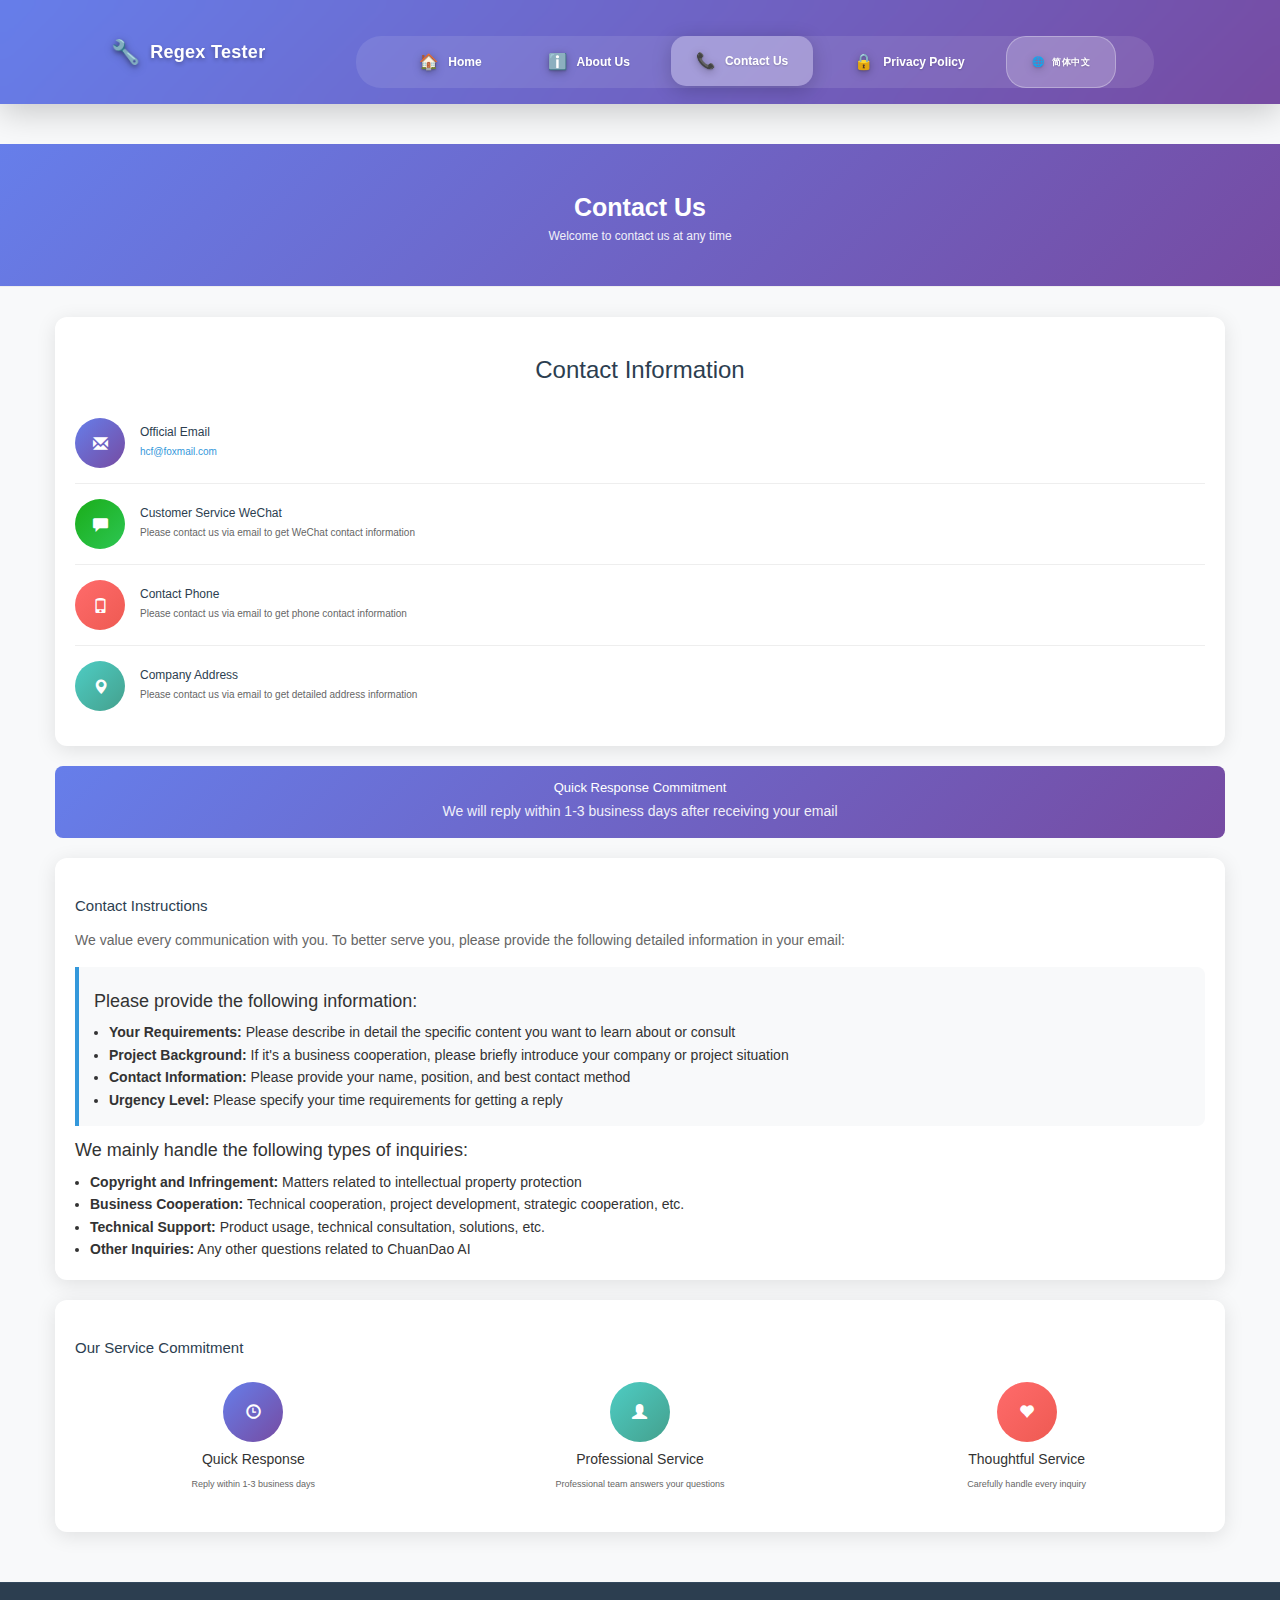
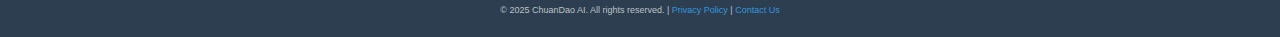
<file: en/contact.html>
<!DOCTYPE html>
<html lang="en">
<head>
    <meta charset="UTF-8">
    <meta name="viewport" content="width=device-width, initial-scale=1.0">
    <title>Contact Us - Free Online Regular Expression Testing Tool - Regex Generator | ChuanDao AI</title>
    <link rel="stylesheet" href="lib/bootstrap/css/bootstrap.min.css">
    <link rel="stylesheet" href="css.css">
    
    <!-- Google tag (gtag.js) -->
    <script async src="https://www.googletagmanager.com/gtag/js?id=G-HWMGEQS9C0"></script>
    <script>
      window.dataLayer = window.dataLayer || [];
      function gtag(){dataLayer.push(arguments);}
      gtag('js', new Date());

      gtag('config', 'G-HWMGEQS9C0');
    </script>
    <style>
        body {
            font-family: -apple-system, BlinkMacSystemFont, 'Segoe UI', 'PingFang SC', 'Hiragino Sans GB', 'Microsoft YaHei', sans-serif;
            line-height: 1.6;
            color: #333;
            background-color: #f8f9fa;
        }
        
        /* 导航栏样式 */
        .navbar {
            background: linear-gradient(135deg, #667eea 0%, #764ba2 100%);
            box-shadow: 0 8px 32px rgba(0,0,0,0.2);
            padding: 0;
            margin-bottom: 0;
            min-height: 90px;
            position: relative;
            width: 100%;
            backdrop-filter: blur(10px);
        }
        
        .navbar-wrapper {
            background: linear-gradient(135deg, #667eea 0%, #764ba2 100%);
            box-shadow: 0 8px 32px rgba(0,0,0,0.2);
            width: 100%;
            position: relative;
            overflow: hidden;
        }
        
        .navbar-wrapper::before {
            content: '';
            position: absolute;
            top: 0;
            left: -100%;
            width: 100%;
            height: 100%;
            background: linear-gradient(90deg, transparent, rgba(255,255,255,0.1), transparent);
            animation: shimmer 3s infinite;
        }
        
        @keyframes shimmer {
            0% { left: -100%; }
            100% { left: 100%; }
        }
        
        .navbar {
            background: transparent;
            box-shadow: none;
        }
        
        .navbar-brand {
            color: white !important;
            font-weight: 800;
            font-size: 1.8rem;
            padding: 25px 20px;
            text-decoration: none;
            display: flex;
            align-items: center;
            letter-spacing: 0.3px;
            text-shadow: 0 2px 4px rgba(0,0,0,0.3);
            transition: all 0.3s ease;
        }
        
        .navbar-brand:hover {
            color: white !important;
            text-decoration: none;
            transform: translateY(-2px);
            text-shadow: 0 4px 8px rgba(0,0,0,0.4);
        }
        
        .navbar-nav {
            display: flex !important;
            align-items: center;
            margin: 0 !important;
            padding: 0 30px !important;
            flex-direction: row;
            width: auto !important;
            max-width: 800px !important;
            background: rgba(255,255,255,0.1);
            border-radius: 25px;
            margin-right: 0 !important;
            backdrop-filter: blur(10px);
        }
        
        .navbar-nav .nav-item {
            margin: 0;
        }
        
        .navbar-nav .nav-link {
            color: white !important;
            font-weight: 600;
            padding: 15px 25px !important;
            text-decoration: none;
            border-radius: 15px;
            margin: 0 8px !important;
            transition: all 0.4s cubic-bezier(0.4, 0, 0.2, 1);
            display: flex;
            align-items: center;
            position: relative;
            font-size: 1.2rem;
            white-space: nowrap;
            text-shadow: 0 1px 2px rgba(0,0,0,0.2);
            overflow: hidden;
        }
        
        .navbar-nav .nav-link::before {
            content: '';
            position: absolute;
            top: 0;
            left: -100%;
            width: 100%;
            height: 100%;
            background: linear-gradient(90deg, transparent, rgba(255,255,255,0.2), transparent);
            transition: left 0.5s ease;
        }
        
        .navbar-nav .nav-link:hover::before {
            left: 100%;
        }
        
        .navbar-nav .nav-link:hover {
            background: rgba(255,255,255,0.25);
            color: white !important;
            text-decoration: none;
            transform: translateY(-3px);
            box-shadow: 0 8px 25px rgba(0,0,0,0.3);
        }
        
        .navbar-nav .nav-link.active {
            background: rgba(255,255,255,0.3);
            color: white !important;
            box-shadow: 0 4px 20px rgba(0,0,0,0.2);
            transform: translateY(-1px);
        }
        
        .brand-icon, .nav-icon {
            margin-right: 10px;
            font-size: 1.3em;
            filter: drop-shadow(0 2px 4px rgba(0,0,0,0.3));
            transition: transform 0.3s ease;
        }
        
        .nav-link:hover .nav-icon {
            transform: scale(1.1);
        }
        
        .navbar-toggler {
            border: none;
            color: white;
            font-size: 1.8rem;
            padding: 15px 20px;
            border-radius: 12px;
            background: rgba(255,255,255,0.15);
            backdrop-filter: blur(10px);
            display: none;
        }
        
        .navbar-toggler:hover {
            background: rgba(255,255,255,0.25);
            transform: scale(1.05);
        }
        
        .navbar-toggler:focus {
            box-shadow: none;
            outline: none;
        }
        
        .navbar-collapse {
            border-radius: 20px;
            margin: 15px;
            padding: 20px;
            backdrop-filter: blur(15px);
        }
        
        /* 移动端样式 */
        @media (max-width: 991px) {
            .navbar {
                min-height: 70px;
                padding: 0;
                position: relative !important;
                z-index: 999999 !important;
                overflow: visible !important;
            }
            
            /* 强制导航栏包装器样式 */
            .navbar-wrapper {
                position: relative !important;
                z-index: 999999 !important;
                overflow: visible !important;
            }
            
            .navbar .container {
                max-width: 100% !important;
                width: 100% !important;
                padding: 0 20px !important;
                margin: 0 !important;
                position: relative !important;
                overflow: visible !important;
            }
            
            .navbar-brand {
                font-size: 1.4rem;
                padding: 18px 0;
            }
            
            .navbar-toggler {
                display: block !important;
                background: rgba(255,255,255,0.2) !important;
                border: 1px solid rgba(255,255,255,0.3) !important;
                border-radius: 8px !important;
                padding: 12px 16px !important;
            }
            
            /* 移动端菜单项容器 */
            .navbar-nav {
                flex-direction: column !important;
                width: 100% !important;
                background: rgba(0,0,0,0.1) !important;
                margin: 0 !important;
                padding: 0 !important;
                max-width: none !important;
                display: flex !important;
                position: relative !important;
                z-index: 999999 !important;
            }
            
            /* 移动端菜单项 */
            .navbar-nav .nav-link {
                justify-content: center;
                margin: 0;
                padding: 18px 20px;
                width: 100%;
                border-radius: 0;
                font-size: 1.1rem;
                font-weight: 600;
                text-align: center;
                background: rgba(255,255,255,0.1);
                backdrop-filter: blur(15px);
                border-bottom: 1px solid rgba(255,255,255,0.15);
                display: block !important;
                visibility: visible !important;
                position: relative !important;
                z-index: 999999 !important;
                color: white !important;
                text-shadow: 0 1px 2px rgba(0,0,0,0.3);
                transition: all 0.3s ease;
            }
            
            .navbar-nav .nav-link:hover {
                transform: none;
                background: rgba(255,255,255,0.2) !important;
                color: white !important;
                text-shadow: 0 2px 4px rgba(0,0,0,0.4);
            }
            
            .navbar-nav .nav-link.active {
                background: rgba(255,255,255,0.25) !important;
                color: white !important;
                box-shadow: 0 2px 10px rgba(0,0,0,0.2);
                text-shadow: 0 2px 4px rgba(0,0,0,0.4);
            }
            
            .navbar-nav .nav-link:last-child {
                border-bottom: none;
            }
            
            /* 移动端菜单容器 */
            .navbar-collapse {
                background: rgba(102, 126, 234, 0.95) !important;
                margin: 0 !important;
                padding: 0 !important;
                border-radius: 0 !important;
                width: 100% !important;
                position: absolute !important;
                top: 100% !important;
                left: 0 !important;
                right: 0 !important;
                z-index: 999999 !important;
                box-shadow: 0 8px 32px rgba(0,0,0,0.3) !important;
                backdrop-filter: blur(10px) !important;
                border-top: 1px solid rgba(255,255,255,0.3) !important;
                display: none !important;
            }
            
            /* 强制菜单在下方显示，覆盖Bootstrap默认样式 */
            .navbar-collapse {
                position: absolute !important;
                top: 100% !important;
                left: 0 !important;
                right: 0 !important;
                width: 100% !important;
                background: rgba(102, 126, 234, 0.95) !important;
                margin: 0 !important;
                padding: 0 !important;
                border-radius: 0 !important;
                box-shadow: 0 8px 32px rgba(0,0,0,0.3) !important;
                backdrop-filter: blur(10px) !important;
                border-top: 1px solid rgba(255,255,255,0.3) !important;
                z-index: 999999 !important;
            }
            
            /* 确保菜单能正确显示 */
            .navbar-collapse.collapse {
                display: none !important;
            }

            .navbar-collapse.collapse.show {
                display: block !important;
            }
            
            /* 强制菜单显示样式 */
            .navbar-collapse.show .navbar-nav {
                display: flex !important;
                flex-direction: column !important;
            }
            
            /* 强制菜单项显示 */
            .navbar-collapse.show .navbar-nav .nav-link {
                display: block !important;
                visibility: visible !important;
                opacity: 1 !important;
            }
            
            /* 测试样式 - 强制显示菜单 */
            .navbar-collapse[style*="block"] {
                display: block !important;
                visibility: visible !important;
                opacity: 1 !important;
            }
        }
        
        /* 小屏幕优化 */
        @media (max-width: 576px) {
            .navbar .container {
                padding: 0 15px !important;
            }
            
            .navbar-brand {
                font-size: 1.2rem;
                padding: 15px 0;
                width: 100%;
            }
            
            .navbar-nav .nav-link {
                padding: 14px 16px;
                font-size: 0.95rem;
                margin: 4px 0;
            }
            
            .navbar-toggler {
                padding: 10px 14px !important;
            }
        }
        
        /* 确保导航栏和主内容区域宽度完全一致 */
        .navbar .container,
        .main-content.container {
            max-width: 1200px;
            margin: 0 auto;
            padding: 0 15px;
            width: 100%;
        }
        
        .navbar .container {
            display: flex;
            align-items: center;
            justify-content: space-between;
        }
        
        .navbar {
            width: 100%;
        }
        
        .navbar-nav.ml-auto {
            margin-left: auto !important;
            margin-right: 0 !important;
        }
        
        .navbar-nav .nav-item {
            list-style: none;
        }
        
        .nav-link {
            line-height: 1.4;
        }
        
        .nav-icon {
            vertical-align: middle;
        }
        
        /* 版权信息样式 */
        .footer {
            background: #2c3e50;
            color: white;
            padding: 2rem 0;
            margin-top: 3rem;
            border-top: 1px solid #34495e;
        }
        
        .copyright {
            text-align: center;
            margin: 0;
        }
        
        .copyright p {
            margin: 0;
            font-size: 0.9rem;
            color: #bdc3c7;
        }
        
        .copyright a {
            color: #3498db;
            text-decoration: none;
            transition: color 0.3s ease;
        }
        
        .copyright a:hover {
            color: #5dade2;
            text-decoration: underline;
        }
        
        .page-header {
            background: linear-gradient(135deg, #667eea 0%, #764ba2 100%);
            color: white;
            padding: 3rem 0;
            margin-bottom: 3rem;
        }
        
        .page-title {
            font-size: 2.5rem;
            font-weight: 700;
            margin-bottom: 0.5rem;
        }
        
        .page-subtitle {
            font-size: 1.2rem;
            opacity: 0.9;
        }
        
        .contact-card {
            background: white;
            border-radius: 12px;
            box-shadow: 0 4px 20px rgba(0,0,0,0.1);
            padding: 2rem;
            margin-bottom: 2rem;
            transition: transform 0.3s ease;
        }
        
        .contact-card:hover {
            transform: translateY(-5px);
        }
        
        .contact-method {
            display: flex;
            align-items: center;
            padding: 1.5rem 0;
            border-bottom: 1px solid #eee;
        }
        
        .contact-method:last-child {
            border-bottom: none;
        }
        
        .contact-icon {
            width: 50px;
            height: 50px;
            border-radius: 50%;
            display: flex;
            align-items: center;
            justify-content: center;
            margin-right: 1.5rem;
            font-size: 1.5rem;
            color: white;
        }
        
        .contact-icon.email {
            background: linear-gradient(135deg, #667eea, #764ba2);
        }
        
        .contact-icon.wechat {
            background: linear-gradient(135deg, #1aad19, #2dc653);
        }
        
        .contact-icon.phone {
            background: linear-gradient(135deg, #ff6b6b, #ee5a52);
        }
        
        .contact-icon.location {
            background: linear-gradient(135deg, #4ecdc4, #44a08d);
        }
        
        .contact-info h4 {
            margin: 0 0 0.5rem 0;
            color: #2c3e50;
            font-size: 1.2rem;
        }
        
        .contact-info p {
            margin: 0;
            color: #666;
            font-size: 1rem;
        }
        
        .contact-info a {
            color: #3498db;
            text-decoration: none;
        }
        
        .contact-info a:hover {
            text-decoration: underline;
        }
        
        .info-section {
            background: white;
            border-radius: 12px;
            box-shadow: 0 4px 20px rgba(0,0,0,0.1);
            padding: 2rem;
            margin-bottom: 2rem;
        }
        
        .info-section h3 {
            color: #2c3e50;
            margin-bottom: 1.5rem;
            font-size: 1.5rem;
        }
        
        .info-section p {
            color: #666;
            margin-bottom: 1rem;
        }
        
        .highlight-box {
            background: #f8f9fa;
            border-left: 4px solid #3498db;
            padding: 1.5rem;
            margin: 1.5rem 0;
            border-radius: 0 8px 8px 0;
        }
        
        .response-time {
            background: linear-gradient(135deg, #667eea, #764ba2);
            color: white;
            padding: 1.5rem;
            border-radius: 8px;
            text-align: center;
            margin: 2rem 0;
        }
        
        .response-time h4 {
            margin: 0 0 0.5rem 0;
            font-size: 1.3rem;
        }
        
        .response-time p {
            margin: 0;
            opacity: 0.9;
        }
        
        @media (max-width: 768px) {
            .page-title {
                font-size: 2rem;
            }
            
            .page-subtitle {
                font-size: 1rem;
            }
            
            .contact-card {
                padding: 1.5rem;
            }
            
            .contact-method {
                padding: 1rem 0;
            }
            
            .contact-icon {
                width: 40px;
                height: 40px;
                font-size: 1.2rem;
                margin-right: 1rem;
            }
            
            .contact-info h4 {
                font-size: 1.1rem;
            }
            
            .contact-info p {
                font-size: 0.9rem;
            }
        }
    </style>
</head>
<body>
    <!-- 导航栏 -->
    <div class="navbar-wrapper">
        <nav class="navbar navbar-expand-lg navbar-dark">
            <div class="container">
                <a class="navbar-brand" href="index.html">
                    <span class="brand-icon">🔧</span>
                    Regex Tester
                </a>
                
                <button class="navbar-toggler" type="button" data-toggle="collapse" data-target="#navbarNav" aria-controls="navbarNav" aria-expanded="false" aria-label="Toggle navigation">
                    <span class="navbar-toggler-icon">☰</span>
                </button>
                
                <div class="collapse navbar-collapse" id="navbarNav">
                    <ul class="navbar-nav ml-auto">
                        <li class="nav-item">
                            <a class="nav-link" href="index.html">
                                <span class="nav-icon">🏠</span>
                                Home
                            </a>
                        </li>
                        <li class="nav-item">
                            <a class="nav-link" href="about.html">
                                <span class="nav-icon">ℹ️</span>
                                About Us
                            </a>
                        </li>
                        <li class="nav-item">
                            <a class="nav-link active" href="contact.html">
                                <span class="nav-icon">📞</span>
                                Contact Us
                            </a>
                        </li>
                        <li class="nav-item">
                            <a class="nav-link" href="privacy.html">
                                <span class="nav-icon">🔒</span>
                                Privacy Policy
                            </a>
                        </li>
                        <li class="nav-item language-switch-nav">
                            <a class="nav-link" href="../contact.html">
                                <span class="nav-icon">🌐</span>
                                简体中文
                            </a>
                        </li>
                    </ul>
                </div>
            </div>
        </nav>
    </div>

    <div class="page-header">
        <div class="container">
            <div class="row">
                <div class="col-12 text-center">
                    <h1 class="page-title">Contact Us</h1>
                    <p class="page-subtitle">Welcome to contact us at any time</p>
                </div>
            </div>
        </div>
    </div>

    <div class="container">
        <div class="row">
            <div class="col-12">
                <!-- 联系方式 -->
                <div class="contact-card">
                    <h3 style="color: #2c3e50; margin-bottom: 2rem; text-align: center;">Contact Information</h3>
                    
                    <div class="contact-method">
                        <div class="contact-icon email">
                            <i class="glyphicon glyphicon-envelope"></i>
                        </div>
                        <div class="contact-info">
                            <h4>Official Email</h4>
                            <p><a href="mailto:hcf@foxmail.com">hcf@foxmail.com</a></p>
                        </div>
                    </div>
                    
                    <div class="contact-method">
                        <div class="contact-icon wechat">
                            <i class="glyphicon glyphicon-comment"></i>
                        </div>
                        <div class="contact-info">
                            <h4>Customer Service WeChat</h4>
                            <p>Please contact us via email to get WeChat contact information</p>
                        </div>
                    </div>
                    
                    <div class="contact-method">
                        <div class="contact-icon phone">
                            <i class="glyphicon glyphicon-phone"></i>
                        </div>
                        <div class="contact-info">
                            <h4>Contact Phone</h4>
                            <p>Please contact us via email to get phone contact information</p>
                        </div>
                    </div>
                    
                    <div class="contact-method">
                        <div class="contact-icon location">
                            <i class="glyphicon glyphicon-map-marker"></i>
                        </div>
                        <div class="contact-info">
                            <h4>Company Address</h4>
                            <p>Please contact us via email to get detailed address information</p>
                        </div>
                    </div>
                </div>

                <!-- 响应时间说明 -->
                <div class="response-time">
                    <h4>Quick Response Commitment</h4>
                    <p>We will reply within 1-3 business days after receiving your email</p>
                </div>

                <!-- 联系说明 -->
                <div class="info-section">
                    <h3>Contact Instructions</h3>
                    <p>We value every communication with you. To better serve you, please provide the following detailed information in your email:</p>
                    
                    <div class="highlight-box">
                        <h4>Please provide the following information:</h4>
                        <ul style="margin: 0; padding-left: 1.5rem;">
                            <li><strong>Your Requirements:</strong> Please describe in detail the specific content you want to learn about or consult</li>
                            <li><strong>Project Background:</strong> If it's a business cooperation, please briefly introduce your company or project situation</li>
                            <li><strong>Contact Information:</strong> Please provide your name, position, and best contact method</li>
                            <li><strong>Urgency Level:</strong> Please specify your time requirements for getting a reply</li>
                        </ul>
                    </div>
                    
                    <h4>We mainly handle the following types of inquiries:</h4>
                    <ul style="margin: 0; padding-left: 1.5rem;">
                        <li><strong>Copyright and Infringement:</strong> Matters related to intellectual property protection</li>
                        <li><strong>Business Cooperation:</strong> Technical cooperation, project development, strategic cooperation, etc.</li>
                        <li><strong>Technical Support:</strong> Product usage, technical consultation, solutions, etc.</li>
                        <li><strong>Other Inquiries:</strong> Any other questions related to ChuanDao AI</li>
                    </ul>
                </div>

                <!-- 服务承诺 -->
                <div class="info-section">
                    <h3>Our Service Commitment</h3>
                    <div class="row">
                        <div class="col-md-4">
                            <div class="text-center" style="padding: 1rem;">
                                <div style="width: 60px; height: 60px; background: linear-gradient(135deg, #667eea, #764ba2); border-radius: 50%; display: flex; align-items: center; justify-content: center; margin: 0 auto 1rem;">
                                    <i class="glyphicon glyphicon-time" style="color: white; font-size: 1.5rem;"></i>
                                </div>
                                <h5>Quick Response</h5>
                                <p style="font-size: 0.9rem; color: #666;">Reply within 1-3 business days</p>
                            </div>
                        </div>
                        <div class="col-md-4">
                            <div class="text-center" style="padding: 1rem;">
                                <div style="width: 60px; height: 60px; background: linear-gradient(135deg, #4ecdc4, #44a08d); border-radius: 50%; display: flex; align-items: center; justify-content: center; margin: 0 auto 1rem;">
                                    <i class="glyphicon glyphicon-user" style="color: white; font-size: 1.5rem;"></i>
                                </div>
                                <h5>Professional Service</h5>
                                <p style="font-size: 0.9rem; color: #666;">Professional team answers your questions</p>
                            </div>
                        </div>
                        <div class="col-md-4">
                            <div class="text-center" style="padding: 1rem;">
                                <div style="width: 60px; height: 60px; background: linear-gradient(135deg, #ff6b6b, #ee5a52); border-radius: 50%; display: flex; align-items: center; justify-content: center; margin: 0 auto 1rem;">
                                    <i class="glyphicon glyphicon-heart" style="color: white; font-size: 1.5rem;"></i>
                                </div>
                                <h5>Thoughtful Service</h5>
                                <p style="font-size: 0.9rem; color: #666;">Carefully handle every inquiry</p>
                            </div>
                        </div>
                    </div>
                </div>
            </div>
        </div>
    </div>

    <!-- 版权信息 -->
    <div class="footer">
        <div class="container">
            <div class="row">
                <div class="col-12 text-center">
                    <div class="copyright">
                        <p>&copy; 2025 ChuanDao AI. All rights reserved. | <a href="privacy.html">Privacy Policy</a> | <a href="contact.html">Contact Us</a></p>
                    </div>
                </div>
            </div>
        </div>
    </div>

    <script src="lib/jquery-1.9.1.js"></script>
    <script src="lib/bootstrap/js/bootstrap.min.js"></script>
    <script>
        // 移动端菜单修复
        document.addEventListener('DOMContentLoaded', function() {
            const navbarToggler = document.querySelector('.navbar-toggler');
            const navbarCollapse = document.querySelector('.navbar-collapse');

            console.log('Menu elements found:', {
                toggler: !!navbarToggler,
                collapse: !!navbarCollapse
            });

            if (navbarToggler && navbarCollapse) {
                // 确保菜单初始状态为隐藏
                navbarCollapse.style.display = 'none';
                navbarCollapse.classList.remove('show');
                
                // 点击三杆按钮切换菜单
                navbarToggler.addEventListener('click', function(e) {
                    e.preventDefault();
                    e.stopPropagation();
                    
                    console.log('Toggler clicked, current display:', navbarCollapse.style.display);
                    
                    if (navbarCollapse.style.display === 'block') {
                        navbarCollapse.style.display = 'none';
                        navbarCollapse.classList.remove('show');
                        console.log('Menu hidden');
                    } else {
                        navbarCollapse.style.display = 'block';
                        navbarCollapse.classList.add('show');
                        console.log('Menu shown');
                    }
                });
                
                // 点击菜单外部关闭菜单
                document.addEventListener('click', function(e) {
                    if (!navbarToggler.contains(e.target) && !navbarCollapse.contains(e.target)) {
                        navbarCollapse.style.display = 'none';
                        navbarCollapse.classList.remove('show');
                    }
                });
            } else {
                console.error('Menu elements not found!');
            }
        });
    </script>
</body>
</html>
</file>
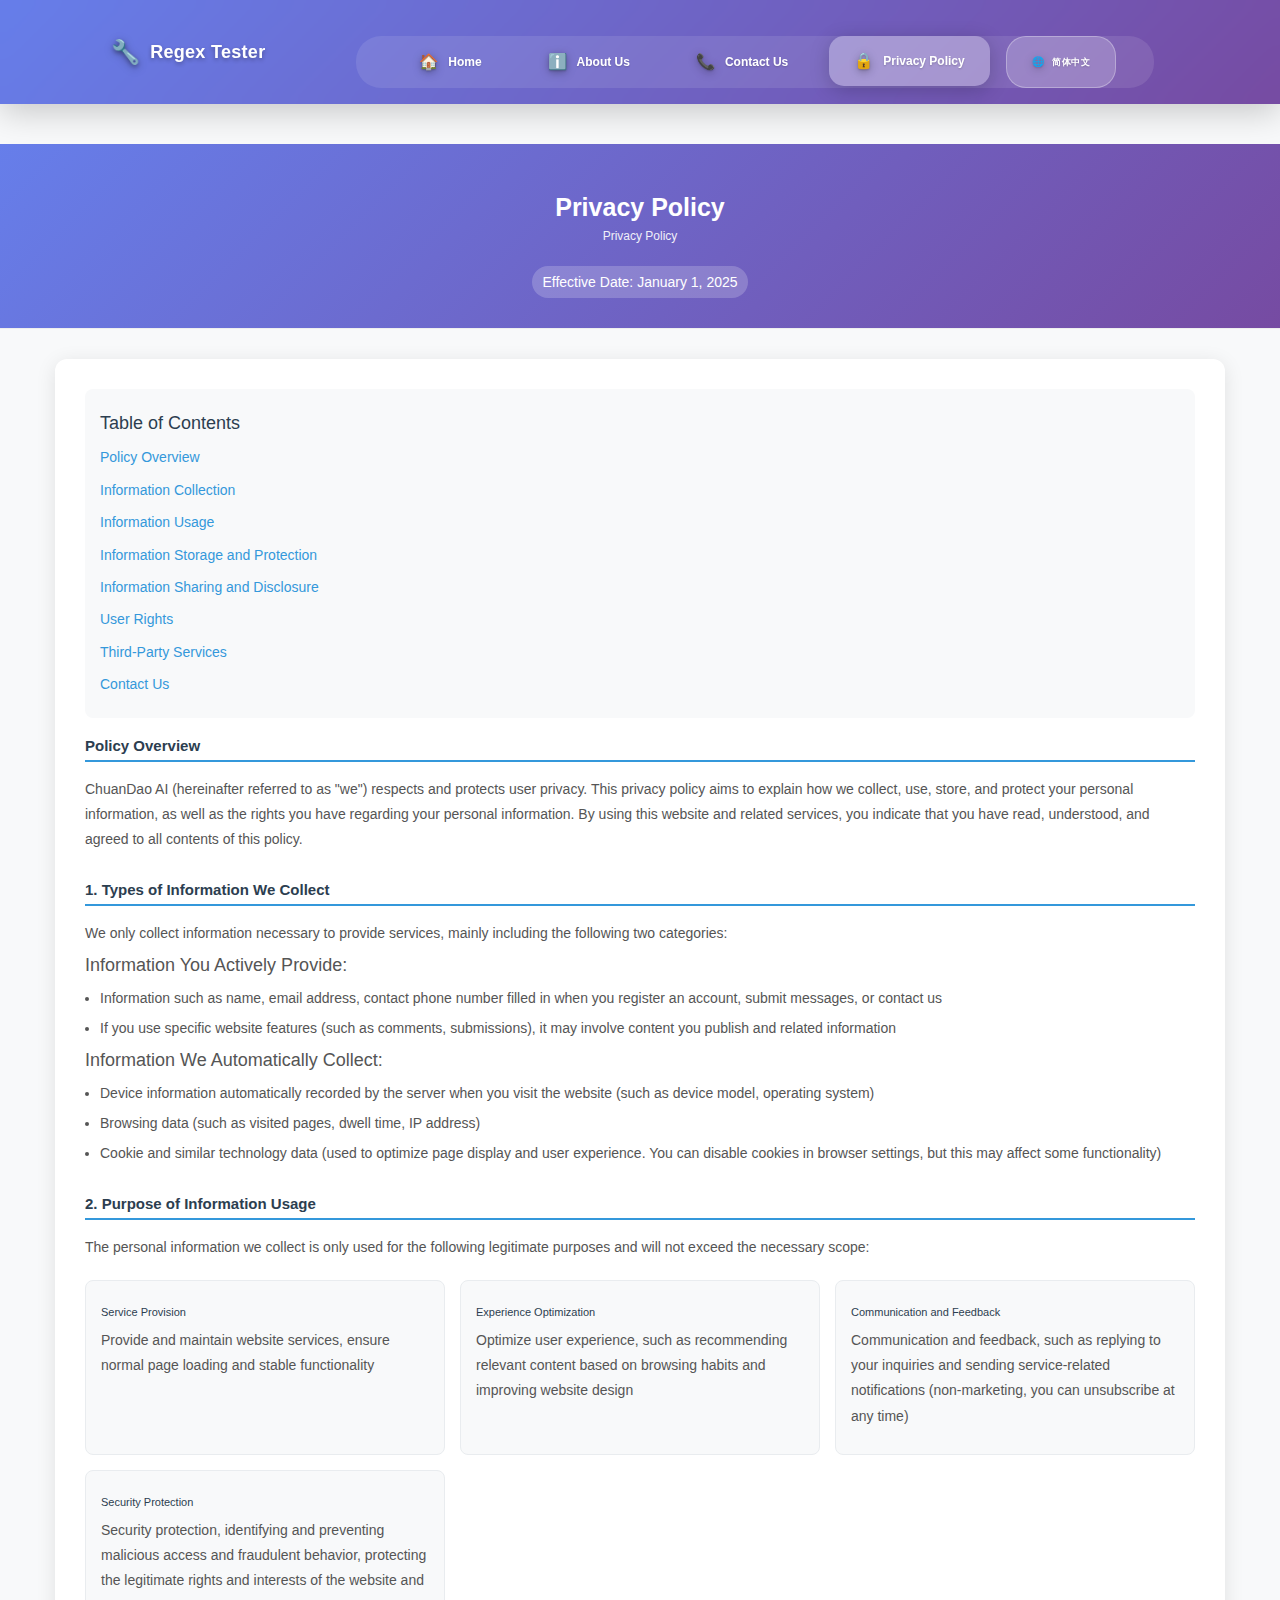
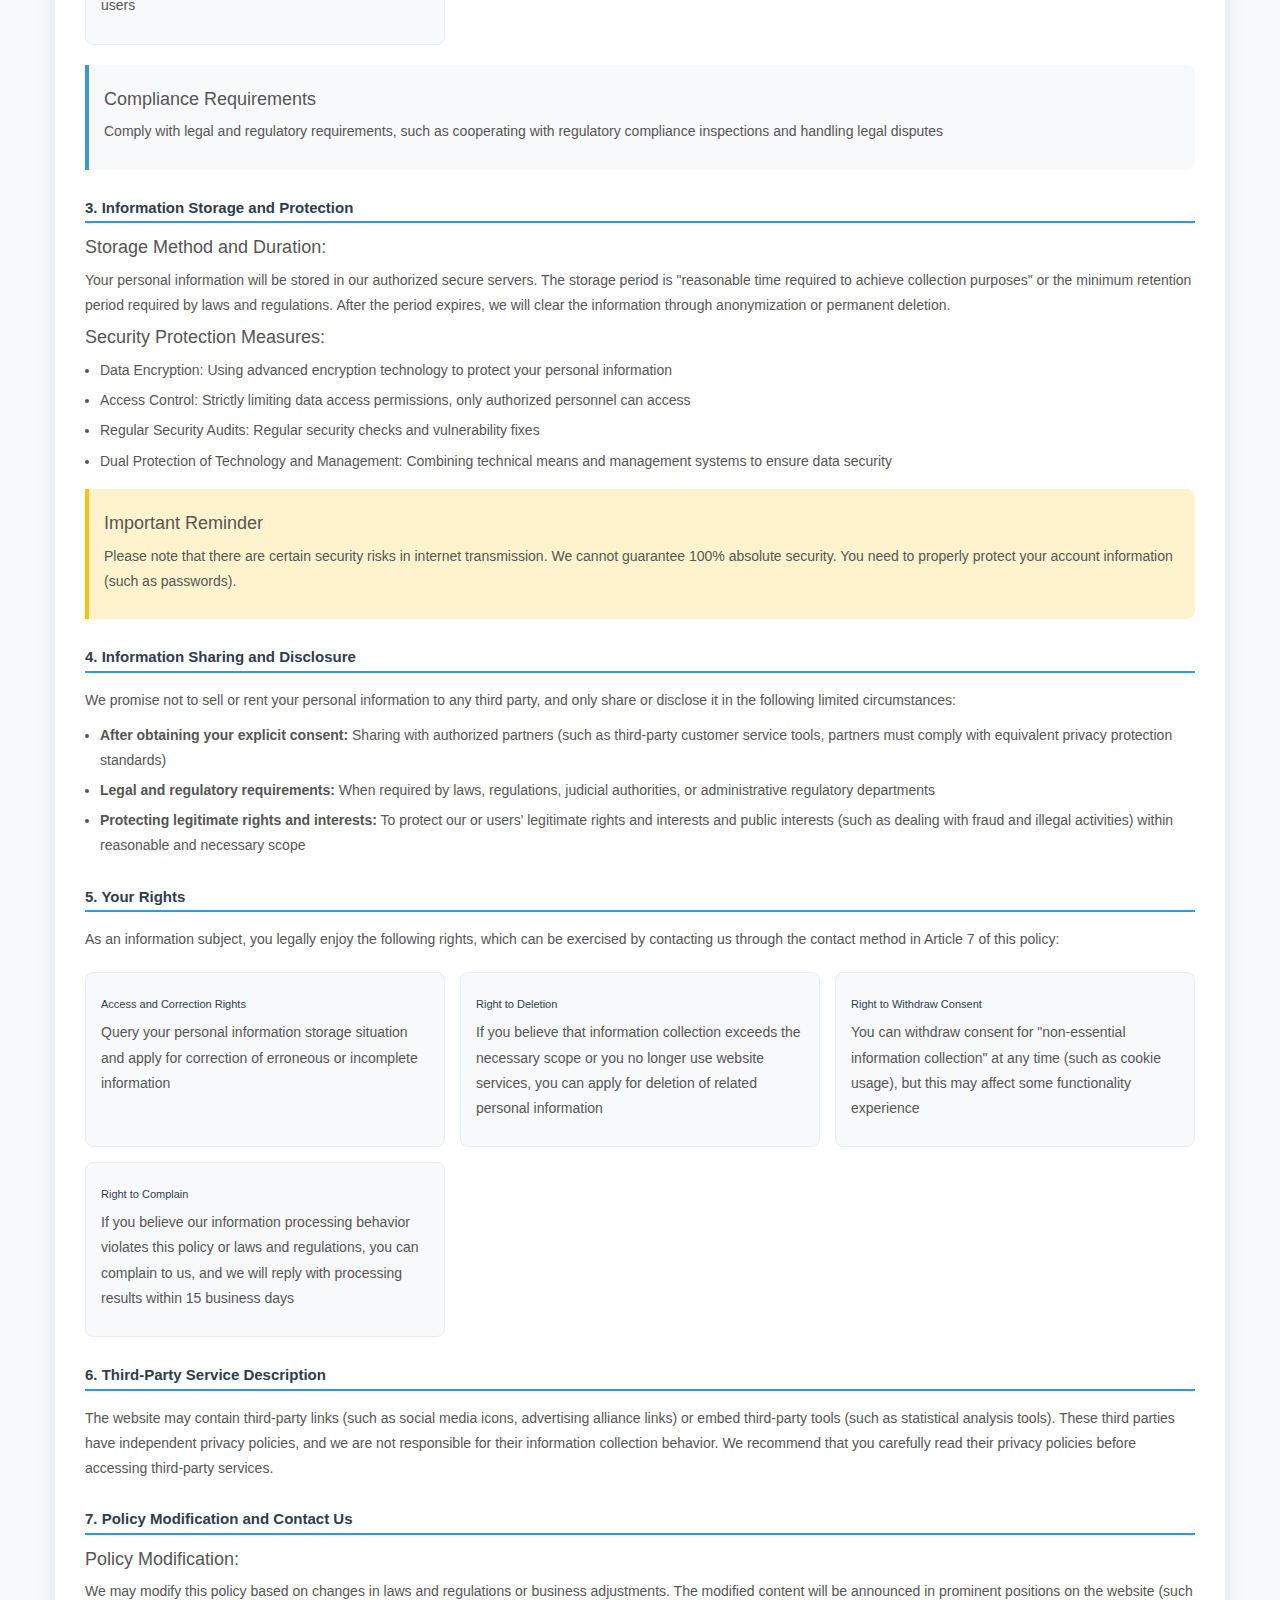
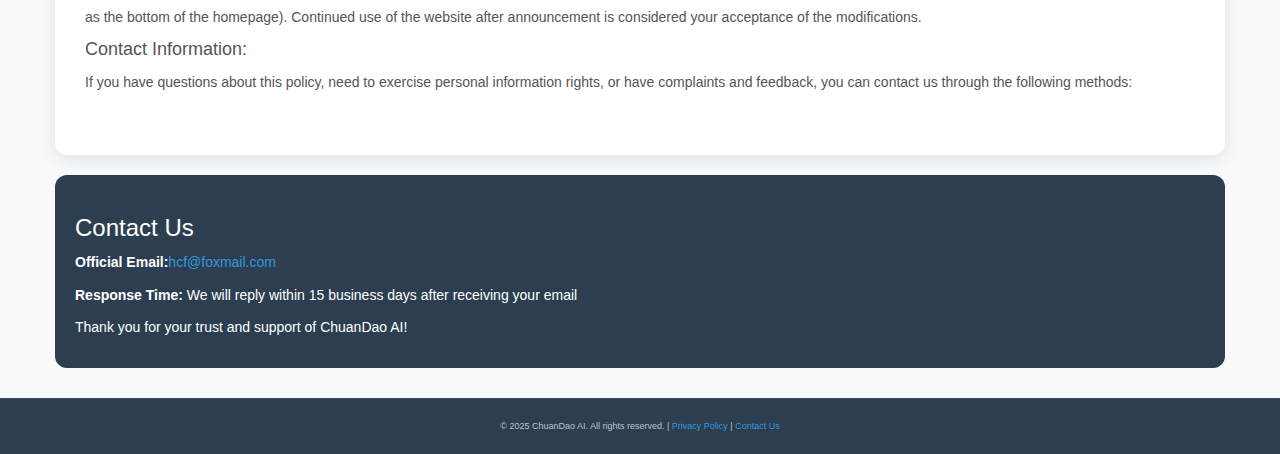
<file: en/privacy.html>
<!DOCTYPE html>
<html lang="en">
<head>
    <meta charset="UTF-8">
    <meta name="viewport" content="width=device-width, initial-scale=1.0">
    <title>Privacy Policy - Free Online Regular Expression Testing Tool - Regex Generator | ChuanDao AI</title>
    <link rel="stylesheet" href="lib/bootstrap/css/bootstrap.min.css">
    <link rel="stylesheet" href="css.css">
    
<!-- Google tag (gtag.js) -->
<script async src="https://www.googletagmanager.com/gtag/js?id=G-XVNVPGKL3S"></script>
<script>
  window.dataLayer = window.dataLayer || [];
  function gtag(){dataLayer.push(arguments);}
  gtag('js', new Date());

  gtag('config', 'G-XVNVPGKL3S');
</script>
    <style>
        body {
            font-family: -apple-system, BlinkMacSystemFont, 'Segoe UI', 'PingFang SC', 'Hiragino Sans GB', 'Microsoft YaHei', sans-serif;
            line-height: 1.6;
            color: #333;
            background-color: #f8f9fa;
        }
        
        /* 导航栏样式 */
        .navbar {
            background: linear-gradient(135deg, #667eea 0%, #764ba2 100%);
            box-shadow: 0 8px 32px rgba(0,0,0,0.2);
            padding: 0;
            margin-bottom: 0;
            min-height: 90px;
            position: relative;
            width: 100%;
            backdrop-filter: blur(10px);
        }
        
        .navbar-wrapper {
            background: linear-gradient(135deg, #667eea 0%, #764ba2 100%);
            box-shadow: 0 8px 32px rgba(0,0,0,0.2);
            width: 100%;
            position: relative;
            overflow: hidden;
        }
        
        .navbar-wrapper::before {
            content: '';
            position: absolute;
            top: 0;
            left: -100%;
            width: 100%;
            height: 100%;
            background: linear-gradient(90deg, transparent, rgba(255,255,255,0.1), transparent);
            animation: shimmer 3s infinite;
        }
        
        @keyframes shimmer {
            0% { left: -100%; }
            100% { left: 100%; }
        }
        
        .navbar {
            background: transparent;
            box-shadow: none;
        }
        
        .navbar-brand {
            color: white !important;
            font-weight: 800;
            font-size: 1.8rem;
            padding: 25px 20px;
            text-decoration: none;
            display: flex;
            align-items: center;
            letter-spacing: 0.3px;
            text-shadow: 0 2px 4px rgba(0,0,0,0.3);
            transition: all 0.3s ease;
        }
        
        .navbar-brand:hover {
            color: white !important;
            text-decoration: none;
            transform: translateY(-2px);
            text-shadow: 0 4px 8px rgba(0,0,0,0.4);
        }
        
        .navbar-nav {
            display: flex !important;
            align-items: center;
            margin: 0 !important;
            padding: 0 30px !important;
            flex-direction: row;
            width: auto !important;
            max-width: 800px !important;
            background: rgba(255,255,255,0.1);
            border-radius: 25px;
            margin-right: 0 !important;
            backdrop-filter: blur(10px);
        }
        
        .navbar-nav .nav-item {
            margin: 0;
        }
        
        .navbar-nav .nav-link {
            color: white !important;
            font-weight: 600;
            padding: 15px 25px !important;
            text-decoration: none;
            border-radius: 15px;
            margin: 0 8px !important;
            transition: all 0.4s cubic-bezier(0.4, 0, 0.2, 1);
            display: flex;
            align-items: center;
            position: relative;
            font-size: 1.2rem;
            white-space: nowrap;
            text-shadow: 0 1px 2px rgba(0,0,0,0.2);
            overflow: hidden;
        }
        
        .navbar-nav .nav-link::before {
            content: '';
            position: absolute;
            top: 0;
            left: -100%;
            width: 100%;
            height: 100%;
            background: linear-gradient(90deg, transparent, rgba(255,255,255,0.2), transparent);
            transition: left 0.5s ease;
        }
        
        .navbar-nav .nav-link:hover::before {
            left: 100%;
        }
        
        .navbar-nav .nav-link:hover {
            background: rgba(255,255,255,0.25);
            color: white !important;
            text-decoration: none;
            transform: translateY(-3px);
            box-shadow: 0 8px 25px rgba(0,0,0,0.3);
        }
        
        .navbar-nav .nav-link.active {
            background: rgba(255,255,255,0.3);
            color: white !important;
            box-shadow: 0 4px 20px rgba(0,0,0,0.2);
            transform: translateY(-1px);
        }
        
        .brand-icon, .nav-icon {
            margin-right: 10px;
            font-size: 1.3em;
            filter: drop-shadow(0 2px 4px rgba(0,0,0,0.3));
            transition: transform 0.3s ease;
        }
        
        .nav-link:hover .nav-icon {
            transform: scale(1.1);
        }
        
        .navbar-toggler {
            border: none;
            color: white;
            font-size: 1.8rem;
            padding: 15px 20px;
            border-radius: 12px;
            background: rgba(255,255,255,0.15);
            backdrop-filter: blur(10px);
            display: none;
        }
        
        .navbar-toggler:hover {
            background: rgba(255,255,255,0.25);
            transform: scale(1.05);
        }
        
        .navbar-toggler:focus {
            box-shadow: none;
            outline: none;
        }
        
        .navbar-collapse {
            border-radius: 20px;
            margin: 15px;
            padding: 20px;
            backdrop-filter: blur(15px);
        }
        
        /* 移动端样式 */
        @media (max-width: 991px) {
            .navbar {
                min-height: 70px;
                padding: 0;
                position: relative !important;
                z-index: 999999 !important;
                overflow: visible !important;
            }
            
            /* 强制导航栏包装器样式 */
            .navbar-wrapper {
                position: relative !important;
                z-index: 999999 !important;
                overflow: visible !important;
            }
            
            .navbar .container {
                max-width: 100% !important;
                width: 100% !important;
                padding: 0 20px !important;
                margin: 0 !important;
                position: relative !important;
                overflow: visible !important;
            }
            
            .navbar-brand {
                font-size: 1.4rem;
                padding: 18px 0;
            }
            
            .navbar-toggler {
                display: block !important;
                background: rgba(255,255,255,0.2) !important;
                border: 1px solid rgba(255,255,255,0.3) !important;
                border-radius: 8px !important;
                padding: 12px 16px !important;
            }
            
            /* 移动端菜单项容器 */
            .navbar-nav {
                flex-direction: column !important;
                width: 100% !important;
                background: rgba(0,0,0,0.1) !important;
                margin: 0 !important;
                padding: 0 !important;
                max-width: none !important;
                display: flex !important;
                position: relative !important;
                z-index: 999999 !important;
            }
            
            /* 移动端菜单项 */
            .navbar-nav .nav-link {
                justify-content: center;
                margin: 0;
                padding: 18px 20px;
                width: 100%;
                border-radius: 0;
                font-size: 1.1rem;
                font-weight: 600;
                text-align: center;
                background: rgba(255,255,255,0.1);
                backdrop-filter: blur(15px);
                border-bottom: 1px solid rgba(255,255,255,0.15);
                display: block !important;
                visibility: visible !important;
                position: relative !important;
                z-index: 999999 !important;
                color: white !important;
                text-shadow: 0 1px 2px rgba(0,0,0,0.3);
                transition: all 0.3s ease;
            }
            
            .navbar-nav .nav-link:hover {
                transform: none;
                background: rgba(255,255,255,0.2) !important;
                color: white !important;
                text-shadow: 0 2px 4px rgba(0,0,0,0.4);
            }
            
            .navbar-nav .nav-link.active {
                background: rgba(255,255,255,0.25) !important;
                color: white !important;
                box-shadow: 0 2px 10px rgba(0,0,0,0.2);
                text-shadow: 0 2px 4px rgba(0,0,0,0.4);
            }
            
            .navbar-nav .nav-link:last-child {
                border-bottom: none;
            }
            
            /* 移动端菜单容器 */
            .navbar-collapse {
                background: rgba(102, 126, 234, 0.95) !important;
                margin: 0 !important;
                padding: 0 !important;
                border-radius: 0 !important;
                width: 100% !important;
                position: absolute !important;
                top: 100% !important;
                left: 0 !important;
                right: 0 !important;
                z-index: 999999 !important;
                box-shadow: 0 8px 32px rgba(0,0,0,0.3) !important;
                backdrop-filter: blur(10px) !important;
                border-top: 1px solid rgba(255,255,255,0.3) !important;
                display: none !important;
            }
            
            /* 强制菜单在下方显示，覆盖Bootstrap默认样式 */
            .navbar-collapse {
                position: absolute !important;
                top: 100% !important;
                left: 0 !important;
                right: 0 !important;
                width: 100% !important;
                background: rgba(102, 126, 234, 0.95) !important;
                margin: 0 !important;
                padding: 0 !important;
                border-radius: 0 !important;
                box-shadow: 0 8px 32px rgba(0,0,0,0.3) !important;
                backdrop-filter: blur(10px) !important;
                border-top: 1px solid rgba(255,255,255,0.3) !important;
                z-index: 999999 !important;
            }
            
            /* 确保菜单能正确显示 */
            .navbar-collapse.collapse {
                display: none !important;
            }

            .navbar-collapse.collapse.show {
                display: block !important;
            }
            
            /* 强制菜单显示样式 */
            .navbar-collapse.show .navbar-nav {
                display: flex !important;
                flex-direction: column !important;
            }
            
            /* 强制菜单项显示 */
            .navbar-collapse.show .navbar-nav .nav-link {
                display: block !important;
                visibility: visible !important;
                opacity: 1 !important;
            }
            
            /* 测试样式 - 强制显示菜单 */
            .navbar-collapse[style*="block"] {
                display: block !important;
                visibility: visible !important;
                opacity: 1 !important;
            }
        }
        
        /* 小屏幕优化 */
        @media (max-width: 576px) {
            .navbar .container {
                padding: 0 15px !important;
            }
            
            .navbar-brand {
                font-size: 1.2rem;
                padding: 15px 0;
                width: 100%;
            }
            
            .navbar-nav .nav-link {
                padding: 14px 16px;
                font-size: 0.95rem;
                margin: 4px 0;
            }
            
            .navbar-toggler {
                padding: 10px 14px !important;
            }
        }
        
        /* 确保导航栏和主内容区域宽度完全一致 */
        .navbar .container,
        .main-content.container {
            max-width: 1200px;
            margin: 0 auto;
            padding: 0 15px;
            width: 100%;
        }
        
        .navbar .container {
            display: flex;
            align-items: center;
            justify-content: space-between;
        }
        
        .navbar {
            width: 100%;
        }
        
        .navbar-nav.ml-auto {
            margin-left: auto !important;
            margin-right: 0 !important;
        }
        
        .navbar-nav .nav-item {
            list-style: none;
        }
        
        .nav-link {
            line-height: 1.4;
        }
        
        .nav-icon {
            vertical-align: middle;
        }
        
        /* 版权信息样式 */
        .footer {
            background: #2c3e50;
            color: white;
            padding: 2rem 0;
            margin-top: 3rem;
            border-top: 1px solid #34495e;
        }
        
        .copyright {
            text-align: center;
            margin: 0;
        }
        
        .copyright p {
            margin: 0;
            font-size: 0.9rem;
            color: #bdc3c7;
        }
        
        .copyright a {
            color: #3498db;
            text-decoration: none;
            transition: color 0.3s ease;
        }
        
        .copyright a:hover {
            color: #5dade2;
            text-decoration: underline;
        }
        
        .page-header {
            background: linear-gradient(135deg, #667eea 0%, #764ba2 100%);
            color: white;
            padding: 3rem 0;
            margin-bottom: 3rem;
        }
        
        .page-title {
            font-size: 2.5rem;
            font-weight: 700;
            margin-bottom: 0.5rem;
        }
        
        .page-subtitle {
            font-size: 1.2rem;
            opacity: 0.9;
        }
        
        .effective-date {
            background: rgba(255,255,255,0.2);
            padding: 0.5rem 1rem;
            border-radius: 20px;
            display: inline-block;
            margin-top: 1rem;
        }
        
        .privacy-content {
            background: white;
            border-radius: 12px;
            box-shadow: 0 4px 20px rgba(0,0,0,0.1);
            padding: 3rem;
            margin-bottom: 2rem;
        }
        
        .section {
            margin-bottom: 3rem;
        }
        
        .section-title {
            color: #2c3e50;
            font-size: 1.5rem;
            font-weight: 600;
            margin-bottom: 1.5rem;
            padding-bottom: 0.5rem;
            border-bottom: 2px solid #3498db;
        }
        
        .section-content {
            color: #555;
            line-height: 1.8;
        }
        
        .section-content p {
            margin-bottom: 1rem;
        }
        
        .section-content ul {
            margin-bottom: 1rem;
            padding-left: 1.5rem;
        }
        
        .section-content li {
            margin-bottom: 0.5rem;
        }
        
        .highlight-box {
            background: #f8f9fa;
            border-left: 4px solid #3498db;
            padding: 1.5rem;
            margin: 1.5rem 0;
            border-radius: 0 8px 8px 0;
        }
        
        .warning-box {
            background: #fff3cd;
            border-left: 4px solid #ffc107;
            padding: 1.5rem;
            margin: 1.5rem 0;
            border-radius: 0 8px 8px 0;
        }
        
        .info-grid {
            display: grid;
            grid-template-columns: repeat(auto-fit, minmax(300px, 1fr));
            gap: 1.5rem;
            margin: 2rem 0;
        }
        
        .info-card {
            background: #f8f9fa;
            padding: 1.5rem;
            border-radius: 8px;
            border: 1px solid #e9ecef;
        }
        
        .info-card h4 {
            color: #2c3e50;
            margin-bottom: 1rem;
            font-size: 1.1rem;
        }
        
        .contact-section {
            background: #2c3e50;
            color: white;
            padding: 2rem;
            border-radius: 12px;
            margin-top: 2rem;
        }
        
        .contact-section h3 {
            color: white;
            margin-bottom: 1rem;
        }
        
        .contact-section a {
            color: #3498db;
            text-decoration: none;
        }
        
        .contact-section a:hover {
            text-decoration: underline;
        }
        
        .toc {
            background: #f8f9fa;
            border-radius: 8px;
            padding: 1.5rem;
            margin-bottom: 2rem;
        }
        
        .toc h4 {
            color: #2c3e50;
            margin-bottom: 1rem;
        }
        
        .toc ul {
            list-style: none;
            padding: 0;
            margin: 0;
        }
        
        .toc li {
            margin-bottom: 0.5rem;
        }
        
        .toc a {
            color: #3498db;
            text-decoration: none;
            padding: 0.25rem 0;
            display: block;
        }
        
        .toc a:hover {
            text-decoration: underline;
        }
        
        @media (max-width: 768px) {
            .page-title {
                font-size: 2rem;
            }
            
            .page-subtitle {
                font-size: 1rem;
            }
            
            .privacy-content {
                padding: 2rem 1.5rem;
            }
            
            .section-title {
                font-size: 1.3rem;
            }
            
            .info-grid {
                grid-template-columns: 1fr;
            }
        }
    </style>
</head>
<body>
    <!-- 导航栏 -->
    <div class="navbar-wrapper">
        <nav class="navbar navbar-expand-lg navbar-dark">
            <div class="container">
                <a class="navbar-brand" href="index.html">
                    <span class="brand-icon">🔧</span>
                    Regex Tester
                </a>
                
                <button class="navbar-toggler" type="button" data-toggle="collapse" data-target="#navbarNav" aria-controls="navbarNav" aria-expanded="false" aria-label="Toggle navigation">
                    <span class="navbar-toggler-icon">☰</span>
                </button>
                
                <div class="collapse navbar-collapse" id="navbarNav">
                    <ul class="navbar-nav ml-auto">
                        <li class="nav-item">
                            <a class="nav-link" href="index.html">
                                <span class="nav-icon">🏠</span>
                                Home
                            </a>
                        </li>
                        <li class="nav-item">
                            <a class="nav-link" href="about.html">
                                <span class="nav-icon">ℹ️</span>
                                About Us
                            </a>
                        </li>
                        <li class="nav-item">
                            <a class="nav-link" href="contact.html">
                                <span class="nav-icon">📞</span>
                                Contact Us
                            </a>
                        </li>
                        <li class="nav-item">
                            <a class="nav-link active" href="privacy.html">
                                <span class="nav-icon">🔒</span>
                                Privacy Policy
                            </a>
                        </li>
                        <li class="nav-item language-switch-nav">
                            <a class="nav-link" href="../privacy.html">
                                <span class="nav-icon">🌐</span>
                                简体中文
                            </a>
                        </li>
                    </ul>
                </div>
            </div>
        </nav>
    </div>

    <div class="page-header">
        <div class="container">
            <div class="row">
                <div class="col-12 text-center">
                    <h1 class="page-title">Privacy Policy</h1>
                    <p class="page-subtitle">Privacy Policy</p>
                    <div class="effective-date">
                        Effective Date: January 1, 2025
                    </div>
                </div>
            </div>
        </div>
    </div>

    <div class="container">
        <div class="row">
            <div class="col-12">
                <div class="privacy-content">
                    <!-- 目录 -->
                    <div class="toc">
                        <h4>Table of Contents</h4>
                        <ul>
                            <li><a href="#intro">Policy Overview</a></li>
                            <li><a href="#collection">Information Collection</a></li>
                            <li><a href="#usage">Information Usage</a></li>
                            <li><a href="#storage">Information Storage and Protection</a></li>
                            <li><a href="#sharing">Information Sharing and Disclosure</a></li>
                            <li><a href="#rights">User Rights</a></li>
                            <li><a href="#third-party">Third-Party Services</a></li>
                            <li><a href="#contact">Contact Us</a></li>
                        </ul>
                    </div>

                    <!-- 政策概述 -->
                    <div class="section" id="intro">
                        <h2 class="section-title">Policy Overview</h2>
                        <div class="section-content">
                            <p>ChuanDao AI (hereinafter referred to as "we") respects and protects user privacy. This privacy policy aims to explain how we collect, use, store, and protect your personal information, as well as the rights you have regarding your personal information. By using this website and related services, you indicate that you have read, understood, and agreed to all contents of this policy.</p>
                        </div>
                    </div>

                    <!-- 信息收集 -->
                    <div class="section" id="collection">
                        <h2 class="section-title">1. Types of Information We Collect</h2>
                        <div class="section-content">
                            <p>We only collect information necessary to provide services, mainly including the following two categories:</p>
                            
                            <h4>Information You Actively Provide:</h4>
                            <ul>
                                <li>Information such as name, email address, contact phone number filled in when you register an account, submit messages, or contact us</li>
                                <li>If you use specific website features (such as comments, submissions), it may involve content you publish and related information</li>
                            </ul>
                            
                            <h4>Information We Automatically Collect:</h4>
                            <ul>
                                <li>Device information automatically recorded by the server when you visit the website (such as device model, operating system)</li>
                                <li>Browsing data (such as visited pages, dwell time, IP address)</li>
                                <li>Cookie and similar technology data (used to optimize page display and user experience. You can disable cookies in browser settings, but this may affect some functionality)</li>
                            </ul>
                        </div>
                    </div>

                    <!-- 信息使用 -->
                    <div class="section" id="usage">
                        <h2 class="section-title">2. Purpose of Information Usage</h2>
                        <div class="section-content">
                            <p>The personal information we collect is only used for the following legitimate purposes and will not exceed the necessary scope:</p>
                            
                            <div class="info-grid">
                                <div class="info-card">
                                    <h4>Service Provision</h4>
                                    <p>Provide and maintain website services, ensure normal page loading and stable functionality</p>
                                </div>
                                <div class="info-card">
                                    <h4>Experience Optimization</h4>
                                    <p>Optimize user experience, such as recommending relevant content based on browsing habits and improving website design</p>
                                </div>
                                <div class="info-card">
                                    <h4>Communication and Feedback</h4>
                                    <p>Communication and feedback, such as replying to your inquiries and sending service-related notifications (non-marketing, you can unsubscribe at any time)</p>
                                </div>
                                <div class="info-card">
                                    <h4>Security Protection</h4>
                                    <p>Security protection, identifying and preventing malicious access and fraudulent behavior, protecting the legitimate rights and interests of the website and users</p>
                                </div>
                            </div>
                            
                            <div class="highlight-box">
                                <h4>Compliance Requirements</h4>
                                <p>Comply with legal and regulatory requirements, such as cooperating with regulatory compliance inspections and handling legal disputes</p>
                            </div>
                        </div>
                    </div>

                    <!-- 信息存储与保护 -->
                    <div class="section" id="storage">
                        <h2 class="section-title">3. Information Storage and Protection</h2>
                        <div class="section-content">
                            <h4>Storage Method and Duration:</h4>
                            <p>Your personal information will be stored in our authorized secure servers. The storage period is "reasonable time required to achieve collection purposes" or the minimum retention period required by laws and regulations. After the period expires, we will clear the information through anonymization or permanent deletion.</p>
                            
                            <h4>Security Protection Measures:</h4>
                            <ul>
                                <li>Data Encryption: Using advanced encryption technology to protect your personal information</li>
                                <li>Access Control: Strictly limiting data access permissions, only authorized personnel can access</li>
                                <li>Regular Security Audits: Regular security checks and vulnerability fixes</li>
                                <li>Dual Protection of Technology and Management: Combining technical means and management systems to ensure data security</li>
                            </ul>
                            
                            <div class="warning-box">
                                <h4>Important Reminder</h4>
                                <p>Please note that there are certain security risks in internet transmission. We cannot guarantee 100% absolute security. You need to properly protect your account information (such as passwords).</p>
                            </div>
                        </div>
                    </div>

                    <!-- 信息共享与披露 -->
                    <div class="section" id="sharing">
                        <h2 class="section-title">4. Information Sharing and Disclosure</h2>
                        <div class="section-content">
                            <p>We promise not to sell or rent your personal information to any third party, and only share or disclose it in the following limited circumstances:</p>
                            
                            <ul>
                                <li><strong>After obtaining your explicit consent:</strong> Sharing with authorized partners (such as third-party customer service tools, partners must comply with equivalent privacy protection standards)</li>
                                <li><strong>Legal and regulatory requirements:</strong> When required by laws, regulations, judicial authorities, or administrative regulatory departments</li>
                                <li><strong>Protecting legitimate rights and interests:</strong> To protect our or users' legitimate rights and interests and public interests (such as dealing with fraud and illegal activities) within reasonable and necessary scope</li>
                            </ul>
                        </div>
                    </div>

                    <!-- 用户权利 -->
                    <div class="section" id="rights">
                        <h2 class="section-title">5. Your Rights</h2>
                        <div class="section-content">
                            <p>As an information subject, you legally enjoy the following rights, which can be exercised by contacting us through the contact method in Article 7 of this policy:</p>
                            
                            <div class="info-grid">
                                <div class="info-card">
                                    <h4>Access and Correction Rights</h4>
                                    <p>Query your personal information storage situation and apply for correction of erroneous or incomplete information</p>
                                </div>
                                <div class="info-card">
                                    <h4>Right to Deletion</h4>
                                    <p>If you believe that information collection exceeds the necessary scope or you no longer use website services, you can apply for deletion of related personal information</p>
                                </div>
                                <div class="info-card">
                                    <h4>Right to Withdraw Consent</h4>
                                    <p>You can withdraw consent for "non-essential information collection" at any time (such as cookie usage), but this may affect some functionality experience</p>
                                </div>
                                <div class="info-card">
                                    <h4>Right to Complain</h4>
                                    <p>If you believe our information processing behavior violates this policy or laws and regulations, you can complain to us, and we will reply with processing results within 15 business days</p>
                                </div>
                            </div>
                        </div>
                    </div>

                    <!-- 第三方服务 -->
                    <div class="section" id="third-party">
                        <h2 class="section-title">6. Third-Party Service Description</h2>
                        <div class="section-content">
                            <p>The website may contain third-party links (such as social media icons, advertising alliance links) or embed third-party tools (such as statistical analysis tools). These third parties have independent privacy policies, and we are not responsible for their information collection behavior. We recommend that you carefully read their privacy policies before accessing third-party services.</p>
                        </div>
                    </div>

                    <!-- 政策修改与联系我们 -->
                    <div class="section" id="contact">
                        <h2 class="section-title">7. Policy Modification and Contact Us</h2>
                        <div class="section-content">
                            <h4>Policy Modification:</h4>
                            <p>We may modify this policy based on changes in laws and regulations or business adjustments. The modified content will be announced in prominent positions on the website (such as the bottom of the homepage). Continued use of the website after announcement is considered your acceptance of the modifications.</p>
                            
                            <h4>Contact Information:</h4>
                            <p>If you have questions about this policy, need to exercise personal information rights, or have complaints and feedback, you can contact us through the following methods:</p>
                        </div>
                    </div>
                </div>

                <!-- 联系信息 -->
                <div class="contact-section">
                    <h3>Contact Us</h3>
                    <p><strong>Official Email:</strong><a href="mailto:hcf@foxmail.com">hcf@foxmail.com</a></p>
                    <p><strong>Response Time:</strong> We will reply within 15 business days after receiving your email</p>
                    <p>Thank you for your trust and support of ChuanDao AI!</p>
                </div>
            </div>
        </div>
    </div>

    <!-- 版权信息 -->
    <div class="footer">
        <div class="container">
            <div class="row">
                <div class="col-12 text-center">
                    <div class="copyright">
                        <p>&copy; 2025 ChuanDao AI. All rights reserved. | <a href="privacy.html">Privacy Policy</a> | <a href="contact.html">Contact Us</a></p>
                    </div>
                </div>
            </div>
        </div>
    </div>

    <script src="lib/jquery-1.9.1.js"></script>
    <script src="lib/bootstrap/js/bootstrap.min.js"></script>
    <script>
        // 移动端菜单修复
        document.addEventListener('DOMContentLoaded', function() {
            const navbarToggler = document.querySelector('.navbar-toggler');
            const navbarCollapse = document.querySelector('.navbar-collapse');

            console.log('Menu elements found:', {
                toggler: !!navbarToggler,
                collapse: !!navbarCollapse
            });

            if (navbarToggler && navbarCollapse) {
                // 确保菜单初始状态为隐藏
                navbarCollapse.style.display = 'none';
                navbarCollapse.classList.remove('show');
                
                // 点击三杆按钮切换菜单
                navbarToggler.addEventListener('click', function(e) {
                    e.preventDefault();
                    e.stopPropagation();
                    
                    console.log('Toggler clicked, current display:', navbarCollapse.style.display);
                    
                    if (navbarCollapse.style.display === 'block') {
                        navbarCollapse.style.display = 'none';
                        navbarCollapse.classList.remove('show');
                        console.log('Menu hidden');
                    } else {
                        navbarCollapse.style.display = 'block';
                        navbarCollapse.classList.add('show');
                        console.log('Menu shown');
                    }
                });
                
                // 点击菜单外部关闭菜单
                document.addEventListener('click', function(e) {
                    if (!navbarToggler.contains(e.target) && !navbarCollapse.contains(e.target)) {
                        navbarCollapse.style.display = 'none';
                        navbarCollapse.classList.remove('show');
                    }
                });
            } else {
                console.error('Menu elements not found!');
            }
        });

        // 平滑滚动到锚点
        document.querySelectorAll('a[href^="#"]').forEach(anchor => {
            anchor.addEventListener('click', function (e) {
                e.preventDefault();
                const target = document.querySelector(this.getAttribute('href'));
                if (target) {
                    target.scrollIntoView({
                        behavior: 'smooth',
                        block: 'start'
                    });
                }
            });
        });
    </script>
</body>
</html>
</file>
<file: lib/codemirror/codemirror.css>
/* BASICS */

.CodeMirror {
  /* Set height, width, borders, and global font properties here */
  font-family: monospace;
  height: 300px;
  color: black;
}

/* PADDING */

.CodeMirror-lines {
  padding: 4px 0; /* Vertical padding around content */
}
.CodeMirror pre {
  padding: 0 4px; /* Horizontal padding of content */
}

.CodeMirror-scrollbar-filler, .CodeMirror-gutter-filler {
  background-color: white; /* The little square between H and V scrollbars */
}

/* GUTTER */

.CodeMirror-gutters {
  border-right: 1px solid #ddd;
  background-color: #f7f7f7;
  white-space: nowrap;
}
.CodeMirror-linenumbers {}
.CodeMirror-linenumber {
  padding: 0 3px 0 5px;
  min-width: 20px;
  text-align: right;
  color: #999;
  white-space: nowrap;
}

.CodeMirror-guttermarker { color: black; }
.CodeMirror-guttermarker-subtle { color: #999; }

/* CURSOR */

.CodeMirror-cursor {
  border-left: 1px solid black;
  border-right: none;
  width: 0;
}
/* Shown when moving in bi-directional text */
.CodeMirror div.CodeMirror-secondarycursor {
  border-left: 1px solid silver;
}
.cm-fat-cursor .CodeMirror-cursor {
  width: auto;
  border: 0;
  background: #7e7;
}
.cm-fat-cursor div.CodeMirror-cursors {
  z-index: 1;
}

.cm-animate-fat-cursor {
  width: auto;
  border: 0;
  -webkit-animation: blink 1.06s steps(1) infinite;
  -moz-animation: blink 1.06s steps(1) infinite;
  animation: blink 1.06s steps(1) infinite;
  background-color: #7e7;
}
@-moz-keyframes blink {
  0% {}
  50% { background-color: transparent; }
  100% {}
}
@-webkit-keyframes blink {
  0% {}
  50% { background-color: transparent; }
  100% {}
}
@keyframes blink {
  0% {}
  50% { background-color: transparent; }
  100% {}
}

/* Can style cursor different in overwrite (non-insert) mode */
.CodeMirror-overwrite .CodeMirror-cursor {}

.cm-tab { display: inline-block; text-decoration: inherit; }

.CodeMirror-ruler {
  border-left: 1px solid #ccc;
  position: absolute;
}

/* DEFAULT THEME */

.cm-s-default .cm-header {color: blue;}
.cm-s-default .cm-quote {color: #090;}
.cm-negative {color: #d44;}
.cm-positive {color: #292;}
.cm-header, .cm-strong {font-weight: bold;}
.cm-em {font-style: italic;}
.cm-link {text-decoration: underline;}
.cm-strikethrough {text-decoration: line-through;}

.cm-s-default .cm-keyword {color: #708;}
.cm-s-default .cm-atom {color: #219;}
.cm-s-default .cm-number {color: #164;}
.cm-s-default .cm-def {color: #00f;}
.cm-s-default .cm-variable,
.cm-s-default .cm-punctuation,
.cm-s-default .cm-property,
.cm-s-default .cm-operator {}
.cm-s-default .cm-variable-2 {color: #05a;}
.cm-s-default .cm-variable-3 {color: #085;}
.cm-s-default .cm-comment {color: #a50;}
.cm-s-default .cm-string {color: #a11;}
.cm-s-default .cm-string-2 {color: #f50;}
.cm-s-default .cm-meta {color: #555;}
.cm-s-default .cm-qualifier {color: #555;}
.cm-s-default .cm-builtin {color: #30a;}
.cm-s-default .cm-bracket {color: #997;}
.cm-s-default .cm-tag {color: #170;}
.cm-s-default .cm-attribute {color: #00c;}
.cm-s-default .cm-hr {color: #999;}
.cm-s-default .cm-link {color: #00c;}

.cm-s-default .cm-error {color: #f00;}
.cm-invalidchar {color: #f00;}

.CodeMirror-composing { border-bottom: 2px solid; }

/* Default styles for common addons */

div.CodeMirror span.CodeMirror-matchingbracket {color: #0f0;}
div.CodeMirror span.CodeMirror-nonmatchingbracket {color: #f22;}
.CodeMirror-matchingtag { background: rgba(255, 150, 0, .3); }
.CodeMirror-activeline-background {background: #e8f2ff;}

/* STOP */

/* The rest of this file contains styles related to the mechanics of
   the editor. You probably shouldn't touch them. */

.CodeMirror {
  position: relative;
  overflow: hidden;
  background: white;
}

.CodeMirror-scroll {
  overflow: scroll !important; /* Things will break if this is overridden */
  /* 30px is the magic margin used to hide the element's real scrollbars */
  /* See overflow: hidden in .CodeMirror */
  margin-bottom: -30px; margin-right: -30px;
  padding-bottom: 30px;
  height: 100%;
  outline: none; /* Prevent dragging from highlighting the element */
  position: relative;
}
.CodeMirror-sizer {
  position: relative;
  border-right: 30px solid transparent;
}

/* The fake, visible scrollbars. Used to force redraw during scrolling
   before actual scrolling happens, thus preventing shaking and
   flickering artifacts. */
.CodeMirror-vscrollbar, .CodeMirror-hscrollbar, .CodeMirror-scrollbar-filler, .CodeMirror-gutter-filler {
  position: absolute;
  z-index: 6;
  display: none;
}
.CodeMirror-vscrollbar {
  right: 0; top: 0;
  overflow-x: hidden;
  overflow-y: scroll;
}
.CodeMirror-hscrollbar {
  bottom: 0; left: 0;
  overflow-y: hidden;
  overflow-x: scroll;
}
.CodeMirror-scrollbar-filler {
  right: 0; bottom: 0;
}
.CodeMirror-gutter-filler {
  left: 0; bottom: 0;
}

.CodeMirror-gutters {
  position: absolute; left: 0; top: 0;
  z-index: 3;
}
.CodeMirror-gutter {
  white-space: normal;
  height: 100%;
  display: inline-block;
  vertical-align: top;
  margin-bottom: -30px;
  /* Hack to make IE7 behave */
  *zoom:1;
  *display:inline;
}
.CodeMirror-gutter-wrapper {
  position: absolute;
  z-index: 4;
  background: none !important;
  border: none !important;
}
.CodeMirror-gutter-background {
  position: absolute;
  top: 0; bottom: 0;
  z-index: 4;
}
.CodeMirror-gutter-elt {
  position: absolute;
  cursor: default;
  z-index: 4;
}
.CodeMirror-gutter-wrapper {
  -webkit-user-select: none;
  -moz-user-select: none;
  user-select: none;
}

.CodeMirror-lines {
  cursor: text;
  min-height: 1px; /* prevents collapsing before first draw */
}
.CodeMirror pre {
  /* Reset some styles that the rest of the page might have set */
  -moz-border-radius: 0; -webkit-border-radius: 0; border-radius: 0;
  border-width: 0;
  background: transparent;
  font-family: inherit;
  font-size: inherit;
  margin: 0;
  white-space: pre;
  word-wrap: normal;
  line-height: inherit;
  color: inherit;
  z-index: 2;
  position: relative;
  overflow: visible;
  -webkit-tap-highlight-color: transparent;
}
.CodeMirror-wrap pre {
  word-wrap: break-word;
  white-space: pre-wrap;
  word-break: normal;
}

.CodeMirror-linebackground {
  position: absolute;
  left: 0; right: 0; top: 0; bottom: 0;
  z-index: 0;
}

.CodeMirror-linewidget {
  position: relative;
  z-index: 2;
  overflow: auto;
}

.CodeMirror-widget {}

.CodeMirror-code {
  outline: none;
}

/* Force content-box sizing for the elements where we expect it */
.CodeMirror-scroll,
.CodeMirror-sizer,
.CodeMirror-gutter,
.CodeMirror-gutters,
.CodeMirror-linenumber {
  -moz-box-sizing: content-box;
  box-sizing: content-box;
}

.CodeMirror-measure {
  position: absolute;
  width: 100%;
  height: 0;
  overflow: hidden;
  visibility: hidden;
}

.CodeMirror-cursor { position: absolute; }
.CodeMirror-measure pre { position: static; }

div.CodeMirror-cursors {
  visibility: hidden;
  position: relative;
  z-index: 3;
}
div.CodeMirror-dragcursors {
  visibility: visible;
}

.CodeMirror-focused div.CodeMirror-cursors {
  visibility: visible;
}

.CodeMirror-selected { background: #d9d9d9; }
.CodeMirror-focused .CodeMirror-selected { background: #d7d4f0; }
.CodeMirror-crosshair { cursor: crosshair; }
.CodeMirror-line::selection, .CodeMirror-line > span::selection, .CodeMirror-line > span > span::selection { background: #d7d4f0; }
.CodeMirror-line::-moz-selection, .CodeMirror-line > span::-moz-selection, .CodeMirror-line > span > span::-moz-selection { background: #d7d4f0; }

.cm-searching {
  background: #ffa;
  background: rgba(255, 255, 0, .4);
}

/* IE7 hack to prevent it from returning funny offsetTops on the spans */
.CodeMirror span { *vertical-align: text-bottom; }

/* Used to force a border model for a node */
.cm-force-border { padding-right: .1px; }

@media print {
  /* Hide the cursor when printing */
  .CodeMirror div.CodeMirror-cursors {
    visibility: hidden;
  }
}

/* See issue #2901 */
.cm-tab-wrap-hack:after { content: ''; }

/* Help users use markselection to safely style text background */
span.CodeMirror-selectedtext { background: none; }
</file>
<file: css.css>
﻿* {
    font-family: Monaco, Andale Mono;
}

.alert {
    padding: 5px;
    margin-bottom: 0px;
    margin-left: 0;
}

.btn-toolbar .btn-group, .btn-toolbar .input-group {
    float: right;
}

textarea {
    word-break: break-all;
}

.title {
    display: inline-block;
    margin: 0;
    height: 30px;
    line-height: 30px;
}

.copy-link {
    float: left;
    font-size: 12px;
    margin-right: 10px;
    margin-top: 2px;
}
.link-a {
    margin-left: 6px;
    text-decoration: underline;
    color: #0087f5;
}
</file>
<file: en/lib/codemirror/codemirror.css>
/* BASICS */

.CodeMirror {
  /* Set height, width, borders, and global font properties here */
  font-family: monospace;
  height: 300px;
  color: black;
}

/* PADDING */

.CodeMirror-lines {
  padding: 4px 0; /* Vertical padding around content */
}
.CodeMirror pre {
  padding: 0 4px; /* Horizontal padding of content */
}

.CodeMirror-scrollbar-filler, .CodeMirror-gutter-filler {
  background-color: white; /* The little square between H and V scrollbars */
}

/* GUTTER */

.CodeMirror-gutters {
  border-right: 1px solid #ddd;
  background-color: #f7f7f7;
  white-space: nowrap;
}
.CodeMirror-linenumbers {}
.CodeMirror-linenumber {
  padding: 0 3px 0 5px;
  min-width: 20px;
  text-align: right;
  color: #999;
  white-space: nowrap;
}

.CodeMirror-guttermarker { color: black; }
.CodeMirror-guttermarker-subtle { color: #999; }

/* CURSOR */

.CodeMirror-cursor {
  border-left: 1px solid black;
  border-right: none;
  width: 0;
}
/* Shown when moving in bi-directional text */
.CodeMirror div.CodeMirror-secondarycursor {
  border-left: 1px solid silver;
}
.cm-fat-cursor .CodeMirror-cursor {
  width: auto;
  border: 0;
  background: #7e7;
}
.cm-fat-cursor div.CodeMirror-cursors {
  z-index: 1;
}

.cm-animate-fat-cursor {
  width: auto;
  border: 0;
  -webkit-animation: blink 1.06s steps(1) infinite;
  -moz-animation: blink 1.06s steps(1) infinite;
  animation: blink 1.06s steps(1) infinite;
  background-color: #7e7;
}
@-moz-keyframes blink {
  0% {}
  50% { background-color: transparent; }
  100% {}
}
@-webkit-keyframes blink {
  0% {}
  50% { background-color: transparent; }
  100% {}
}
@keyframes blink {
  0% {}
  50% { background-color: transparent; }
  100% {}
}

/* Can style cursor different in overwrite (non-insert) mode */
.CodeMirror-overwrite .CodeMirror-cursor {}

.cm-tab { display: inline-block; text-decoration: inherit; }

.CodeMirror-ruler {
  border-left: 1px solid #ccc;
  position: absolute;
}

/* DEFAULT THEME */

.cm-s-default .cm-header {color: blue;}
.cm-s-default .cm-quote {color: #090;}
.cm-negative {color: #d44;}
.cm-positive {color: #292;}
.cm-header, .cm-strong {font-weight: bold;}
.cm-em {font-style: italic;}
.cm-link {text-decoration: underline;}
.cm-strikethrough {text-decoration: line-through;}

.cm-s-default .cm-keyword {color: #708;}
.cm-s-default .cm-atom {color: #219;}
.cm-s-default .cm-number {color: #164;}
.cm-s-default .cm-def {color: #00f;}
.cm-s-default .cm-variable,
.cm-s-default .cm-punctuation,
.cm-s-default .cm-property,
.cm-s-default .cm-operator {}
.cm-s-default .cm-variable-2 {color: #05a;}
.cm-s-default .cm-variable-3 {color: #085;}
.cm-s-default .cm-comment {color: #a50;}
.cm-s-default .cm-string {color: #a11;}
.cm-s-default .cm-string-2 {color: #f50;}
.cm-s-default .cm-meta {color: #555;}
.cm-s-default .cm-qualifier {color: #555;}
.cm-s-default .cm-builtin {color: #30a;}
.cm-s-default .cm-bracket {color: #997;}
.cm-s-default .cm-tag {color: #170;}
.cm-s-default .cm-attribute {color: #00c;}
.cm-s-default .cm-hr {color: #999;}
.cm-s-default .cm-link {color: #00c;}

.cm-s-default .cm-error {color: #f00;}
.cm-invalidchar {color: #f00;}

.CodeMirror-composing { border-bottom: 2px solid; }

/* Default styles for common addons */

div.CodeMirror span.CodeMirror-matchingbracket {color: #0f0;}
div.CodeMirror span.CodeMirror-nonmatchingbracket {color: #f22;}
.CodeMirror-matchingtag { background: rgba(255, 150, 0, .3); }
.CodeMirror-activeline-background {background: #e8f2ff;}

/* STOP */

/* The rest of this file contains styles related to the mechanics of
   the editor. You probably shouldn't touch them. */

.CodeMirror {
  position: relative;
  overflow: hidden;
  background: white;
}

.CodeMirror-scroll {
  overflow: scroll !important; /* Things will break if this is overridden */
  /* 30px is the magic margin used to hide the element's real scrollbars */
  /* See overflow: hidden in .CodeMirror */
  margin-bottom: -30px; margin-right: -30px;
  padding-bottom: 30px;
  height: 100%;
  outline: none; /* Prevent dragging from highlighting the element */
  position: relative;
}
.CodeMirror-sizer {
  position: relative;
  border-right: 30px solid transparent;
}

/* The fake, visible scrollbars. Used to force redraw during scrolling
   before actual scrolling happens, thus preventing shaking and
   flickering artifacts. */
.CodeMirror-vscrollbar, .CodeMirror-hscrollbar, .CodeMirror-scrollbar-filler, .CodeMirror-gutter-filler {
  position: absolute;
  z-index: 6;
  display: none;
}
.CodeMirror-vscrollbar {
  right: 0; top: 0;
  overflow-x: hidden;
  overflow-y: scroll;
}
.CodeMirror-hscrollbar {
  bottom: 0; left: 0;
  overflow-y: hidden;
  overflow-x: scroll;
}
.CodeMirror-scrollbar-filler {
  right: 0; bottom: 0;
}
.CodeMirror-gutter-filler {
  left: 0; bottom: 0;
}

.CodeMirror-gutters {
  position: absolute; left: 0; top: 0;
  z-index: 3;
}
.CodeMirror-gutter {
  white-space: normal;
  height: 100%;
  display: inline-block;
  vertical-align: top;
  margin-bottom: -30px;
  /* Hack to make IE7 behave */
  *zoom:1;
  *display:inline;
}
.CodeMirror-gutter-wrapper {
  position: absolute;
  z-index: 4;
  background: none !important;
  border: none !important;
}
.CodeMirror-gutter-background {
  position: absolute;
  top: 0; bottom: 0;
  z-index: 4;
}
.CodeMirror-gutter-elt {
  position: absolute;
  cursor: default;
  z-index: 4;
}
.CodeMirror-gutter-wrapper {
  -webkit-user-select: none;
  -moz-user-select: none;
  user-select: none;
}

.CodeMirror-lines {
  cursor: text;
  min-height: 1px; /* prevents collapsing before first draw */
}
.CodeMirror pre {
  /* Reset some styles that the rest of the page might have set */
  -moz-border-radius: 0; -webkit-border-radius: 0; border-radius: 0;
  border-width: 0;
  background: transparent;
  font-family: inherit;
  font-size: inherit;
  margin: 0;
  white-space: pre;
  word-wrap: normal;
  line-height: inherit;
  color: inherit;
  z-index: 2;
  position: relative;
  overflow: visible;
  -webkit-tap-highlight-color: transparent;
}
.CodeMirror-wrap pre {
  word-wrap: break-word;
  white-space: pre-wrap;
  word-break: normal;
}

.CodeMirror-linebackground {
  position: absolute;
  left: 0; right: 0; top: 0; bottom: 0;
  z-index: 0;
}

.CodeMirror-linewidget {
  position: relative;
  z-index: 2;
  overflow: auto;
}

.CodeMirror-widget {}

.CodeMirror-code {
  outline: none;
}

/* Force content-box sizing for the elements where we expect it */
.CodeMirror-scroll,
.CodeMirror-sizer,
.CodeMirror-gutter,
.CodeMirror-gutters,
.CodeMirror-linenumber {
  -moz-box-sizing: content-box;
  box-sizing: content-box;
}

.CodeMirror-measure {
  position: absolute;
  width: 100%;
  height: 0;
  overflow: hidden;
  visibility: hidden;
}

.CodeMirror-cursor { position: absolute; }
.CodeMirror-measure pre { position: static; }

div.CodeMirror-cursors {
  visibility: hidden;
  position: relative;
  z-index: 3;
}
div.CodeMirror-dragcursors {
  visibility: visible;
}

.CodeMirror-focused div.CodeMirror-cursors {
  visibility: visible;
}

.CodeMirror-selected { background: #d9d9d9; }
.CodeMirror-focused .CodeMirror-selected { background: #d7d4f0; }
.CodeMirror-crosshair { cursor: crosshair; }
.CodeMirror-line::selection, .CodeMirror-line > span::selection, .CodeMirror-line > span > span::selection { background: #d7d4f0; }
.CodeMirror-line::-moz-selection, .CodeMirror-line > span::-moz-selection, .CodeMirror-line > span > span::-moz-selection { background: #d7d4f0; }

.cm-searching {
  background: #ffa;
  background: rgba(255, 255, 0, .4);
}

/* IE7 hack to prevent it from returning funny offsetTops on the spans */
.CodeMirror span { *vertical-align: text-bottom; }

/* Used to force a border model for a node */
.cm-force-border { padding-right: .1px; }

@media print {
  /* Hide the cursor when printing */
  .CodeMirror div.CodeMirror-cursors {
    visibility: hidden;
  }
}

/* See issue #2901 */
.cm-tab-wrap-hack:after { content: ''; }

/* Help users use markselection to safely style text background */
span.CodeMirror-selectedtext { background: none; }
</file>
<file: en/css.css>
﻿/* 基础样式重置 */
* {
    box-sizing: border-box;
}

body {
    font-family: -apple-system, BlinkMacSystemFont, 'Segoe UI', Roboto, 'Helvetica Neue', Arial, sans-serif;
    background-color: #f8f9fa;
    margin: 0;
    padding: 0;
    line-height: 1.6;
}

.container-fluid {
    padding: 10px;
    max-width: 1200px;
    margin: 0 auto;
}

/* 页面加载动画 */
.loading-overlay {
    position: fixed;
    top: 0;
    left: 0;
    width: 100%;
    height: 100%;
    background: linear-gradient(135deg, #667eea 0%, #764ba2 100%);
    display: flex;
    justify-content: center;
    align-items: center;
    z-index: 9999;
    transition: opacity 0.3s ease;
}

.loading-spinner {
    text-align: center;
    color: white;
}

.spinner {
    width: 50px;
    height: 50px;
    border: 4px solid rgba(255,255,255,0.3);
    border-top: 4px solid white;
    border-radius: 50%;
    animation: spin 1s linear infinite;
    margin: 0 auto 20px;
}

@keyframes spin {
    0% { transform: rotate(0deg); }
    100% { transform: rotate(360deg); }
}

.loading-spinner p {
    font-size: 16px;
    margin: 0;
    text-shadow: 0 2px 4px rgba(0,0,0,0.3);
}

/* 头部区域 */
.header-section {
    background: linear-gradient(135deg, #667eea 0%, #764ba2 100%);
    color: white;
    padding: 20px;
    border-radius: 10px;
    margin-bottom: 20px;
    box-shadow: 0 4px 15px rgba(0,0,0,0.1);
}

.header-content {
    display: flex;
    justify-content: center;
    align-items: center;
    margin-bottom: 15px;
    flex-wrap: wrap;
    width: 100%;
}

.title-section {
    display: flex;
    flex-direction: column;
    align-items: center;
    justify-content: center;
    gap: 15px;
    width: 100%;
    text-align: center;
}

.main-title {
    font-size: 28px;
    font-weight: 600;
    margin: 0;
    text-shadow: 0 2px 4px rgba(0,0,0,0.3);
    text-align: center;
    width: 100%;
}

.subtitle {
    font-size: 16px;
    font-weight: 400;
    margin: 0;
    text-shadow: 0 1px 2px rgba(0,0,0,0.3);
    text-align: center;
    width: 100%;
    opacity: 0.9;
}

.status-indicator {
    display: flex;
    align-items: center;
    gap: 8px;
    background: rgba(255,255,255,0.2);
    padding: 6px 12px;
    border-radius: 20px;
    font-size: 14px;
}

.status-dot {
    width: 8px;
    height: 8px;
    border-radius: 50%;
    display: inline-block;
}

.status-ready {
    background-color: #28a745;
    animation: pulse 2s infinite;
}

.status-editing {
    background-color: #ffc107;
    animation: pulse 1s infinite;
}

.status-error {
    background-color: #dc3545;
}

@keyframes pulse {
    0% { opacity: 1; }
    50% { opacity: 0.5; }
    100% { opacity: 1; }
}

.tool-link {
    color: #fff;
    text-decoration: none;
    font-size: 14px;
    padding: 8px 16px;
    background: rgba(255,255,255,0.2);
    border-radius: 20px;
    transition: all 0.3s ease;
}

.tool-link:hover {
    background: rgba(255,255,255,0.3);
    color: #fff;
    text-decoration: none;
}

.mode-selector {
    display: flex;
    justify-content: center;
    width: 100%;
}

.run-btn {
    margin-top: 15px;
    padding: 12px 30px;
    font-size: 16px;
    border-radius: 25px;
    box-shadow: 0 2px 10px rgba(0,0,0,0.2);
    display: flex;
    align-items: center;
    gap: 8px;
    transition: all 0.3s ease;
}

.run-btn:hover {
    transform: translateY(-2px);
    box-shadow: 0 4px 15px rgba(0,0,0,0.3);
}

.btn-icon {
    font-size: 14px;
}

.shortcut-hint {
    font-size: 12px;
    opacity: 0.8;
    margin-left: 8px;
}

/* 输入区域 */
.input-section {
    background: white;
    border-radius: 10px;
    padding: 20px;
    margin-bottom: 20px;
    box-shadow: 0 2px 10px rgba(0,0,0,0.1);
    border: 1px solid #e9ecef;
    transition: all 0.3s ease;
}

.input-section:hover {
    box-shadow: 0 4px 20px rgba(0,0,0,0.15);
    transform: translateY(-2px);
}

.section-header {
    display: flex;
    justify-content: space-between;
    align-items: center;
    margin-bottom: 15px;
    flex-wrap: wrap;
    gap: 10px;
}

.section-label {
    font-size: 18px;
    font-weight: 600;
    color: #495057;
    margin: 0;
}

.section-controls {
    display: flex;
    align-items: center;
    gap: 10px;
    flex-wrap: wrap;
}

/* 按钮样式 */
.btn {
    border-radius: 6px;
    font-size: 12px;
    padding: 6px 12px;
    transition: all 0.3s ease;
    border: 1px solid #dee2e6;
    cursor: pointer;
}

.btn:hover {
    transform: translateY(-1px);
    box-shadow: 0 2px 8px rgba(0,0,0,0.15);
}

.btn.active, .btn:active {
    background-color: #007bff;
    border-color: #007bff;
    color: white;
}

.option-buttons, .decode-buttons, .replace-mode-buttons, .newline-buttons {
    display: flex;
    gap: 5px;
    flex-wrap: wrap;
}

.copy-link {
    color: #007bff;
    text-decoration: none;
    font-size: 12px;
    padding: 8px 12px;
    background: #f8f9fa;
    border-radius: 6px;
    border: 1px solid #dee2e6;
    transition: all 0.3s ease;
    display: flex;
    align-items: center;
    gap: 6px;
    cursor: pointer;
}

.copy-link:hover {
    background: #e9ecef;
    color: #0056b3;
    text-decoration: none;
    transform: translateY(-1px);
}

.copy-icon {
    font-size: 14px;
}

.decode-btn, .output-btn {
    display: flex;
    align-items: center;
    gap: 6px;
    padding: 8px 12px;
}

/* 文本输入区域 */
.form-control {
    border: 2px solid #e9ecef;
    border-radius: 8px;
    padding: 12px;
    font-size: 14px;
    transition: all 0.3s ease;
    resize: vertical;
    word-break: break-all;
    font-family: 'Monaco', 'Menlo', 'Ubuntu Mono', monospace;
}

.form-control:focus {
    border-color: #007bff;
    box-shadow: 0 0 0 0.2rem rgba(0,123,255,0.25);
    outline: none;
}

.regex-input {
    font-size: 16px;
    font-weight: 500;
    background: #f8f9fa;
}

.text-input, .replace-input, .output-input {
    min-height: 120px;
    background: #fafbfc;
}

.output-input {
    background: #f1f3f4;
    font-family: 'Monaco', 'Menlo', 'Ubuntu Mono', monospace;
}

/* 帮助区域 */
.help-section {
    margin: 30px 0;
    text-align: center;
}

.help-btn {
    padding: 10px 20px;
    border-radius: 25px;
    display: flex;
    align-items: center;
    gap: 8px;
    margin: 0 auto;
    transition: all 0.3s ease;
}

.help-btn:hover {
    transform: translateY(-2px);
    box-shadow: 0 4px 15px rgba(0,0,0,0.2);
}

.help-icon {
    font-size: 16px;
}

.help-content {
    margin-top: 20px;
    display: flex;
    gap: 20px;
    justify-content: center;
    flex-wrap: wrap;
}

.help-card {
    background: white;
    padding: 20px;
    border-radius: 10px;
    box-shadow: 0 2px 10px rgba(0,0,0,0.1);
    max-width: 300px;
    text-align: left;
}

.help-card h4 {
    margin: 0 0 15px 0;
    color: #495057;
    font-size: 16px;
}

.help-card ul {
    margin: 0;
    padding-left: 20px;
}

.help-card li {
    margin-bottom: 8px;
    font-size: 14px;
}

kbd {
    background: #f8f9fa;
    border: 1px solid #dee2e6;
    border-radius: 3px;
    padding: 2px 6px;
    font-size: 12px;
    font-family: monospace;
}

/* 页脚 */
.footer {
    text-align: center;
    padding: 20px;
    margin-top: 30px;
}

.language-switch a {
    color: #6c757d;
    text-decoration: none;
    margin: 0 10px;
    padding: 5px 10px;
    border-radius: 4px;
    transition: all 0.3s ease;
}

.language-switch a:hover {
    color: #007bff;
    background: #f8f9fa;
    text-decoration: none;
}

/* 触摸优化 */
@media (hover: none) and (pointer: coarse) {
    .btn {
        min-height: 44px;
        min-width: 44px;
        padding: 12px 16px;
    }
    
    .copy-link {
        min-height: 44px;
        padding: 12px 16px;
        display: inline-flex;
        align-items: center;
        justify-content: center;
    }
    
    .form-control {
        min-height: 44px;
        padding: 15px;
    }
}

/* 响应式设计 */
@media (max-width: 768px) {
    .container-fluid {
        padding: 5px;
    }
    
    .header-section {
        padding: 15px;
        margin-bottom: 15px;
    }
    
    .header-content {
        flex-direction: column;
        text-align: center;
        gap: 10px;
    }
    
    .title-section {
        flex-direction: column;
        gap: 10px;
    }
    
    .main-title {
        font-size: 24px;
    }
    
    .input-section {
        padding: 15px;
        margin-bottom: 15px;
    }
    
    .section-header {
        flex-direction: column;
        align-items: flex-start;
        gap: 10px;
    }
    
    .section-controls {
        width: 100%;
        justify-content: flex-start;
    }
    
    .option-buttons, .decode-buttons, .replace-mode-buttons, .newline-buttons {
        flex-wrap: wrap;
        gap: 3px;
    }
    
    .btn {
        font-size: 11px;
        padding: 4px 8px;
    }
    
    .form-control {
        font-size: 14px;
        padding: 10px;
    }
    
    .regex-input {
        font-size: 14px;
    }
    
    .text-input, .replace-input, .output-input {
        min-height: 100px;
    }
    
    .help-content {
        flex-direction: column;
        align-items: center;
    }
    
    .help-card {
        max-width: 100%;
    }
}

@media (max-width: 480px) {
    .main-title {
        font-size: 20px;
    }
    
    .input-section {
        padding: 10px;
    }
    
    .section-label {
        font-size: 16px;
    }
    
    .btn {
        font-size: 10px;
        padding: 3px 6px;
    }
    
    .form-control {
        font-size: 13px;
        padding: 8px;
    }
    
    .text-input, .replace-input, .output-input {
        min-height: 80px;
    }
    
    .run-btn {
        padding: 10px 20px;
        font-size: 14px;
    }
    
    .shortcut-hint {
        display: none;
    }
}

/* 状态指示器 */
.status-indicator {
    display: inline-block;
    width: 8px;
    height: 8px;
    border-radius: 50%;
    margin-right: 8px;
}

.status-success {
    background-color: #28a745;
}

.status-error {
    background-color: #dc3545;
}

.status-warning {
    background-color: #ffc107;
}

/* 加载动画 */
.loading {
    position: relative;
    overflow: hidden;
}

.loading::after {
    content: '';
    position: absolute;
    top: 0;
    left: -100%;
    width: 100%;
    height: 100%;
    background: linear-gradient(90deg, transparent, rgba(255,255,255,0.4), transparent);
    animation: loading 1.5s infinite;
}

@keyframes loading {
    0% { left: -100%; }
    100% { left: 100%; }
}

/* 成功状态 */
.success-flash {
    animation: successFlash 0.6s ease-in-out;
}

@keyframes successFlash {
    0% { background-color: #d4edda; }
    100% { background-color: transparent; }
}

/* 错误状态 */
.error-flash {
    animation: errorFlash 0.6s ease-in-out;
}

@keyframes errorFlash {
    0% { background-color: #f8d7da; }
    100% { background-color: transparent; }
}

/* 语言切换按钮特殊样式 */
.language-switch-nav .nav-link {
    background: rgba(255,255,255,0.2) !important;
    border: 1px solid rgba(255,255,255,0.3) !important;
    border-radius: 20px !important;
    margin: 0 5px !important;
    padding: 12px 20px !important;
    font-weight: 700 !important;
    text-transform: uppercase !important;
    letter-spacing: 0.5px !important;
    transition: all 0.3s ease !important;
    font-size: 0.9rem !important;
}

.language-switch-nav .nav-link:hover {
    background: rgba(255,255,255,0.3) !important;
    border-color: rgba(255,255,255,0.5) !important;
    transform: translateY(-2px) !important;
    box-shadow: 0 6px 20px rgba(0,0,0,0.2) !important;
}

.language-switch-nav .nav-icon {
    font-size: 1.1em !important;
    margin-right: 8px !important;
}

/* 移动端语言切换按钮样式 */
@media (max-width: 991px) {
    .language-switch-nav .nav-link {
        background: rgba(255,255,255,0.15) !important;
        border: 1px solid rgba(255,255,255,0.25) !important;
        border-radius: 15px !important;
        margin: 8px 0 !important;
        padding: 16px 20px !important;
        font-weight: 600 !important;
        text-align: center !important;
    }
    
    .language-switch-nav .nav-link:hover {
        background: rgba(255,255,255,0.25) !important;
        transform: none !important;
        box-shadow: 0 4px 15px rgba(0,0,0,0.2) !important;
    }
}
</file>
